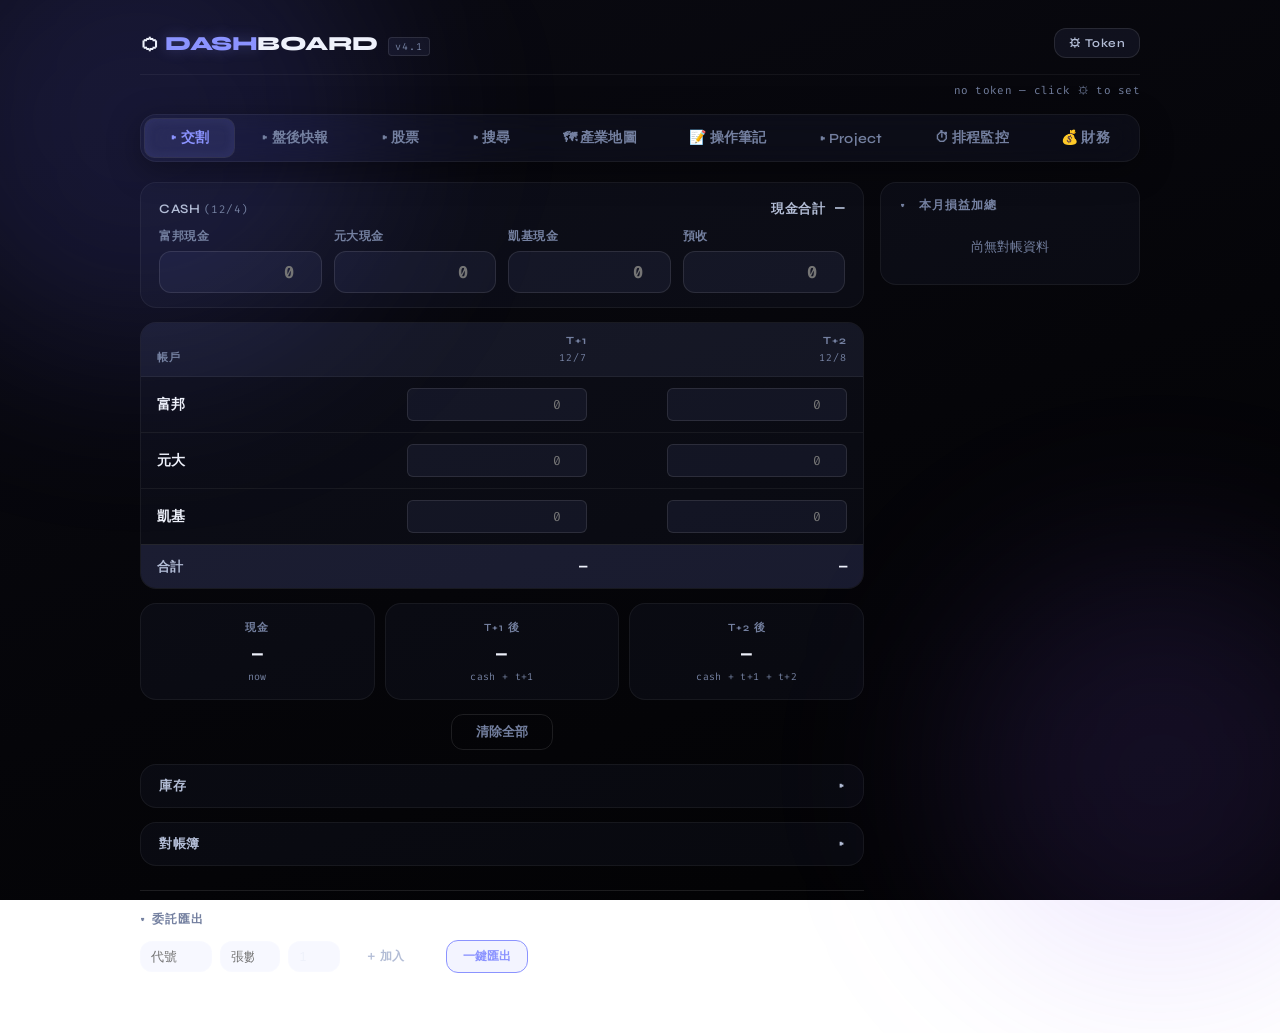
<file: index.html>
<!DOCTYPE html>
<html lang="zh-TW">
<head>
  <meta charset="UTF-8" />
  <meta name="viewport" content="width=device-width, initial-scale=1.0, viewport-fit=cover" />
  <title>Dashboard</title>
  <link rel="preconnect" href="https://fonts.googleapis.com">
  <link href="https://fonts.googleapis.com/css2?family=Fira+Code:wght@400;500;600;700&family=Syne:wght@400;600;700;800&display=swap" rel="stylesheet">
  <style>
    :root {
      --bg: #05060b;
      --surface: rgba(140,150,255,0.045);
      --surface-2: rgba(140,150,255,0.07);
      --surface-3: rgba(140,150,255,0.12);
      --border: rgba(255,255,255,0.10);
      --border-dim: rgba(255,255,255,0.055);
      --accent: #8b93ff;
      --accent-dim: rgba(139,147,255,0.10);
      --accent-glow: rgba(139,147,255,0.30);
      --text: #eef1fb;
      --text-2: #b3bdd6;
      --text-3: #7480a0;
      --pos: #2ee88a;
      --neg: #f55d6b;
      --warn: #f7b731;
      --exec: #38c9c9;
      --pri-1: #f55d6b;
      --pri-2: #f7b731;
      --pri-3: #2ee88a;
      --mono: 'Fira Code', 'SF Mono', monospace;
      --ui: 'Syne', -apple-system, sans-serif;
      --radius: 12px;
      --radius-lg: 16px;
    }

    * { box-sizing: border-box; margin: 0; padding: 0; }

    body {
      font-family: var(--ui);
      font-size: 15px;
      background: linear-gradient(160deg, #0a0a12 0%, #050509 55%, #020203 100%) fixed;
      color: var(--text);
      min-height: 100vh;
      padding: 28px 16px 60px;
      padding-left: max(16px, env(safe-area-inset-left));
      padding-right: max(16px, env(safe-area-inset-right));
      position: relative;
      overflow-x: hidden;
    }

    /* ── 電影感環境光暈 ──────────────────────── */
    body::before, body::after {
      content: '';
      position: fixed;
      border-radius: 50%;
      filter: blur(90px);
      z-index: 0;
      pointer-events: none;
    }
    body::before {
      width: 480px; height: 480px;
      background: rgba(99,102,241,0.16);
      top: -120px; left: -100px;
    }
    body::after {
      width: 420px; height: 420px;
      background: rgba(139,92,246,0.13);
      bottom: -80px; right: -90px;
    }

    .container { max-width: 1000px; margin: 0 auto; position: relative; z-index: 1; }

    /* ── Header ─────────────────────────────── */
    .header {
      display: flex;
      align-items: center;
      justify-content: space-between;
      margin-bottom: 8px;
      padding-bottom: 16px;
      border-bottom: 1px solid var(--border-dim);
    }

    .header-left { display: flex; align-items: baseline; gap: 10px; }

    .header h1 {
      font-size: 20px;
      font-weight: 800;
      letter-spacing: -0.5px;
      color: var(--text);
    }

    .header h1 span.accent { color: var(--accent); text-shadow: 0 0 14px var(--accent-glow); }

    .header-ver {
      font-family: var(--mono);
      font-size: 10px;
      color: var(--text-3);
      background: var(--surface-2);
      border: 1px solid var(--border);
      border-radius: 4px;
      padding: 2px 6px;
      letter-spacing: 1px;
    }

    .btn-token {
      font-family: var(--ui);
      font-size: 12px;
      font-weight: 600;
      letter-spacing: 0.5px;
      border: 1px solid var(--border);
      background: var(--surface-2);
      color: var(--text-2);
      border-radius: var(--radius);
      padding: 7px 14px;
      cursor: pointer;
      transition: all 0.2s;
    }
    .btn-token:hover { border-color: var(--accent); color: var(--accent); background: var(--accent-dim); }
    .btn-token.connected { border-color: rgba(34,209,126,0.4); color: var(--pos); background: rgba(34,209,126,0.06); }

    /* ── Sync Status ─────────────────────────── */
    .sync-status {
      font-family: var(--mono);
      font-size: 11px;
      color: var(--text-3);
      text-align: right;
      margin-bottom: 16px;
      min-height: 14px;
      letter-spacing: 0.3px;
    }

    /* ── Tabs ────────────────────────────────── */
    .tabs {
      display: flex;
      gap: 2px;
      margin-bottom: 20px;
      background: var(--surface);
      border: 1px solid var(--border-dim);
      border-radius: var(--radius-lg);
      padding: 4px;
      overflow-x: auto;
      -webkit-overflow-scrolling: touch;
      scrollbar-width: none;
    }
    .tabs::-webkit-scrollbar { display: none; }

    .tab-btn {
      flex: 1 0 auto;
      white-space: nowrap;
      border: none;
      background: transparent;
      border-radius: 9px;
      padding: 10px 8px;
      font-family: var(--ui);
      font-size: 14px;
      font-weight: 600;
      color: var(--text-3);
      cursor: pointer;
      transition: all 0.2s;
      letter-spacing: 0.2px;
    }
    .tab-btn:hover { color: var(--text-2); }
    a.tab-btn { display: inline-flex; align-items: center; justify-content: center; text-decoration: none; }
    .tab-btn.active {
      background: var(--surface-3);
      color: var(--accent);
      box-shadow: 0 0 0 1px var(--border), inset 0 0 12px var(--accent-dim);
    }

    /* ── Tab Panels ─────────────────────────── */
    .tab-panel { display: none; }
    .tab-panel.active { display: block; }

    /* ── Card base ───────────────────────────── */
    .card-base {
      background: var(--surface);
      border: 1px solid var(--border-dim);
      border-radius: var(--radius-lg);
    }

    /* ── 霧面玻璃質感（含 Safari 前綴） ────────── */
    .tabs, .card-base, .add-area {
      -webkit-backdrop-filter: blur(18px) saturate(130%);
      backdrop-filter: blur(18px) saturate(130%);
      box-shadow: 0 8px 32px rgba(0,0,0,0.35);
    }

    /* ── PROJECT ─────────────────────────────── */
    .add-area {
      background: var(--surface);
      border: 1px solid var(--border-dim);
      border-radius: var(--radius-lg);
      padding: 14px;
      margin-bottom: 8px;
      display: flex;
      gap: 8px;
      flex-wrap: wrap;
    }

    .add-area input[type="text"] {
      flex: 1; min-width: 160px;
      background: var(--surface-2);
      border: 1px solid var(--border);
      border-radius: var(--radius);
      padding: 9px 14px;
      font-family: var(--ui);
      font-size: 14px;
      color: var(--text);
      outline: none;
      transition: border-color 0.2s;
    }
    .add-area input[type="text"]:focus { border-color: var(--accent); }
    .add-area input[type="text"]::placeholder { color: var(--text-3); }

    .add-area select {
      background: var(--surface-2);
      border: 1px solid var(--border);
      border-radius: var(--radius);
      padding: 9px 10px;
      font-family: var(--ui);
      font-size: 13px;
      color: var(--text-2);
      outline: none;
      cursor: pointer;
    }

    .btn-add {
      background: var(--accent);
      color: #060a12;
      border: none;
      border-radius: var(--radius);
      padding: 9px 18px;
      font-family: var(--ui);
      font-size: 14px;
      font-weight: 700;
      cursor: pointer;
      white-space: nowrap;
      transition: opacity 0.2s;
    }
    .btn-add:hover { opacity: 0.85; }

    .sub-input-row {
      display: flex; gap: 8px; margin-bottom: 8px; padding: 0 2px;
    }
    .sub-input-row input, .sub-input-row textarea {
      flex: 1;
      background: var(--surface);
      border: 1px solid var(--border-dim);
      border-radius: var(--radius);
      padding: 8px 12px;
      font-family: var(--ui);
      font-size: 13px;
      color: var(--text-2);
      outline: none;
      transition: border-color 0.2s;
    }
    .sub-input-row input:focus, .sub-input-row textarea:focus {
      border-color: rgba(0,212,170,0.3);
      color: var(--text);
    }
    .sub-input-row input::placeholder, .sub-input-row textarea::placeholder { color: var(--text-3); }

    /* ── 看板（未完成／處理中／執行／審核／完成）：固定一列橫排，
       故意跳出 .container 的 1000px 上限、撐滿整個瀏覽器寬度，
       5 欄才有機會不用捲動就看完；視窗真的不夠寬時才左右滑動 ─ */
    .kanban-board {
      display: flex;
      justify-content: center;
      gap: 10px;
      margin-top: 12px;
      align-items: start;
      overflow-x: auto;
      padding-bottom: 6px;
      -webkit-overflow-scrolling: touch;
      width: 100vw;
      margin-left: calc(50% - 50vw);
      margin-right: calc(50% - 50vw);
      padding-left: 16px;
      padding-right: 16px;
      box-sizing: border-box;
    }
    .kanban-col {
      background: var(--surface);
      border: 1px solid var(--border-dim);
      border-radius: var(--radius-lg);
      padding: 10px;
      flex: 1 1 220px;
      min-width: 200px;
      max-width: 320px;
      transition: border-color 0.15s, box-shadow 0.15s;
    }
    .kanban-col.drag-over { border-color: var(--exec); box-shadow: 0 0 0 1px var(--exec), 0 0 16px rgba(56,201,201,0.25); }
    .kanban-col-head {
      display: flex;
      align-items: center;
      justify-content: center;
      gap: 7px;
      padding: 2px 2px 10px;
      margin-bottom: 8px;
      border-bottom: 2px solid var(--col-color, var(--border));
    }
    .kanban-col-label {
      font-family: var(--ui);
      font-size: 12px;
      font-weight: 700;
      color: var(--col-color, var(--text-2));
      letter-spacing: 0.3px;
      white-space: nowrap;
    }
    .kanban-col-count {
      font-family: var(--mono);
      font-size: 11px;
      color: var(--text-3);
      background: var(--surface-2);
      border-radius: 10px;
      padding: 1px 7px;
      flex-shrink: 0;
    }
    .kanban-col-body { list-style: none; min-height: 32px; }
    .kanban-empty { text-align: center; color: var(--text-3); padding: 18px 6px; font-size: 11px; font-family: var(--mono); letter-spacing: 0.3px; }

    .todo-item {
      background: var(--surface-2);
      border: 1px solid var(--border-dim);
      border-radius: var(--radius);
      padding: 10px 12px;
      margin-bottom: 8px;
      display: flex;
      flex-direction: column;
      gap: 8px;
      cursor: grab;
      transition: border-color 0.2s, box-shadow 0.2s, opacity 0.2s;
      border-left: 3px solid transparent;
    }
    .todo-item:hover { border-color: var(--border); }
    .todo-item:active { cursor: grabbing; }
    .todo-item.dragging { opacity: 0.3; }
    .todo-item.drag-over { box-shadow: 0 0 0 1px var(--accent), 0 0 12px var(--accent-glow); }
    .todo-item[data-priority="1"] { border-left-color: var(--pri-1); }
    .todo-item[data-priority="2"] { border-left-color: var(--pri-2); }
    .todo-item[data-priority="3"] { border-left-color: var(--pri-3); }

    .todo-item-top { display: flex; align-items: flex-start; gap: 8px; }
    .todo-item-controls { display: flex; align-items: center; justify-content: space-between; gap: 6px; }
    .todo-item-actions { display: flex; align-items: center; gap: 2px; }

    .drag-handle { color: var(--text-3); font-size: 16px; cursor: grab; user-select: none; flex-shrink: 0; }
    .todo-main { flex: 1; min-width: 0; }
    .todo-text { font-size: 14px; color: var(--text); word-break: break-word; display: block; cursor: pointer; line-height: 1.5; }
    .todo-text:hover { color: var(--accent); }
    .todo-note-link { font-size: 11px; color: rgba(0,212,170,0.7); text-decoration: none; display: inline-block; margin-top: 3px; font-family: var(--mono); }
    .todo-note-link:hover { color: var(--accent); text-decoration: underline; }
    .todo-desc { font-size: 12px; color: var(--text-2); margin-top: 6px; line-height: 1.6; white-space: pre-wrap; word-break: break-word; display: none; border-left: 2px solid var(--border); padding-left: 10px; }
    .todo-item.expanded .todo-desc { display: block; }

    .priority-select {
      font-family: var(--ui);
      font-size: 11px;
      border: 1px solid var(--border);
      background: var(--surface-3);
      color: var(--text-2);
      border-radius: 6px;
      padding: 3px 5px;
      outline: none;
      cursor: pointer;
      flex-shrink: 0;
      min-width: 0;
    }

    .btn-edit, .btn-delete {
      background: none; border: none; cursor: pointer;
      padding: 0 4px; flex-shrink: 0; transition: color 0.2s;
    }
    .btn-edit { color: var(--text-3); font-size: 13px; }
    .btn-edit:hover { color: var(--accent); }
    .btn-delete { color: var(--text-3); font-size: 15px; }
    .btn-delete:hover { color: var(--neg); }

    .btn-view-plan {
      width: 100%;
      text-align: left;
      background: var(--surface-3);
      border: 1px solid var(--border);
      border-radius: 7px;
      padding: 6px 9px;
      font-family: var(--ui);
      font-size: 11.5px;
      font-weight: 600;
      color: var(--exec);
      cursor: pointer;
      transition: border-color 0.2s, background 0.2s;
    }
    .btn-view-plan:hover { border-color: var(--exec); background: rgba(56,201,201,0.1); }

    .empty { text-align: center; color: var(--text-3); padding: 40px; font-size: 14px; font-family: var(--mono); letter-spacing: 0.5px; }

    /* ── 交割計算機 ───────────────────────────── */
    .calc-cash-row {
      background: var(--surface);
      border: 1px solid var(--border-dim);
      border-radius: var(--radius-lg);
      padding: 14px 18px;
      margin-bottom: 14px;
    }
    .calc-cash-head {
      display: flex;
      justify-content: space-between;
      align-items: baseline;
      flex-wrap: wrap;
      gap: 6px 16px;
      margin-bottom: 10px;
      font-size: 13px;
      font-weight: 600;
      color: var(--text-2);
      letter-spacing: 0.5px;
    }
    .calc-cash-total { white-space: nowrap; }
    .calc-cash-total #cash-total { font-family: var(--mono); font-size: 16px; margin-left: 6px; }
    .calc-cash-fields {
      display: grid;
      grid-template-columns: repeat(auto-fit, minmax(140px, 1fr));
      gap: 12px;
    }
    .calc-field { display: flex; flex-direction: column; gap: 6px; min-width: 0; }
    .calc-field[hidden] { display: none; }
    .calc-field > span {
      font-size: 12px;
      font-weight: 600;
      color: var(--text-3);
      white-space: nowrap;
      letter-spacing: 0.5px;
    }

    .cash-input {
      width: 100%;
      min-width: 0;
      background: var(--surface-2);
      border: 1px solid var(--border);
      border-radius: var(--radius);
      padding: 9px 12px;
      font-family: var(--mono);
      font-size: 17px;
      font-weight: 700;
      color: var(--text);
      text-align: right;
      outline: none;
      transition: border-color 0.2s;
    }
    .cash-input:focus { border-color: var(--accent); box-shadow: 0 0 0 3px var(--accent-dim); }

    .table-wrap {
      background: var(--surface);
      border: 1px solid var(--border-dim);
      border-radius: var(--radius-lg);
      overflow-x: auto;
      margin-bottom: 14px;
    }
    /* 交割表：固定欄寬，T+1／T+2 兩欄等寬，輸入框、表頭、合計同一條右緣對齊 */
    .calc-table { table-layout: fixed; }
    .calc-table th:first-child, .calc-table td:first-child { width: 28%; }
    .calc-table thead th { vertical-align: bottom; line-height: 1.5; }
    #tab-calc tbody td, #tab-calc tfoot td { white-space: nowrap; vertical-align: middle; }

    table { width: 100%; border-collapse: collapse; }

    thead th {
      background: var(--surface-2);
      padding: 10px 16px;
      font-family: var(--ui);
      font-size: 11px;
      color: var(--text-3);
      font-weight: 700;
      text-align: right;
      text-transform: uppercase;
      letter-spacing: 1px;
      border-bottom: 1px solid var(--border-dim);
    }
    thead th:first-child { text-align: left; }

    tbody td {
      padding: 11px 16px;
      border-bottom: 1px solid var(--border-dim);
      text-align: right;
      font-family: var(--mono);
      font-size: 14px;
      color: var(--text-2);
    }
    tbody td:first-child { text-align: left; font-family: var(--ui); font-weight: 600; color: var(--text); font-size: 14px; }
    tbody tr:last-child td { border-bottom: none; }
    tbody tr:hover td { background: var(--surface-2); }

    tfoot td {
      padding: 12px 16px;
      text-align: right;
      background: var(--surface-3);
      font-family: var(--mono);
      font-weight: 700;
      font-size: 14px;
      border-top: 1px solid var(--border);
    }
    tfoot td:first-child { text-align: left; font-family: var(--ui); color: var(--text-2); font-size: 13px; }

    .num-input {
      width: 100%;
      max-width: 180px;
      min-width: 0;
      background: var(--surface-2);
      border: 1px solid var(--border);
      border-radius: 6px;
      padding: 7px 10px;
      font-family: var(--mono);
      font-size: 13px;
      color: var(--text);
      text-align: right;
      outline: none;
      transition: border-color 0.2s;
    }
    .num-input:focus { border-color: var(--accent); }

    .pos { color: var(--pos); font-weight: 700; }
    .neg { color: var(--neg); font-weight: 700; }
    .zero { color: var(--text-3); }

    /* ── 對帳簿 / 本月損益（台股習慣：紅賺綠賠，跟上面 .pos/.neg 相反，另開 class）── */
    .pnl-up   { color: var(--neg); font-weight: 700; }
    .pnl-down { color: var(--pos); font-weight: 700; }
    /* 左右兩欄：左欄 minmax(0,1fr) + min-width:0 防止內容把欄位撐爆；右欄固定寬、頂端對齊、sticky，
       左欄對帳簿展開只會拉長左欄，不會改變右欄 */
    .calc-layout { display: grid; grid-template-columns: minmax(0, 1fr) 260px; gap: 16px; align-items: start; }
    .calc-main, .calc-side { min-width: 0; }
    .calc-side { position: sticky; top: 12px; }
    .pnl-month {
      background: var(--surface);
      border: 1px solid var(--border-dim);
      border-radius: var(--radius-lg);
      padding: 14px 18px;
    }
    .pnl-month h4 { display: flex; justify-content: space-between; align-items: baseline; gap: 8px; margin: 0 0 10px; font-size: 12px; color: var(--text-3); letter-spacing: 1px; font-weight: 700; }
    .pnl-month-row { display: flex; justify-content: space-between; align-items: baseline; gap: 10px; padding: 8px 0; border-bottom: 1px solid var(--border-dim); font-size: 13px; color: var(--text-2); }
    .pnl-month-row:last-child { border-bottom: none; }
    .pnl-month-row > span:first-child { white-space: nowrap; }
    .pnl-month-row .v { font-family: var(--mono); font-size: 15px; white-space: nowrap; text-align: right; min-width: 0; }
    .pnl-month-row.total .v { font-size: 18px; }
    .pnl-ledger { margin-top: 14px; }
    .pnl-ledger-head {
      width: 100%;
      display: flex; justify-content: space-between; align-items: center;
      background: var(--surface);
      border: 1px solid var(--border-dim);
      border-radius: var(--radius-lg);
      padding: 12px 18px;
      color: var(--text-2);
      font-family: var(--ui); font-size: 13px; font-weight: 700; letter-spacing: 0.5px;
      cursor: pointer;
    }
    .pnl-ledger-head:hover { border-color: var(--border); }
    .pnl-ledger-body { display: none; margin-top: 10px; }
    .pnl-ledger-body .table-wrap { max-height: 420px; overflow: auto; }
    .pnl-ledger-body thead th { position: sticky; top: 0; z-index: 1; background: #14151f; }
    .pnl-ledger-body tbody td:first-child { font-family: var(--mono); font-weight: 400; color: var(--text-2); font-size: 13px; }
    .pnl-ledger.open .pnl-ledger-body { display: block; }
    .pnl-ledger .arrow { transition: transform 0.15s; }
    .pnl-ledger.open .arrow { transform: rotate(90deg); }
    .pnl-ledger-body tr.pnl-mrow { cursor: pointer; background: rgba(255,255,255,0.04); }
    .pnl-ledger-body tr.pnl-mrow:hover { background: rgba(255,255,255,0.08); }
    .pnl-ledger-body tr.pnl-mrow td { font-weight: 700; white-space: nowrap; }
    .pnl-ledger-body tbody tr.pnl-mrow td:first-child { font-family: var(--ui); color: var(--text); font-weight: 700; }
    .pnl-ledger-body tr.pnl-mrow .arrow { display: inline-block; transition: transform 0.15s; }
    .pnl-ledger.open .pnl-ledger-body tr.pnl-mrow .arrow { transform: none; }
    .pnl-ledger.open .pnl-ledger-body tr.pnl-mrow.open .arrow { transform: rotate(90deg); }
    .pnl-mdays { font-family: var(--mono); font-weight: 400; font-size: 11px; color: var(--text-3); margin-left: 4px; }
    .pnl-ledger-body tr.pnl-drow[hidden] { display: none; }
    .pnl-empty { color: var(--text-3); font-family: var(--mono); font-size: 13px; text-align: center; padding: 14px; }
    /* 對帳簿卡片數 = 帳戶數 + 合計（JS 設 --pnl-cols）；表頭不換行，欄多時 table-wrap 橫向捲動 */
    .pnl-ledger-body .result-cards { grid-template-columns: repeat(var(--pnl-cols, 5), minmax(0, 1fr)); }
    .pnl-ledger-body .card-value { font-size: 16px; }
    .pnl-ledger-body thead th { white-space: nowrap; }
    /* 本月交易量：成交金額不是損益，一般顏色 */
    .pnl-vol { margin-top: 14px; }
    .pnl-vol-v { color: var(--text); font-weight: 700; }
    /* ── 庫存（holdings.json，預設收起；沿用對帳簿樣式）── */
    .hold-ledger { margin-top: 14px; }
    .hold-ledger .pnl-ledger-body .table-wrap { max-height: 560px; }
    .hold-ledger table { min-width: 780px; }
    .hold-ledger tbody td, .hold-ledger thead th, .hold-ledger tfoot td { padding-left: 10px; padding-right: 10px; white-space: nowrap; }
    /* 欄多時橫向捲動，代碼名稱欄固定在左邊 */
    .hold-ledger tbody td:first-child, .hold-ledger thead th:first-child, .hold-ledger tfoot td:first-child { position: sticky; left: 0; z-index: 1; background: #14151f; }
    .hold-ledger thead th:first-child { z-index: 2; }
    .hold-ledger tbody tr.pnl-mrow td:first-child { background: #1b1c27; }
    .hold-ledger tfoot td:first-child { background: #1b1c27; }
    .hold-ledger tbody tr.pnl-drow td:first-child { font-family: var(--ui); font-weight: 600; color: var(--text); }
    .hold-code { font-family: var(--mono); color: var(--text-2); margin-right: 6px; }
    .hold-acct { display: block; font-family: var(--ui); font-weight: 400; font-size: 11px; color: var(--text-3); margin: 2px 0 0 16px; }
    .hold-err { color: var(--text-3); font-family: var(--ui); font-weight: 400; }
    .hold-ledger .card-sub .pnl-up, .hold-ledger .card-sub .pnl-down { font-size: 11px; }
    @media (max-width: 600px) {
      .pnl-ledger-body .result-cards { grid-template-columns: repeat(2, minmax(0, 1fr)); }
    }
    /* 左欄低於 ~560px 就太擠（三張卡片＋表格），改單欄，本月損益接在下方 */
    @media (max-width: 860px) {
      .calc-layout { grid-template-columns: minmax(0, 1fr); }
      .calc-side { position: static; }
    }

    .result-cards { display: grid; grid-template-columns: repeat(3, minmax(0, 1fr)); gap: 10px; margin-bottom: 14px; }

    .card {
      background: var(--surface);
      border: 1px solid var(--border-dim);
      border-radius: var(--radius-lg);
      padding: 16px 10px;
      text-align: center;
      min-width: 0;
      transition: border-color 0.2s;
    }
    .card:hover { border-color: var(--border); }
    .card-label { font-size: 11px; color: var(--text-3); margin-bottom: 8px; text-transform: uppercase; letter-spacing: 1px; font-weight: 600; }
    .card-value { font-family: var(--mono); font-size: 18px; font-weight: 700; overflow-wrap: anywhere; line-height: 1.3; }
    .card-sub { font-family: var(--mono); font-size: 10px; color: var(--text-3); margin-top: 4px; letter-spacing: 0.3px; }

    .btn-reset {
      display: block;
      margin: 0 auto;
      font-family: var(--ui);
      font-size: 13px;
      font-weight: 600;
      border: 1px solid var(--border);
      background: transparent;
      color: var(--text-3);
      border-radius: var(--radius);
      padding: 8px 24px;
      cursor: pointer;
      transition: all 0.2s;
    }
    .btn-reset:hover { border-color: var(--neg); color: var(--neg); }

    /* ── 委託匯出 ────────────────────────────── */
    .export-section {
      margin-top: 24px;
      border-top: 1px solid var(--border);
      padding-top: 20px;
    }
    .export-section h4 {
      font-family: var(--ui);
      font-size: 12px;
      font-weight: 600;
      color: var(--text-3);
      letter-spacing: 0.08em;
      text-transform: uppercase;
      margin: 0 0 12px 0;
    }
    .export-row {
      display: flex;
      gap: 8px;
      align-items: center;
      margin-bottom: 8px;
    }
    .export-row .row-info {
      font-family: var(--mono);
      font-size: 13px;
      color: var(--text-2);
      min-width: 100px;
    }
    .export-row .row-qty {
      font-family: var(--mono);
      font-size: 12px;
      color: var(--text-3);
      min-width: 36px;
    }
    .export-batch input {
      font-family: var(--mono);
      font-size: 13px;
      background: var(--surface-2);
      border: 1px solid var(--border);
      border-radius: var(--radius);
      color: var(--text);
      padding: 6px 10px;
      outline: none;
      transition: border-color 0.15s;
    }
    .export-batch input:focus { border-color: var(--accent); }
    .export-batch .inp-code { width: 72px; }
    .export-batch .inp-name { width: 88px; }
    .export-batch .inp-qty  { width: 60px; }
    .export-row .btn-del {
      background: transparent;
      border: none;
      color: var(--text-3);
      cursor: pointer;
      font-size: 15px;
      padding: 2px 4px;
      line-height: 1;
      border-radius: 4px;
      transition: color 0.15s;
    }
    .export-row .btn-del:hover { color: var(--neg); }
    .export-batch {
      display: flex;
      gap: 8px;
      align-items: center;
      margin-top: 12px;
      flex-wrap: wrap;
    }
    .export-batch .inp-count { width: 52px; }
    .export-batch-sep {
      width: 1px;
      height: 24px;
      background: var(--border);
      margin: 0 4px;
    }
    .btn-export-add, .btn-export-csv, .btn-export-xml {
      font-family: var(--ui);
      font-size: 12px;
      font-weight: 600;
      border-radius: var(--radius);
      padding: 7px 16px;
      cursor: pointer;
      transition: all 0.15s;
    }
    .btn-export-add {
      background: transparent;
      border: 1px solid var(--border);
      color: var(--text-2);
    }
    .btn-export-add:hover { border-color: var(--accent); color: var(--accent); }
    .btn-export-csv {
      background: var(--accent-dim);
      border: 1px solid var(--accent);
      color: var(--accent);
    }
    .btn-export-csv:hover { background: var(--accent); color: #000; }
    .btn-export-xml {
      background: transparent;
      border: 1px solid var(--border);
      color: var(--text-2);
    }
    .btn-export-xml:hover { border-color: var(--pos, #00c853); color: var(--pos, #00c853); }

    /* ── Modals ──────────────────────────────── */
    .modal-overlay {
      display: none;
      position: fixed;
      inset: 0;
      background: rgba(0,0,0,0.7);
      backdrop-filter: blur(4px);
      z-index: 100;
      align-items: center;
      justify-content: center;
    }
    .modal-overlay.show { display: flex; }

    .modal {
      background: var(--surface-2);
      border: 1px solid var(--border);
      border-radius: 18px;
      padding: 28px;
      width: 90%;
      max-width: 440px;
      box-shadow: 0 24px 64px rgba(0,0,0,0.6);
    }
    .modal h2 { font-size: 17px; font-weight: 700; margin-bottom: 8px; color: var(--text); }
    .modal p { font-size: 13px; color: var(--text-2); margin-bottom: 18px; line-height: 1.7; }

    .modal input, .modal select, .modal textarea {
      width: 100%;
      background: var(--surface);
      border: 1px solid var(--border);
      border-radius: var(--radius);
      padding: 10px 14px;
      font-family: var(--ui);
      font-size: 14px;
      color: var(--text);
      outline: none;
      margin-bottom: 10px;
    }
    .modal input:focus, .modal select:focus, .modal textarea:focus {
      border-color: rgba(0,212,170,0.4);
    }
    .modal input::placeholder, .modal textarea::placeholder { color: var(--text-3); }

    .modal-btns { display: flex; gap: 8px; justify-content: flex-end; margin-top: 4px; }

    .btn-cancel {
      font-family: var(--ui);
      font-size: 13px;
      font-weight: 600;
      border: 1px solid var(--border);
      background: transparent;
      color: var(--text-2);
      border-radius: var(--radius);
      padding: 8px 18px;
      cursor: pointer;
      transition: all 0.2s;
    }
    .btn-cancel:hover { border-color: var(--text-2); }

    .btn-confirm {
      font-family: var(--ui);
      font-size: 13px;
      font-weight: 700;
      background: var(--accent);
      color: #060a12;
      border: none;
      border-radius: var(--radius);
      padding: 8px 18px;
      cursor: pointer;
      transition: opacity 0.2s;
    }
    .btn-confirm:hover { opacity: 0.85; }

    .modal-wide { max-width: 920px; width: 94%; max-height: 90vh; overflow-y: auto; }
    .modal-wide textarea {
      font-family: var(--mono);
      font-size: 15.5px;
      line-height: 1.75;
      resize: vertical;
      min-height: 560px;
    }
    .note-modal-status { font-size: 12px; color: var(--text-3); margin: -4px 0 10px; font-family: var(--mono); }

    /* ── 股票 ─────────────────────────────────── */
    .stock-input-card {
      background: var(--surface);
      border: 1px solid var(--border-dim);
      border-radius: var(--radius-lg);
      padding: 18px;
      margin-bottom: 18px;
    }
    .stock-input-card h3 {
      font-size: 11px;
      color: var(--text-3);
      margin-bottom: 12px;
      font-weight: 700;
      text-transform: uppercase;
      letter-spacing: 1px;
    }

    .stock-code-row { display: flex; gap: 8px; margin-bottom: 10px; }
    .stock-code-row input {
      width: 120px;
      background: var(--surface-2);
      border: 1px solid var(--border);
      border-radius: var(--radius);
      padding: 9px 14px;
      font-family: var(--mono);
      font-size: 15px;
      font-weight: 700;
      color: var(--text);
      outline: none;
      transition: border-color 0.2s;
      text-transform: uppercase;
    }
    .stock-code-row input:focus { border-color: var(--accent); }

    .stock-msg-textarea {
      width: 100%;
      background: var(--surface-2);
      border: 1px solid var(--border);
      border-radius: var(--radius);
      padding: 10px 14px;
      font-family: var(--ui);
      font-size: 13px;
      color: var(--text);
      outline: none;
      resize: vertical;
      min-height: 80px;
      transition: border-color 0.2s;
      margin-bottom: 10px;
      line-height: 1.6;
    }
    .stock-msg-textarea:focus { border-color: rgba(0,212,170,0.3); }
    .stock-msg-textarea::placeholder { color: var(--text-3); }

    .btn-stock-add {
      background: var(--accent);
      color: #060a12;
      border: none;
      border-radius: var(--radius);
      padding: 9px 20px;
      font-family: var(--ui);
      font-size: 13px;
      font-weight: 700;
      cursor: pointer;
      transition: opacity 0.2s;
    }
    .btn-stock-add:hover { opacity: 0.85; }
    .btn-stock-add:disabled { background: var(--surface-3); color: var(--text-3); cursor: not-allowed; opacity: 1; }

    .stock-list { display: flex; flex-direction: column; gap: 8px; }

    .stock-card {
      background: var(--surface);
      border: 1px solid var(--border-dim);
      border-radius: var(--radius);
      padding: 14px 16px;
      border-left: 3px solid var(--accent);
      cursor: pointer;
      transition: border-color 0.2s, box-shadow 0.2s;
    }
    .stock-card:hover { border-color: var(--border); box-shadow: 0 0 0 1px var(--border); }

    .stock-card-header { display: flex; align-items: center; gap: 10px; }
    .stock-card-code { font-family: var(--mono); font-size: 15px; font-weight: 700; color: var(--accent); }
    .stock-card-meta { font-family: var(--mono); font-size: 11px; color: var(--text-3); margin-left: auto; }
    .stock-card-notes { margin-top: 12px; display: none; }
    .stock-card.expanded .stock-card-notes { display: block; }

    .stock-note-item {
      border-left: 2px solid var(--border);
      padding: 6px 12px;
      margin-bottom: 8px;
      font-size: 13px;
      color: var(--text-2);
      line-height: 1.6;
    }
    .stock-note-date { font-family: var(--mono); font-size: 10px; color: var(--text-3); margin-bottom: 3px; letter-spacing: 0.5px; }

    .stock-synced-badge {
      display: inline-block;
      font-family: var(--mono);
      font-size: 10px;
      background: rgba(34,209,126,0.08);
      color: var(--pos);
      border: 1px solid rgba(34,209,126,0.2);
      border-radius: 4px;
      padding: 2px 7px;
      margin-left: 6px;
      letter-spacing: 0.5px;
    }

    /* ── 搜尋 ────────────────────────────────── */
    .search-input-card {
      background: var(--surface);
      border: 1px solid var(--border-dim);
      border-radius: var(--radius-lg);
      padding: 18px;
      margin-bottom: 16px;
    }
    .search-row { display: flex; gap: 8px; }
    .search-input {
      flex: 1;
      background: var(--surface-2);
      border: 1px solid var(--border);
      border-radius: var(--radius);
      padding: 10px 14px;
      font-family: var(--ui);
      font-size: 14px;
      color: var(--text);
      outline: none;
      transition: border-color 0.2s;
    }
    .search-input:focus { border-color: var(--accent); }
    .search-input::placeholder { color: var(--text-3); }
    .btn-search {
      background: var(--accent);
      color: #060a12;
      border: none;
      border-radius: var(--radius);
      padding: 10px 20px;
      font-family: var(--ui);
      font-size: 14px;
      font-weight: 700;
      cursor: pointer;
      transition: opacity 0.2s;
    }
    .btn-search:hover { opacity: 0.85; }
    .search-hint { font-family: var(--mono); font-size: 11px; color: var(--text-3); margin-top: 8px; letter-spacing: 0.3px; }

    .search-result-card {
      background: var(--surface);
      border: 1px solid var(--border-dim);
      border-radius: var(--radius-lg);
      padding: 20px;
      margin-bottom: 12px;
    }
    .src-header { display: flex; align-items: center; gap: 10px; margin-bottom: 16px; padding-bottom: 12px; border-bottom: 1px solid var(--border-dim); }
    .src-code { font-family: var(--mono); font-size: 18px; font-weight: 700; color: var(--accent); }
    .src-name { font-size: 15px; color: var(--text-2); }
    .src-section { margin-bottom: 14px; }
    .src-section-title { font-family: var(--mono); font-size: 11px; font-weight: 700; color: var(--accent); margin-bottom: 8px; text-transform: uppercase; letter-spacing: 1px; }
    .src-section-body { font-size: 13px; line-height: 1.75; color: var(--text-2); }
    .src-section-body ul { padding-left: 16px; margin: 4px 0; }
    .src-section-body li { margin-bottom: 4px; }
    .src-section-body h4 { font-size: 13px; color: var(--text); margin: 10px 0 4px; }
    .wiki-link { background: var(--accent-dim); color: var(--accent); border-radius: 4px; padding: 0 5px; font-size: 12px; font-family: var(--mono); }
    .src-chips { display: flex; flex-wrap: wrap; gap: 8px; margin-top: 10px; }
    .src-chip {
      background: var(--surface-2);
      color: var(--text-2);
      border: 1px solid var(--border);
      border-radius: 8px;
      padding: 6px 12px;
      font-family: var(--mono);
      font-size: 12px;
      cursor: pointer;
      transition: all 0.15s;
    }
    .src-chip:hover { background: var(--accent-dim); color: var(--accent); border-color: rgba(0,212,170,0.3); }

    /* ── 操作筆記 ──────────────────────────────── */
    .opnote-form-card {
      background: var(--surface);
      border: 1px solid var(--border-dim);
      border-radius: var(--radius-lg);
      padding: 18px;
      margin-bottom: 18px;
    }
    .opnote-inputs { display: flex; gap: 8px; margin-bottom: 10px; }
    .opnote-inputs input {
      background: var(--surface-2);
      border: 1px solid var(--border);
      border-radius: var(--radius);
      padding: 9px 14px;
      font-family: var(--mono);
      font-size: 14px;
      font-weight: 700;
      color: var(--text);
      outline: none;
      transition: border-color 0.2s;
    }
    .opnote-inputs input:first-child { width: 110px; text-transform: uppercase; }
    .opnote-inputs input:last-child { flex: 1; }
    .opnote-inputs input:focus { border-color: var(--accent); }
    .opnote-textarea {
      width: 100%;
      background: var(--surface-2);
      border: 1px solid var(--border);
      border-radius: var(--radius);
      padding: 10px 14px;
      font-family: var(--ui);
      font-size: 13px;
      color: var(--text);
      outline: none;
      resize: vertical;
      min-height: 70px;
      transition: border-color 0.2s;
      margin-bottom: 10px;
      line-height: 1.6;
      box-sizing: border-box;
    }
    .opnote-textarea:focus { border-color: rgba(0,212,170,0.3); }
    .opnote-textarea::placeholder { color: var(--text-3); }
    .opnote-paste-area {
      border: 1.5px dashed var(--border);
      border-radius: var(--radius);
      padding: 14px;
      text-align: center;
      color: var(--text-3);
      font-size: 12px;
      font-family: var(--mono);
      margin-bottom: 10px;
      cursor: pointer;
      transition: border-color 0.2s, background 0.2s;
      user-select: none;
    }
    .opnote-paste-area:hover, .opnote-paste-area.drag-over {
      border-color: var(--accent);
      background: var(--accent-dim);
      color: var(--accent);
    }
    .opnote-img-preview { display: flex; flex-wrap: wrap; gap: 8px; margin-bottom: 10px; }
    .opnote-img-wrap { position: relative; display: inline-block; }
    .opnote-preview-img { max-width: 120px; max-height: 80px; border-radius: 4px; border: 1px solid var(--border); display: block; cursor: zoom-in; }
    .opnote-img-del {
      position: absolute; top: -6px; right: -6px;
      background: var(--surface-3); border: 1px solid var(--border);
      border-radius: 50%; width: 18px; height: 18px; font-size: 10px; line-height: 16px; text-align: center;
      cursor: pointer; color: var(--text-2); padding: 0;
    }
    .opnote-img-del:hover { background: var(--neg); color: #fff; border-color: var(--neg); }
    .btn-opnote-save {
      background: var(--accent); color: #060a12;
      border: none; border-radius: var(--radius);
      padding: 9px 22px; font-family: var(--ui); font-size: 13px; font-weight: 700;
      cursor: pointer; transition: opacity 0.2s;
    }
    .btn-opnote-save:hover { opacity: 0.85; }
    .btn-opnote-save:disabled { background: var(--surface-3); color: var(--text-3); cursor: not-allowed; opacity: 1; }
    .opnote-list { display: flex; flex-direction: column; gap: 10px; }
    .opnote-card {
      background: var(--surface);
      border: 1px solid var(--border-dim);
      border-left: 3px solid rgba(0,212,170,0.4);
      border-radius: var(--radius);
      padding: 14px 16px;
    }
    .opnote-card-header { display: flex; align-items: center; gap: 8px; margin-bottom: 8px; }
    .opnote-card-code { font-family: var(--mono); font-size: 15px; font-weight: 700; color: var(--accent); }
    .opnote-card-name { font-size: 13px; color: var(--text-2); }
    .opnote-card-date { font-family: var(--mono); font-size: 11px; color: var(--text-3); margin-left: auto; }
    .opnote-del-btn {
      background: none; border: none; color: var(--text-3); font-size: 12px;
      cursor: pointer; padding: 2px 6px; border-radius: 4px; transition: color 0.15s;
    }
    .opnote-del-btn:hover { color: var(--neg); }
    .opnote-card-text { font-size: 13px; color: var(--text-2); line-height: 1.6; white-space: pre-wrap; margin-bottom: 8px; }
    .opnote-card-images { display: flex; flex-wrap: wrap; gap: 6px; margin-top: 6px; }
    .opnote-card-img { max-width: 160px; max-height: 110px; border-radius: 4px; border: 1px solid var(--border); cursor: zoom-in; transition: opacity 0.15s; }
    .opnote-card-img:hover { opacity: 0.85; }
    .opnote-status { font-family: var(--mono); font-size: 11px; color: var(--text-3); text-align: right; margin-top: 8px; }

    /* ── 盤後快報 ─────────────────────────────── */
    #tab-postmarket {
      --pm-up: var(--neg);   /* 台灣慣例：漲紅 */
      --pm-dn: var(--pos);   /* 跌綠 */
      --pm-font: -apple-system, BlinkMacSystemFont, 'PingFang TC', 'Noto Sans TC', 'Microsoft JhengHei', sans-serif;
      --pm-pad: 20px;
    }
    .pm-bar, #pm-content { max-width: 940px; margin-left: auto; margin-right: auto; }
    .pm-bar {
      display: flex; flex-wrap: nowrap; align-items: center; gap: 6px;
      margin-bottom: 14px; font-family: var(--mono); font-size: 13px; color: var(--text-2);
    }
    .pm-bar select, .pm-btn {
      background: var(--surface-2); border: 1px solid var(--border); color: var(--text);
      font-family: var(--mono); font-size: 13px; padding: 6px 10px; border-radius: 8px; height: 32px;
    }
    .pm-bar select { min-width: 0; flex: 0 1 auto; }
    .pm-btn { cursor: pointer; color: var(--text-2); white-space: nowrap; flex: none; }
    .pm-btn:hover:not(:disabled) { border-color: var(--accent); color: var(--accent); background: var(--accent-dim); }
    .pm-btn:disabled { opacity: 0.4; cursor: default; }
    .pm-updated {
      margin-left: auto; color: var(--text-3); font-size: 12px; min-width: 0;
      white-space: nowrap; overflow: hidden; text-overflow: ellipsis;
    }
    .pm-updated b { color: var(--text-2); font-weight: 600; }
    .pm-msg {
      color: var(--text-3); text-align: center; padding: 40px; font-family: var(--mono); font-size: 13px;
      background: var(--surface); border: 1px solid var(--border-dim); border-radius: var(--radius-lg); margin: 0;
    }
    .pm-msg.pm-err { color: var(--neg); }

    #pm-content {
      font-family: var(--pm-font); font-size: 14.5px; line-height: 1.75; color: var(--text-2);
      overflow-wrap: anywhere; display: flex; flex-direction: column; gap: 12px;
    }
    .pm-card {
      background: var(--surface); border: 1px solid var(--border-dim);
      border-radius: var(--radius-lg); padding: var(--pm-pad);
    }
    #pm-content h1 { font-size: 19px; color: var(--text); margin: 0; line-height: 1.4; font-weight: 700; }
    #pm-content h2 { font-size: 16px; font-weight: 700; color: var(--text); margin: 0; line-height: 1.4; }
    #pm-content h3 { font-size: 14.5px; color: var(--text); margin: 18px 0 6px; }
    #pm-content h4 { font-size: 14px; color: var(--text-2); margin: 14px 0 6px; }
    #pm-content p { margin: 8px 0; }
    #pm-content ul, #pm-content ol { padding-left: 22px; margin: 8px 0; }
    #pm-content li { margin-bottom: 6px; }
    #pm-content li::marker { color: var(--text-3); }
    #pm-content strong { color: var(--text); font-weight: 600; }
    #pm-content a { color: var(--accent); text-decoration: none; }
    #pm-content a:hover { text-decoration: underline; }
    #pm-content blockquote { margin: 8px 0; padding: 0 0 0 10px; border-left: 2px solid var(--border); }
    .pm-sec-body > :first-child, .pm-head-body > :first-child { margin-top: 0; }
    .pm-sec-body > :last-child { margin-bottom: 0; }

    /* 頂部摘要卡 */
    .pm-chips { display: flex; flex-wrap: wrap; gap: 8px; margin-top: 14px; }
    .pm-chip {
      background: var(--surface-2); border: 1px solid var(--border-dim); border-radius: 10px;
      padding: 8px 14px; min-width: 0; line-height: 1.3;
    }
    .pm-chip-l { display: block; font-size: 11.5px; color: var(--text-3); margin-bottom: 3px; }
    .pm-chip-v {
      font-family: var(--mono); font-variant-numeric: tabular-nums; font-size: 20px;
      font-weight: 600; color: var(--text); white-space: nowrap;
    }
    .pm-chip-s { font-family: var(--mono); font-size: 13px; margin-left: 6px; white-space: nowrap; }
    .pm-chip.pm-up .pm-chip-v, .pm-chip.pm-up .pm-chip-s { color: var(--pm-up); }
    .pm-chip.pm-dn .pm-chip-v, .pm-chip.pm-dn .pm-chip-s { color: var(--pm-dn); }

    /* 今日重點 */
    .pm-key { border-left: 3px solid var(--accent); background: linear-gradient(90deg, var(--accent-dim), var(--surface) 60%); }
    .pm-key-l { font-size: 12px; font-weight: 700; letter-spacing: 1px; color: var(--accent); }
    .pm-key-body { max-width: 46em; color: var(--text); font-size: 15px; line-height: 1.8; }
    .pm-key-body ol { padding-left: 20px !important; }
    .pm-key-body li { margin-bottom: 8px !important; }
    .pm-key-body li:last-child { margin-bottom: 0 !important; }

    /* 可收合卡片（摘要卡、今日重點、章節）：整列標題可點，左側 chevron 展開時轉 90° */
    .pm-fold { padding: 0; }
    .pm-fold > summary {
      list-style: none; cursor: pointer; padding: 14px var(--pm-pad);
      display: flex; align-items: center; gap: 10px; border-radius: var(--radius-lg); user-select: none;
      transition: background 0.15s;
    }
    .pm-fold > summary::-webkit-details-marker { display: none; }
    .pm-fold > summary::before {
      content: '▸'; color: var(--text-3); font-size: 12px; transition: transform 0.15s, color 0.15s; flex: none;
    }
    .pm-fold[open] > summary::before { transform: rotate(90deg); }
    .pm-fold > summary:hover { background: rgba(255,255,255,0.025); }
    .pm-fold > summary:hover::before, .pm-fold > summary:hover h1, .pm-fold > summary:hover h2 { color: var(--accent); }
    .pm-fold > summary:focus-visible { outline: 2px solid var(--accent); outline-offset: -2px; }
    .pm-sec[open] > summary { border-bottom: 1px solid var(--border-dim); border-radius: var(--radius-lg) var(--radius-lg) 0 0; }
    .pm-key[open] > summary { padding-bottom: 6px; }
    .pm-key > summary::before { color: var(--accent); }
    .pm-sec-body { padding: 14px var(--pm-pad) var(--pm-pad); }
    .pm-head-body { padding: 0 var(--pm-pad) var(--pm-pad); }
    .pm-head-body .pm-chips { margin-top: 0; }
    .pm-key-body { padding: 0 var(--pm-pad) var(--pm-pad) calc(var(--pm-pad) + 22px); }
    .pm-key:not([open]) > summary, .pm-head:not([open]) > summary { border-radius: var(--radius-lg); }

    /* 註解：小字、灰、緊湊 */
    #pm-content .pm-note {
      font-size: 0.75em; line-height: 1.55; color: var(--text-3); margin: 6px 0;
    }
    #pm-content .pm-note em, #pm-content .pm-note strong { color: inherit; font-weight: inherit; font-style: normal; }
    .pm-notes, .pm-meta { margin-top: 10px; font-size: 0.75em; line-height: 1.55; color: var(--text-3); }
    .pm-notes > summary, .pm-meta > summary {
      list-style: none; cursor: pointer; color: var(--text-3); display: inline-flex; align-items: center; gap: 5px;
      padding: 2px 8px; border: 1px solid var(--border-dim); border-radius: 6px; user-select: none;
      transition: color 0.15s, border-color 0.15s, background 0.15s;
    }
    .pm-notes > summary::-webkit-details-marker, .pm-meta > summary::-webkit-details-marker { display: none; }
    .pm-notes > summary::before, .pm-meta > summary::before { content: '▸'; font-size: 10px; transition: transform 0.15s; }
    .pm-notes[open] > summary::before, .pm-meta[open] > summary::before { transform: rotate(90deg); }
    .pm-notes > summary:hover, .pm-meta > summary:hover { color: var(--text-2); border-color: var(--border); background: var(--surface-2); }
    .pm-notes > summary:focus-visible, .pm-meta > summary:focus-visible { outline: 2px solid var(--accent); outline-offset: 1px; }
    .pm-notes[open] > summary, .pm-meta[open] > summary { margin-bottom: 6px; }
    #pm-content .pm-notes .pm-note, #pm-content .pm-meta .pm-note,
    #pm-content .pm-meta p, #pm-content .pm-meta h4 { font-size: 1em; margin: 4px 0; color: var(--text-3); }
    #pm-content .pm-meta blockquote { border: none; padding: 0; margin: 0; }
    .pm-head .pm-meta { margin-top: 12px; }

    /* 表格 */
    .pm-table-wrap {
      overflow: auto; -webkit-overflow-scrolling: touch; max-height: 72vh;
      margin: 10px 0; border: 1px solid var(--border-dim); border-radius: 8px;
    }
    .pm-table { border-collapse: separate; border-spacing: 0; width: 100%; font-family: var(--pm-font); font-size: 13px; line-height: 1.45; }
    .pm-table th {
      position: sticky; top: 0; z-index: 1; background: #121423;
      font-family: var(--mono); font-size: 11.5px; font-weight: 600; color: var(--text-3);
      padding: 6px 10px; border-bottom: 1px solid var(--border); white-space: nowrap;
    }
    .pm-table td { padding: 5px 10px; border-bottom: 1px solid var(--border-dim); vertical-align: top; min-width: 4.5em; }
    .pm-table tbody tr:nth-child(even) td { background: rgba(255,255,255,0.022); }
    .pm-table tbody tr:last-child td { border-bottom: none; }
    .pm-table tbody tr:hover td { background: var(--surface-2); }
    /* 蓋掉全域 thead th / tbody td（交易分頁用的等寬、大寫、14px） */
    #pm-content .pm-table th { letter-spacing: 0; text-transform: none; }
    #pm-content .pm-table td { font-family: var(--pm-font); font-size: inherit; font-weight: 400; color: var(--text-2); }
    #pm-content .pm-table td:first-child { color: var(--text); font-weight: 500; }
    #pm-content .pm-table .pm-r { text-align: right; font-family: var(--mono); font-variant-numeric: tabular-nums; white-space: nowrap; }
    #pm-content .pm-table .pm-c { text-align: center; }
    #pm-content .pm-table .pm-l { text-align: left; }
    #pm-content .pm-table td.pm-up, #pm-content .pm-table td.pm-up strong { color: var(--pm-up); }
    #pm-content .pm-table td.pm-dn, #pm-content .pm-table td.pm-dn strong { color: var(--pm-dn); }

    @media (max-width: 600px) {
      #tab-postmarket { --pm-pad: 13px; }
      #pm-content { font-size: 14px; gap: 10px; }
      .pm-bar { gap: 5px; font-size: 12px; }
      .pm-bar select, .pm-btn { font-size: 12px; padding: 5px 8px; height: 30px; }
      .pm-updated { font-size: 11px; }
      .pm-upd-l, .pm-fold-all-l { display: none; }
      #pm-content h1 { font-size: 17px; }
      #pm-content h2 { font-size: 15px; }
      .pm-chip { padding: 7px 10px; flex: 1 1 calc(50% - 8px); }
      .pm-chip-v { font-size: 17px; }
      .pm-chip-s { display: block; margin: 2px 0 0; }
      .pm-key-body { font-size: 14.5px; }
      .pm-table { font-size: 12.5px; }
      .pm-table td { min-width: 5em; }
      /* 手機上文字欄位不要被擠窄 → 寧可整張表水平滑動 */
      #pm-content .pm-table td.pm-l:not(:first-child) { min-width: 11em; }
    }

    @media (max-width: 480px) {
      .num-input { font-size: 12px; padding: 7px 8px; }
      #tab-calc thead th, #tab-calc tbody td, #tab-calc tfoot td { padding-left: 10px; padding-right: 10px; }
      .calc-cash-fields { grid-template-columns: 1fr 1fr; }
      .result-cards { grid-template-columns: 1fr; }
      .tabs { gap: 1px; }
      .tab-btn { font-size: 12px; padding: 8px 10px; flex: 0 0 auto; }
      .daily-bar { flex-wrap: wrap; }
    }

    /* ── Daily Summary Bar ────────────────────── */
    .daily-bar {
      background: var(--surface);
      border: 1px solid var(--border-dim);
      border-left: 3px solid var(--accent);
      border-radius: var(--radius);
      padding: 9px 14px;
      margin-bottom: 14px;
      display: none;
      align-items: flex-start;
      gap: 10px;
    }
    .daily-bar-label {
      font-family: var(--mono);
      font-size: 10px;
      font-weight: 700;
      color: var(--accent);
      text-transform: uppercase;
      letter-spacing: 1.2px;
      white-space: nowrap;
      padding-top: 1px;
    }
    .daily-bar-items {
      font-family: var(--mono);
      font-size: 14px;
      color: var(--text-2);
      display: flex;
      flex-wrap: wrap;
      gap: 4px 20px;
      line-height: 1.7;
    }
    .daily-bar-item::before { content: '▸ '; color: var(--accent); }

    /* ── 通用區塊收合（daily-bar、其他分頁有標題的卡片）──
       標題加 .dash-fold-head（JS 套用），區塊收合時加 .dash-collapsed，只藏標題以外的子元素 */
    .dash-fold-head { cursor: pointer; user-select: none; transition: color 0.15s; }
    .dash-fold-head::before {
      content: '▸'; display: inline-block; margin-right: 6px; font-size: 0.9em;
      transform: rotate(90deg); transition: transform 0.15s;
    }
    .dash-collapsed > .dash-fold-head::before { transform: none; }
    .dash-fold-head:hover { color: var(--text) !important; }
    .dash-fold-head:focus-visible { outline: 2px solid var(--accent); outline-offset: 2px; border-radius: 4px; }
    .dash-collapsed > :not(.dash-fold-head) { display: none !important; }
    .dash-collapsed > .dash-fold-head { margin-bottom: 0 !important; }
    .pnl-month > h4.dash-fold-head { justify-content: flex-start; }
    .pnl-month > h4.dash-fold-head > span { margin-left: auto; }

    /* ── 排程監控 ─────────────────────────────── */
    .mon-head {
      display: flex; flex-wrap: wrap; align-items: center; gap: 10px 18px;
      margin-bottom: 14px; font-family: var(--mono); font-size: 13px; color: var(--text-2);
    }
    .mon-head b { color: var(--text); font-weight: 600; }
    .mon-head .mon-tz { color: var(--text-3); }
    .mon-refresh {
      margin-left: auto; background: var(--surface-2); border: 1px solid var(--border);
      color: var(--text-2); font-family: var(--mono); font-size: 12px;
      padding: 6px 12px; border-radius: 8px; cursor: pointer;
    }
    .mon-refresh:hover { border-color: var(--accent); color: var(--accent); background: var(--accent-dim); }
    .mon-error {
      color: var(--neg); font-family: var(--mono); font-size: 13px;
      padding: 12px 14px; border: 1px solid var(--border); border-radius: var(--radius); margin-bottom: 12px;
    }
    .mon-table-wrap { overflow-x: auto; border: 1px solid var(--border-dim); border-radius: var(--radius); }
    .mon-table { width: 100%; border-collapse: collapse; font-size: 12px; }
    .mon-table th, .mon-table td { white-space: nowrap; }
    .mon-table th {
      text-align: left; font-family: var(--mono); font-size: 11px; font-weight: 500;
      color: var(--text-3); padding: 10px 12px; border-bottom: 1px solid var(--border); white-space: nowrap;
    }
    .mon-table td { padding: 7px 10px; border-bottom: 1px solid var(--border-dim); color: var(--text); vertical-align: middle; }
    .mon-table tr.mon-grp-start td { border-top: 1px solid var(--border); }
    .mon-table tbody tr:first-child td { border-top: none; }
    .mon-table td.mon-bot { font-weight: 600; vertical-align: top; border-right: 1px solid var(--border-dim); }
    .mon-ellip { display: block; overflow: hidden; text-overflow: ellipsis; white-space: nowrap; }
    .mon-bot .mon-ellip { max-width: 140px; }
    .mon-table th.mon-name, .mon-table td.mon-name { text-align: right; }
    .mon-name .mon-ellip { display: inline-block; max-width: 200px; vertical-align: bottom; text-align: right; }
    .mon-note .mon-ellip { max-width: 260px; }
    .mon-table tr:last-child td { border-bottom: none; }
    .mon-table .mon-mono { font-family: var(--mono); font-size: 12px; color: var(--text-2); white-space: nowrap; }
    .mon-table .mon-note { color: var(--text-2); font-size: 12px; }
    .mon-status { display: inline-flex; align-items: center; gap: 6px; white-space: nowrap; }
    .mon-dot { width: 10px; height: 10px; border-radius: 50%; flex-shrink: 0; }
    .mon-cells { display: flex; flex-wrap: nowrap; gap: 3px; }
    .mon-cell { width: 14px; height: 14px; border-radius: 3px; flex-shrink: 0; }
    .mon-green { background: var(--pos); box-shadow: 0 0 6px rgba(46,232,138,0.45); }
    .mon-yellow { background: var(--warn); box-shadow: 0 0 6px rgba(247,183,49,0.45); }
    .mon-red { background: var(--neg); box-shadow: 0 0 6px rgba(245,93,107,0.45); }
    .mon-gray { background: var(--text-3); opacity: 0.55; }
    .mon-cell.mon-empty { background: transparent; border: 1px dashed var(--border); }
    .mon-legend { margin-top: 10px; font-family: var(--mono); font-size: 11px; color: var(--text-3); }

    /* ══ v4.1 動態效果與互動 ══════════════════════════════════════════
       所有動畫 150–300ms；prefers-reduced-motion 時在檔尾統一關掉 */
    :root {
      --ease-spring: cubic-bezier(.34, 1.4, .64, 1);
      --ease-out: cubic-bezier(.22, 1, .36, 1);
    }
    .sr-only { position: absolute; width: 1px; height: 1px; padding: 0; margin: -1px; overflow: hidden; clip: rect(0,0,0,0); white-space: nowrap; border: 0; }

    /* 分頁切換淡入（只動 opacity，不影響 sticky / 100vw 看板） */
    .tab-panel.active { animation: fx-fade-in 200ms ease-out; }
    @keyframes fx-fade-in { from { opacity: 0; } }
    @keyframes fx-fade-out { to { opacity: 0; } }

    /* ── 吐司通知 ── */
    .toast-stack {
      position: fixed; right: 20px; bottom: 20px; z-index: 10001;
      display: flex; flex-direction: column; align-items: flex-end; gap: 8px;
      pointer-events: none; max-width: min(380px, calc(100vw - 24px));
    }
    .toast {
      pointer-events: auto; display: flex; align-items: flex-start; gap: 10px;
      padding: 11px 14px; max-width: 100%;
      background: rgba(18,20,34,0.95); color: var(--text);
      border: 1px solid var(--border); border-left: 3px solid var(--accent); border-radius: var(--radius);
      box-shadow: 0 12px 32px rgba(0,0,0,0.45);
      -webkit-backdrop-filter: blur(12px); backdrop-filter: blur(12px);
      font-family: var(--ui); font-size: 13px; font-weight: 600; line-height: 1.5;
      cursor: pointer; animation: toast-in 240ms var(--ease-spring) both;
    }
    .toast-ico { flex: none; font-family: var(--mono); font-weight: 700; color: var(--accent); }
    .toast-msg { min-width: 0; overflow-wrap: anywhere; }
    .toast-success { border-left-color: var(--pos); }
    .toast-success .toast-ico { color: var(--pos); }
    .toast-error { border-left-color: var(--neg); }
    .toast-error .toast-ico { color: var(--neg); }
    .toast.out { animation: toast-out 180ms ease-in forwards; }
    @keyframes toast-in { from { opacity: 0; transform: translateY(12px) scale(.96); } }
    @keyframes toast-out { to { opacity: 0; transform: translateY(8px) scale(.96); } }
    @media (max-width: 640px) {
      .toast-stack {
        left: 12px; right: 12px; max-width: none; align-items: center;
        bottom: calc(12px + env(safe-area-inset-bottom));
      }
    }

    /* ── 骨架畫面（shimmer） ── */
    .skel { position: relative; overflow: hidden; background: rgba(255,255,255,0.055); border-radius: 6px; }
    .skel::after {
      content: ''; position: absolute; inset: 0; transform: translateX(-100%);
      background: linear-gradient(90deg, transparent, rgba(255,255,255,0.09), transparent);
      animation: skel-shimmer 1.3s ease-in-out infinite;
    }
    @keyframes skel-shimmer { to { transform: translateX(100%); } }
    .skel-line { height: 11px; margin: 10px 0; }
    .skel-title { height: 16px; margin: 2px 0 14px; }
    .skel-chips { display: flex; flex-wrap: wrap; gap: 8px; }
    .skel-chip { height: 48px; width: 130px; border-radius: 10px; }
    .skel-box {
      background: var(--surface); border: 1px solid var(--border-dim);
      border-left: 3px solid var(--border); border-radius: var(--radius); padding: 14px 16px;
    }
    .skel-row { display: flex; align-items: center; gap: 10px; }
    .skel-row .skel { height: 14px; }
    .skel-img { width: 140px; height: 80px; margin-top: 10px; border-radius: 4px; }
    .skel-sq { width: 14px; height: 14px; border-radius: 3px; flex-shrink: 0; }
    .mon-table tr.skel-tr td { padding-top: 11px; padding-bottom: 11px; }
    .mon-table tr.skel-tr .skel-line { margin: 0; }
    .is-refreshing { opacity: .55; transition: opacity .2s; }

    /* ── 按鈕載入狀態（共用 setBtnLoading） ── */
    .btn-spin {
      display: inline-block; width: .95em; height: .95em; margin-right: 6px; vertical-align: -0.15em;
      border: 2px solid currentColor; border-right-color: transparent; border-radius: 50%;
      animation: btn-spin .7s linear infinite;
    }
    @keyframes btn-spin { to { transform: rotate(360deg); } }
    button.is-loading, button.is-loading:hover { cursor: progress; opacity: .72; }
    .btn-stock-add.is-loading:disabled, .btn-opnote-save.is-loading:disabled { background: var(--accent); color: #060a12; opacity: .72; }

    /* ── 搖晃（欄位驗證失敗） ── */
    .shake { animation: fx-shake 280ms ease; }
    @keyframes fx-shake {
      0%, 100% { transform: translateX(0); }
      20% { transform: translateX(-6px); } 40% { transform: translateX(5px); }
      60% { transform: translateX(-4px); } 80% { transform: translateX(2px); }
    }
    .field-error, .field-error:focus { border-color: var(--neg) !important; box-shadow: 0 0 0 3px rgba(245,93,107,0.15); }

    /* ── 展開收合（JS 量高度做動畫，這裡只處理「收合中」的箭頭與標題樣式） ── */
    .dash-fold-head[aria-expanded="false"]::before { transform: none; }
    .stock-card.expanded.fold-closing .stock-card-notes { pointer-events: none; }
    .pnl-ledger.open.fold-closing > .pnl-ledger-head .arrow { transform: none; }
    .pnl-ledger.open .pnl-ledger-body tr.pnl-mrow.open.fold-closing .arrow { transform: none; }
    .pm-fold.pm-closing > summary::before,
    .pm-notes.pm-closing > summary::before,
    .pm-meta.pm-closing > summary::before { transform: none; }
    .pm-sec.pm-closing > summary { border-bottom: none; border-radius: var(--radius-lg); }
    .pm-key.pm-closing > summary { padding-bottom: 14px; }
    .pm-notes.pm-closing > summary, .pm-meta.pm-closing > summary { margin-bottom: 0; }

    /* ── 彈窗：桌面淡入＋縮放，手機 bottom sheet ── */
    .modal-overlay.show { animation: fx-fade-in 200ms ease-out; }
    .modal-overlay.show .modal { animation: modal-in 240ms var(--ease-spring); }
    .modal-overlay.closing { animation: fx-fade-out 180ms ease-in forwards; }
    .modal-overlay.closing .modal { animation: modal-out 180ms ease-in forwards; }
    @keyframes modal-in { from { opacity: 0; transform: translateY(8px) scale(.96); } }
    @keyframes modal-out { to { opacity: 0; transform: scale(.97); } }
    @keyframes sheet-in { from { transform: translateY(100%); } }
    @keyframes sheet-out { to { transform: translateY(100%); } }

    /* 操作筆記圖片燈箱 */
    .img-lightbox {
      position: fixed; inset: 0; z-index: 9999; background: rgba(0,0,0,0.85);
      display: flex; align-items: center; justify-content: center; cursor: zoom-out;
      animation: fx-fade-in 200ms ease-out;
    }
    .img-lightbox-sheet { display: contents; }
    .img-lightbox img {
      display: block; max-width: 92vw; max-height: 92vh; border-radius: 8px;
      box-shadow: 0 8px 40px rgba(0,0,0,0.5); animation: modal-in 240ms var(--ease-spring);
    }
    .img-lightbox.closing { animation: fx-fade-out 180ms ease-in forwards; }
    .img-lightbox.closing img { animation: modal-out 180ms ease-in forwards; }

    @media (max-width: 640px) {
      .modal-overlay { align-items: flex-end; }
      .modal, .modal-wide {
        width: 100%; max-width: none; max-height: 90vh; max-height: 90dvh;
        overflow-y: auto; overscroll-behavior: contain; -webkit-overflow-scrolling: touch;
        background: rgba(16,18,30,0.97); border-bottom: none; border-radius: 20px 20px 0 0;
        padding: 10px 18px calc(18px + env(safe-area-inset-bottom));
      }
      .modal::before {
        content: ''; display: block; width: 38px; height: 4px; border-radius: 2px;
        background: rgba(255,255,255,0.18); margin: 0 auto 16px;
      }
      .modal input, .modal select, .modal textarea { font-size: 16px; }   /* iOS 聚焦不放大 */
      .modal-wide textarea { min-height: 45vh; font-size: 15px; }
      .modal-overlay.show .modal { animation: sheet-in 280ms var(--ease-out); }
      .modal-overlay.closing .modal { animation: sheet-out 220ms ease-in forwards; }
      .modal-overlay.closing, .img-lightbox.closing { animation-duration: 220ms; }   /* 等 sheet 滑完才移除 */

      .img-lightbox { align-items: flex-end; }
      .img-lightbox-sheet {
        display: block; width: 100%; max-height: 92vh; max-height: 92dvh; overflow-y: auto;
        overscroll-behavior: contain; background: rgba(16,18,30,0.97); border-radius: 20px 20px 0 0;
        padding: 10px 12px calc(12px + env(safe-area-inset-bottom));
        animation: sheet-in 280ms var(--ease-out);
      }
      .img-lightbox-sheet::before {
        content: ''; display: block; width: 38px; height: 4px; border-radius: 2px;
        background: rgba(255,255,255,0.18); margin: 0 auto 10px;
      }
      .img-lightbox img { width: 100%; height: auto; max-width: 100%; max-height: none; box-shadow: none; animation: none; }
      .img-lightbox.closing img { animation: none; }
      .img-lightbox.closing .img-lightbox-sheet { animation: sheet-out 220ms ease-in forwards; }
    }

    /* ── 排程監控：近 7 天色塊 popover ── */
    .mon-cell {
      cursor: pointer; transition: transform .15s;
      -webkit-touch-callout: none; -webkit-user-select: none; user-select: none;
      -webkit-tap-highlight-color: transparent;
    }
    .mon-cell:hover, .mon-cell.mon-cell-active { transform: scale(1.25); }
    .mon-cell:focus { outline: none; }
    .mon-cell:focus-visible { transform: scale(1.25); box-shadow: 0 0 0 2px var(--accent); }
    .mon-pop {
      position: fixed; z-index: 1000; min-width: 170px; max-width: min(280px, calc(100vw - 16px));
      background: rgba(18,20,34,0.97); border: 1px solid var(--border); border-radius: 10px;
      padding: 9px 12px; box-shadow: 0 12px 32px rgba(0,0,0,0.5);
      font-family: var(--mono); font-size: 12px; color: var(--text-2); line-height: 1.65;
      animation: pop-in 160ms var(--ease-out);
    }
    .mon-pop-row { display: flex; gap: 10px; }
    .mon-pop-k { flex: none; color: var(--text-3); }
    .mon-pop-v { color: var(--text); min-width: 0; overflow-wrap: anywhere; display: inline-flex; align-items: center; gap: 6px; }
    .mon-pop-v .mon-dot { width: 8px; height: 8px; }
    @keyframes pop-in { from { opacity: 0; transform: translateY(4px) scale(.97); } }

    /* ── 手機盤後快報工具列：允許換行，更新時間自己一行並完整顯示 ── */
    @media (max-width: 640px) {
      .pm-bar { flex-wrap: wrap; row-gap: 6px; }
      .pm-updated {
        flex: 1 0 100%; order: 10; margin-left: 0;
        white-space: normal; overflow: visible; text-overflow: clip; overflow-wrap: anywhere;
      }
      .pm-upd-l { display: inline; }
    }

    /* ── 減少動態 ── */
    @media (prefers-reduced-motion: reduce) {
      *, *::before, *::after {
        animation-duration: 1ms !important; animation-iteration-count: 1 !important;
        transition-duration: 1ms !important; scroll-behavior: auto !important;
      }
      .skel::after { animation: none !important; display: none; }
      .btn-spin { animation-duration: 1.6s !important; animation-iteration-count: infinite !important; }
    }
  </style>
</head>
<body>
<div class="container">

  <!-- Header -->
  <div class="header">
    <div class="header-left">
      <h1>⬡ <span class="accent">DASH</span>BOARD</h1>
      <span class="header-ver">v4.1</span>
    </div>
    <button class="btn-token" id="token-btn" onclick="openTokenModal()">⚙ Token</button>
  </div>

  <div class="sync-status" id="sync-status">initializing...</div>

  <!-- Daily Summary Bar（永遠顯示，不隨分頁切換） -->
  <div class="daily-bar" id="daily-bar">
    <span class="daily-bar-label" id="daily-bar-date" title="點擊收合／展開">昨日</span>
    <div class="daily-bar-items" id="daily-bar-items"></div>
  </div>

  <!-- Tabs -->
  <div class="tabs">
    <button class="tab-btn active" onclick="switchTab('calc', this)">▸ 交割</button>
    <button class="tab-btn" onclick="switchTab('postmarket', this)">▸ 盤後快報</button>
    <button class="tab-btn" onclick="switchTab('stocks', this)">▸ 股票</button>
    <button class="tab-btn" onclick="switchTab('search', this)">▸ 搜尋</button>
    <button class="tab-btn" onclick="switchTab('industry', this)">🗺 產業地圖</button>
    <button class="tab-btn" onclick="switchTab('opnotes', this)">📝 操作筆記</button>
    <button class="tab-btn" onclick="switchTab('project', this)">▸ Project</button>
    <button class="tab-btn" onclick="switchTab('monitor', this)">⏱ 排程監控</button>
    <a class="tab-btn" href="finance.html">💰 財務</a>
  </div>

  <!-- Project Tab -->
  <div class="tab-panel" id="tab-project">
    <div class="add-area">
      <input type="text" id="new-todo" placeholder="新增專案..." />
      <select id="new-priority">
        <option value="1">🔴 高</option>
        <option value="2" selected>🟠 中</option>
        <option value="3">🟢 低</option>
      </select>
      <button class="btn-add" onclick="addTodo()">新增</button>
    </div>
    <div class="sub-input-row">
      <input type="text" id="new-note" placeholder="Obsidian 筆記連結（選填）" />
    </div>
    <div class="sub-input-row" style="margin-bottom:4px;">
      <textarea id="new-desc" rows="2" placeholder="描述（選填）"></textarea>
    </div>

    <div class="kanban-board" id="kanban-board"></div>
  </div>

  <!-- 交割計算機 Tab -->
  <div class="tab-panel active" id="tab-calc">
   <div class="calc-layout">
   <div class="calc-main">
    <div class="calc-cash-row">
      <div class="calc-cash-head">
        <span>CASH <span id="date-today" style="color:var(--text-3);font-size:11px;font-family:var(--mono);font-weight:400;"></span></span>
        <span class="calc-cash-total">現金合計 <span id="cash-total">—</span></span>
      </div>
      <div class="calc-cash-fields">
        <label class="calc-field"><span>富邦現金</span>
          <input class="cash-input" type="number" id="calc-cash-fubon" placeholder="0" oninput="calcRecalc()" /></label>
        <label class="calc-field"><span>元大現金</span>
          <input class="cash-input" type="number" id="calc-cash-yuanta" placeholder="0" oninput="calcRecalc()" /></label>
        <label class="calc-field"><span>凱基現金</span>
          <input class="cash-input" type="number" id="calc-cash-kgi" placeholder="0" oninput="calcRecalc()" /></label>
        <label class="calc-field"><span>預收</span>
          <input class="cash-input" type="number" id="calc-prepaid" placeholder="0" oninput="calcRecalc()" /></label>
        <!-- 其他現金：尚未獨立現金格的帳戶，只有不為 0 時才顯示 -->
        <label class="calc-field" id="calc-cash-other-field" hidden><span>其他現金</span>
          <input class="cash-input" type="number" id="calc-cash-other" placeholder="0" oninput="calcRecalc()" /></label>
      </div>
    </div>

    <div class="table-wrap">
      <table class="calc-table">
        <thead>
          <tr>
            <th>帳戶</th>
            <th>T+1<br><span id="date-t1" style="font-size:10px;color:var(--text-3);font-weight:400;font-family:var(--mono);"></span></th>
            <th>T+2<br><span id="date-t2" style="font-size:10px;color:var(--text-3);font-weight:400;font-family:var(--mono);"></span></th>
          </tr>
        </thead>
        <tbody id="calc-rows"></tbody>
        <tfoot>
          <tr>
            <td>合計</td>
            <td id="sum-t1">—</td>
            <td id="sum-t2">—</td>
          </tr>
        </tfoot>
      </table>
    </div>

    <div class="result-cards">
      <div class="card">
        <div class="card-label">現金</div>
        <div class="card-value" id="res-cash">—</div>
        <div class="card-sub">now</div>
      </div>
      <div class="card">
        <div class="card-label">T+1 後</div>
        <div class="card-value" id="res-t1">—</div>
        <div class="card-sub">cash + t+1</div>
      </div>
      <div class="card">
        <div class="card-label">T+2 後</div>
        <div class="card-value" id="res-t2">—</div>
        <div class="card-sub">cash + t+1 + t+2</div>
      </div>
    </div>

    <button class="btn-reset" onclick="calcReset()">清除全部</button>

    <!-- 庫存（holdings.json，預設收起） -->
    <div class="pnl-ledger hold-ledger" id="hold-ledger">
      <button class="pnl-ledger-head" onclick="toggleHoldLedger()">
        <span>庫存 <span class="pnl-mdays" id="hold-updated"></span></span><span class="arrow">▸</span>
      </button>
      <div class="pnl-ledger-body" id="hold-ledger-body">
        <div class="pnl-empty">尚無庫存資料</div>
      </div>
    </div>

    <!-- 對帳簿（pnl.json，預設收起） -->
    <div class="pnl-ledger" id="pnl-ledger">
      <button class="pnl-ledger-head" onclick="togglePnlLedger()">
        <span>對帳簿</span><span class="arrow">▸</span>
      </button>
      <div class="pnl-ledger-body" id="pnl-ledger-body">
        <div class="pnl-empty">尚無對帳資料</div>
      </div>
    </div>

    <!-- 委託匯出 -->
    <div class="export-section">
      <h4>委託匯出</h4>
      <div id="export-rows">
        <!-- 由 JS 動態產生 -->
      </div>
      <div class="export-batch">
        <input class="inp-code"  type="text"   id="batch-code"  placeholder="代號" maxlength="6" />
        <input class="inp-qty"   type="number" id="batch-qty"   placeholder="張數" min="1" />
        <input class="inp-count" type="number" id="batch-count" placeholder="筆數" value="1" min="1" max="99" />
        <button class="btn-export-add" onclick="exportBatchAdd()">＋ 加入</button>
        <div class="export-batch-sep"></div>
        <button class="btn-export-csv" onclick="exportAll()">一鍵匯出</button>
      </div>
    </div>
   </div>

   <!-- 右側：本月損益加總 -->
   <div class="calc-side">
    <div class="pnl-month" id="pnl-month">
      <h4>本月損益加總</h4>
      <div class="pnl-empty">尚無對帳資料</div>
    </div>
   </div>
   </div>
  </div>

  <!-- 股票 Tab -->
  <div class="tab-panel" id="tab-stocks">
    <div class="stock-input-card">
      <h3>新增消息 — 代號由 Claude 自動辨識</h3>
      <textarea class="stock-msg-textarea" id="stock-msg-input" placeholder="直接輸入消息，例如：台積電今天法說會上調 CoWoS 產能目標，訂單能見度到 2027..."></textarea>
      <button class="btn-stock-add" onclick="addStockNote()">新增</button>
    </div>
    <div class="stock-list" id="stock-list">
      <p style="color:var(--text-3);text-align:center;padding:20px;font-family:var(--mono);font-size:13px;">切換到此 tab 後自動載入</p>
    </div>
  </div>

  <!-- 搜尋 Tab -->
  <div class="tab-panel" id="tab-search">
    <div class="search-input-card">
      <div class="search-row">
        <input type="text" class="search-input" id="search-input"
          placeholder="股票代號（2330）、公司名（台積電）、或關鍵字（CoWoS、液冷散熱）..."
          onkeydown="if(event.key==='Enter')doSearch()" />
        <button class="btn-search" onclick="doSearch()">搜尋</button>
      </div>
      <div class="search-hint">4碼代號 → 個股供應鏈 ｜ 關鍵字 → 主題概念股</div>
    </div>
    <div id="search-results"></div>
  </div>

  <!-- 盤後快報 Tab
       資料來源：盤後主播（每天約 21:30–22:00 產生 tw-postmarket-YYYYMMDD.md）
       → box 上的 /workspace/bot-monitor/postmarket_sync.py（清理 Gmail 章節與本機路徑）
       → 上傳到本 repo 的 postmarket/index.json 與 postmarket/YYYYMMDD.md（公開，同源讀取不需 token） -->
  <div class="tab-panel" id="tab-postmarket">
    <div class="pm-bar">
      <button class="pm-btn" id="pm-prev" onclick="pmStep(1)" disabled title="前一天" aria-label="前一天">◀</button>
      <select id="pm-date" onchange="pmSelect(this.value)" aria-label="選擇日期"></select>
      <button class="pm-btn" id="pm-next" onclick="pmStep(-1)" disabled title="後一天" aria-label="後一天">▶</button>
      <button class="pm-btn" id="pm-fold-all" onclick="pmFoldAll()" disabled title="全部展開" aria-label="全部展開"><span class="pm-fold-all-l">全部</span><span id="pm-fold-all-t">展開</span></button>
      <span class="pm-updated"><span class="pm-upd-l">最後更新 </span><b id="pm-updated">—</b></span>
    </div>
    <div id="pm-content"><p class="pm-msg">切換到此 tab 後自動載入</p></div>
  </div>

  <!-- Industry Map Tab -->
  <div class="tab-panel" id="tab-industry">
    <style>
      #tab-industry { padding: 0; }
      #industry-iframe { width:100%; height:calc(100vh - 120px); border:none; border-radius:8px; }
    </style>
    <iframe id="industry-iframe" src="industry_map.html" loading="lazy"></iframe>
  </div>

  <!-- 操作筆記 Tab -->
  <div class="tab-panel" id="tab-opnotes">
    <div class="opnote-form-card">
      <div class="opnote-inputs">
        <input id="opnote-code" placeholder="代碼" maxlength="6" />
        <input id="opnote-name" placeholder="名稱（選填）" />
      </div>
      <textarea class="opnote-textarea" id="opnote-text" placeholder="備註內容..."></textarea>
      <div class="opnote-paste-area" id="opnote-paste-area" tabindex="0">
        📋 點這裡或直接 Ctrl+V 貼上截圖
      </div>
      <div class="opnote-img-preview" id="opnote-img-preview"></div>
      <button class="btn-opnote-save" onclick="saveOpNote()">儲存筆記</button>
      <span class="opnote-status" id="opnote-status"></span>
    </div>
    <div class="opnote-list" id="opnote-list">
      <p style="color:var(--text-3);text-align:center;padding:20px;font-family:var(--mono);font-size:13px;">切換到此 tab 後自動載入</p>
    </div>
  </div>

  <!-- 排程監控 Tab -->
  <div class="tab-panel" id="tab-monitor">
    <div class="mon-head">
      <span>更新時間 <b id="mon-generated">—</b> <span class="mon-tz">(台北 UTC+8)</span></span>
      <span>今日 <b id="mon-trading">—</b></span>
      <button class="mon-refresh" id="mon-refresh" onclick="loadMonitor(true)">↻ 重新整理</button>
    </div>
    <div class="mon-error" id="mon-error" style="display:none"></div>
    <div class="mon-table-wrap">
      <table class="mon-table">
        <thead>
          <tr>
            <th>Bot</th><th class="mon-name">任務</th><th>排程</th><th>LINE</th><th>今日狀態</th><th>最後執行</th><th>說明</th><th>近 7 天（← 今天 · 較早 →）</th>
          </tr>
        </thead>
        <tbody id="mon-tbody">
          <!-- 由 loadMonitor() 先填骨架畫面 -->
        </tbody>
      </table>
    </div>
    <div class="mon-legend">最左格 = 今天，往右為較早日期；點擊（手機可長按）格子查看日期、狀態與備註</div>
  </div>

</div>

<!-- Token Modal -->
<div class="modal-overlay" id="token-modal">
  <div class="modal">
    <h2>設定 GitHub Token</h2>
    <p>Token 存在瀏覽器裡，不會上傳。<br>需要 <strong>Contents: Read and write</strong> 權限（kuangame/todolist repo）。</p>
    <input type="password" id="token-input" placeholder="github_pat_xxxxxxxx" style="font-family:var(--mono);" />
    <div class="modal-btns">
      <button class="btn-cancel" onclick="closeTokenModal()">取消</button>
      <button class="btn-confirm" onclick="saveToken()">儲存並連線</button>
    </div>
  </div>
</div>

<!-- 庫存密碼 Modal -->
<div class="modal-overlay" id="hold-pw-modal">
  <div class="modal">
    <h2>解鎖庫存</h2>
    <p>庫存資料已加密，輸入密碼後才會顯示。關閉分頁就會重新上鎖。</p>
    <input type="password" id="hold-pw-input" placeholder="密碼" autocomplete="current-password" style="font-family:var(--mono);" />
    <p id="hold-pw-err" style="color:var(--neg);margin:8px 0 0;min-height:1.2em;"></p>
    <div class="modal-btns">
      <button class="btn-cancel" onclick="holdPwCancel()">取消</button>
      <button class="btn-confirm" onclick="holdPwSubmit()">解鎖</button>
    </div>
  </div>
</div>

<!-- 編輯 Modal -->
<div class="modal-overlay" id="edit-modal">
  <div class="modal">
    <h2>編輯項目</h2>
    <input type="text" id="edit-text" placeholder="專案名稱" />
    <select id="edit-priority">
      <option value="1">🔴 高</option>
      <option value="2">🟠 中</option>
      <option value="3">🟢 低</option>
    </select>
    <input type="text" id="edit-note" placeholder="Obsidian 筆記（選填）" />
    <textarea id="edit-desc" rows="3" placeholder="描述（選填）"></textarea>
    <div class="modal-btns">
      <button class="btn-cancel" onclick="closeEditModal()">取消</button>
      <button class="btn-confirm" onclick="saveEdit()">儲存</button>
    </div>
  </div>
</div>

<div class="modal-overlay" id="note-modal">
  <div class="modal modal-wide">
    <h2 id="note-modal-title">專案筆記</h2>
    <div class="note-modal-status" id="note-modal-status"></div>
    <textarea id="note-modal-content" placeholder="載入中..."></textarea>
    <div class="modal-btns">
      <button class="btn-cancel" onclick="closeNoteModal()">取消</button>
      <button class="btn-confirm" onclick="saveNoteModal()">儲存</button>
    </div>
  </div>
</div>

<script>
  const REPO = 'kuangame/todolist';
  const VAULT = 'MyBrain';
  const ACCOUNTS = ['富邦', '元大', '凱基'];

  // ── UI 共用：減少動態偵測 ─────────────────────────────────
  const RM_QUERY = window.matchMedia ? window.matchMedia('(prefers-reduced-motion: reduce)') : null;
  function reduceMotion() { return !!(RM_QUERY && RM_QUERY.matches); }

  // ── 吐司通知（取代 alert；破壞性動作仍用 confirm）──────────
  const TOAST_ICONS = { success: '✓', error: '!', info: 'i' };
  function showToast(msg, type = 'info', ms = 3000) {
    if (!TOAST_ICONS[type]) type = 'info';
    let stack = document.getElementById('toast-stack');
    if (!stack) {
      stack = document.createElement('div');
      stack.id = 'toast-stack';
      stack.className = 'toast-stack';
      stack.setAttribute('aria-live', 'polite');
      document.body.appendChild(stack);
    }
    const t = document.createElement('div');
    t.className = `toast toast-${type}`;
    t.setAttribute('role', type === 'error' ? 'alert' : 'status');
    t.title = '點擊關閉';
    const ico = document.createElement('span');
    ico.className = 'toast-ico';
    ico.setAttribute('aria-hidden', 'true');
    ico.textContent = TOAST_ICONS[type];
    const txt = document.createElement('span');
    txt.className = 'toast-msg';
    txt.textContent = msg;
    t.append(ico, txt);
    let timer = null;
    const close = () => {
      if (t.classList.contains('out')) return;
      clearTimeout(timer);
      t.classList.add('out');
      t.addEventListener('animationend', () => t.remove(), { once: true });
      setTimeout(() => t.remove(), 400);   // animationend 沒來（分頁在背景等）也一定移除
    };
    t.addEventListener('click', close);
    timer = setTimeout(close, ms);
    stack.appendChild(t);
    while (stack.children.length > 5) stack.firstElementChild.remove();
    return t;
  }

  // ── 欄位搖晃（驗證失敗）─────────────────────────────────────
  function shakeEl(el) {
    if (!el) return;
    el.classList.remove('shake');
    void el.offsetWidth;   // 重新觸發動畫
    el.classList.add('shake', 'field-error');
    el.addEventListener('animationend', () => el.classList.remove('shake'), { once: true });
    clearTimeout(el._fieldErrTimer);
    el._fieldErrTimer = setTimeout(() => el.classList.remove('shake', 'field-error'), 1200);
  }

  // ── 按鈕載入狀態：小轉圈 + disabled，結束後還原原本內容 ─────────
  function setBtnLoading(btn, on, text) {
    if (!btn) return;
    if (on) {
      if (btn.classList.contains('is-loading')) return;
      btn.dataset.idleHtml = btn.innerHTML;
      btn.dataset.idleDisabled = btn.disabled ? '1' : '';
      btn.disabled = true;
      btn.classList.add('is-loading');
      btn.setAttribute('aria-busy', 'true');
      btn.innerHTML = '<span class="btn-spin" aria-hidden="true"></span>' + (text ? esc(text) : btn.dataset.idleHtml);
    } else {
      if (!btn.classList.contains('is-loading')) return;
      btn.innerHTML = btn.dataset.idleHtml;
      btn.disabled = btn.dataset.idleDisabled === '1';
      btn.classList.remove('is-loading');
      btn.removeAttribute('aria-busy');
      delete btn.dataset.idleHtml;
      delete btn.dataset.idleDisabled;
    }
  }

  // ── 骨架畫面 ───────────────────────────────────────────────
  const SKEL_SR = '<span class="sr-only">載入中…</span>';
  function skelLines(widths) { return widths.map(w => `<div class="skel skel-line" style="width:${w}%"></div>`).join(''); }
  const SKEL = {
    pm: () => SKEL_SR +
      `<div class="pm-card"><div class="skel skel-title" style="width:42%"></div><div class="skel-chips">${'<div class="skel skel-chip"></div>'.repeat(4)}</div></div>` +
      `<div class="pm-card">${skelLines([28, 92, 84, 66])}</div>` +
      [0, 1, 2].map(() => `<div class="pm-card"><div class="skel skel-title" style="width:30%"></div>${skelLines([96, 88, 72])}</div>`).join(''),
    stock: (n = 4) => SKEL_SR + Array.from({ length: n }, (_, i) =>
      `<div class="skel-box"><div class="skel-row"><div class="skel" style="width:52px"></div><div class="skel" style="width:${70 + (i % 3) * 18}px"></div><div class="skel" style="width:96px;margin-left:auto"></div></div></div>`).join(''),
    opnote: (n = 3) => SKEL_SR + Array.from({ length: n }, (_, i) =>
      `<div class="skel-box"><div class="skel-row"><div class="skel" style="width:52px"></div><div class="skel" style="width:80px"></div><div class="skel" style="width:76px;margin-left:auto"></div></div>${skelLines([90 - i * 12, 64])}${i === 0 ? '<div class="skel skel-img"></div>' : ''}</div>`).join(''),
    search: () => SKEL_SR +
      `<div class="search-result-card"><div class="skel-row" style="margin-bottom:18px"><div class="skel" style="width:60px;height:18px"></div><div class="skel" style="width:110px"></div></div>` +
      [0, 1, 2].map(() => `<div class="skel" style="width:80px;height:10px;margin:16px 0 4px"></div>${skelLines([95, 86, 58])}`).join('') + '</div>',
    monRows: (n = 6) => Array.from({ length: n }, (_, i) =>
      `<tr class="skel-tr">${[70, 120, 110, 24, 70, 110, 150].map((w, k) =>
        `<td><div class="skel skel-line" style="width:${k === 1 ? w - (i % 3) * 20 : w}px"></div></td>`).join('')}` +
      `<td><div class="mon-cells">${'<span class="skel skel-sq"></span>'.repeat(7)}</div></td></tr>`).join(''),
  };

  // ── 展開收合動畫（量高度 + Web Animations；狀態切換本身不變）──────
  const FOLD_OPEN_MS = 260, FOLD_CLOSE_MS = 200;
  const FOLD_EASE_OPEN = 'cubic-bezier(.3, 1.22, .55, 1)';   // 微彈簧
  const FOLD_EASE_CLOSE = 'cubic-bezier(.4, 0, .2, 1)';
  const _foldAnims = new WeakMap();
  const _foldOverflow = new WeakMap();
  function foldRestore(el) {
    if (_foldOverflow.has(el)) { el.style.overflow = _foldOverflow.get(el); _foldOverflow.delete(el); }
    _foldAnims.delete(el);
  }
  function foldCanAnimate(el) { return !!el.animate && !reduceMotion() && el.getClientRects().length > 0; }
  function runHeightAnim(el, from, to, open, finish) {
    if (Math.abs(to - from) < 1) { foldRestore(el); finish(); return; }
    if (!_foldOverflow.has(el)) _foldOverflow.set(el, el.style.overflow);
    el.style.overflow = 'hidden';
    const anim = el.animate([{ height: from + 'px' }, { height: to + 'px' }], {
      duration: open ? FOLD_OPEN_MS : FOLD_CLOSE_MS,
      easing: open ? FOLD_EASE_OPEN : FOLD_EASE_CLOSE,
    });
    _foldAnims.set(el, anim);
    anim.onfinish = () => { if (_foldAnims.get(el) !== anim) return; foldRestore(el); finish(); };
    anim.oncancel = () => { if (_foldAnims.get(el) === anim) foldRestore(el); };
  }
  // class 型收合：setOpen(bool) 必須是同步、可重複呼叫的狀態設定。
  // 收合時先保持展開、加 .fold-closing（給箭頭用），動畫結束才真的收起
  function foldIsOpen(rawOpen, markEl) { return rawOpen && !markEl.classList.contains('fold-closing'); }
  function animateFold(el, open, setOpen, markEl) {
    const mark = markEl || el;
    const prev = _foldAnims.get(el);
    if (!foldCanAnimate(el)) {
      if (prev) prev.cancel();
      mark.classList.remove('fold-closing');
      setOpen(open);
      return;
    }
    const from = el.getBoundingClientRect().height;
    if (prev) prev.cancel();
    mark.classList.remove('fold-closing');
    setOpen(open);
    const to = el.getBoundingClientRect().height;
    if (!open) { setOpen(true); mark.classList.add('fold-closing'); }
    runHeightAnim(el, from, to, open, () => {
      if (!open) { mark.classList.remove('fold-closing'); setOpen(false); }
    });
  }

  // ── 彈窗開關（關閉時播動畫再移除 .show）────────────────────
  function openModal(id) {
    const m = document.getElementById(id);
    m.classList.remove('closing');
    m.classList.add('show');
  }
  function closeModal(id) {
    const m = document.getElementById(id);
    if (!m.classList.contains('show') || m.classList.contains('closing')) return;
    if (reduceMotion()) { m.classList.remove('show'); return; }
    m.classList.add('closing');
    const end = () => { if (m.classList.contains('closing')) m.classList.remove('closing', 'show'); };
    const onEnd = e => { if (e.target !== m) return; m.removeEventListener('animationend', onEnd); end(); };
    m.addEventListener('animationend', onEnd);
    setTimeout(end, 350);
  }

  // ── Tab ───────────────────────────────────────────────────
  function switchTab(name, btn) {
    document.querySelectorAll('.tab-panel').forEach(p => p.classList.remove('active'));
    document.querySelectorAll('.tab-btn').forEach(b => b.classList.remove('active'));
    document.getElementById('tab-' + name).classList.add('active');
    btn.classList.add('active');
    if (btn.scrollIntoView) btn.scrollIntoView({ inline: 'nearest', block: 'nearest' });
  }

  // ── Token ─────────────────────────────────────────────────
  function getToken() { return localStorage.getItem('gh_token') || ''; }

  function openTokenModal() {
    document.getElementById('token-input').value = getToken();
    openModal('token-modal');
  }
  function closeTokenModal() { closeModal('token-modal'); }

  async function saveToken() {
    const input = document.getElementById('token-input');
    const t = input.value.trim();
    if (!t) { shakeEl(input); return; }
    const btn = document.querySelector('#token-modal .btn-confirm');
    if (btn.classList.contains('is-loading')) return;
    localStorage.setItem('gh_token', t);
    setBtnLoading(btn, true, '連線中…');
    try {
      const [ok] = await Promise.all([loadTodos(), loadCalc(), loadPnl(), loadHoldings()]);
      if (ok) {
        closeTokenModal();
        showToast('Token 已儲存，已連線 GitHub', 'success');
      } else {
        showToast('Token 已儲存，但連線失敗，請確認權限', 'error');
      }
    } catch (e) {
      showToast('連線失敗：' + (e && e.message ? e.message : e), 'error');
    } finally {
      setBtnLoading(btn, false);
    }
  }

  function setSyncStatus(msg) { document.getElementById('sync-status').textContent = msg; }

  function updateTokenBtn(connected) {
    const btn = document.getElementById('token-btn');
    btn.textContent = connected ? '⚙ Token 已設定' : '⚙ Token';
    btn.className = 'btn-token' + (connected ? ' connected' : '');
  }

  // ── GitHub API 通用（MYBRAIN_REPO 常數見下方「操作筆記」區塊）────
  async function ghGet(file, repo = REPO) {
    const res = await fetch(`https://api.github.com/repos/${repo}/contents/${file}?t=${Date.now()}`, {
      headers: { Authorization: `token ${getToken()}`, Accept: 'application/vnd.github.v3+json' },
      cache: 'no-store'
    });
    if (res.status === 404) return null;
    if (!res.ok) throw new Error(`HTTP ${res.status}`);
    return res.json();
  }

  async function ghPut(file, content, sha, message, repo = REPO) {
    const body = { message, content: btoa(unescape(encodeURIComponent(content))) };
    if (sha) body.sha = sha;
    const res = await fetch(`https://api.github.com/repos/${repo}/contents/${file}`, {
      method: 'PUT',
      headers: {
        Authorization: `token ${getToken()}`,
        Accept: 'application/vnd.github.v3+json',
        'Content-Type': 'application/json',
      },
      body: JSON.stringify(body),
    });
    if (!res.ok) throw new Error(`HTTP ${res.status}`);
    return res.json();
  }

  // ── PROJECT（看板：未完成／處理中／執行／審核／完成）─────────
  // 未完成→處理中：project-patrol.sh 寫完 Obsidian 行動步驟筆記後自動推進。
  // 處理中→執行：使用者確認計畫沒問題，手動拖曳過去。
  // 執行→審核：自動實作完成後自動推進。
  // 審核→完成：使用者在對話中口頭跟 Claude 確認才移動，面板上不放按鈕。
  const STATUSES = [
    { key: 'todo',   label: '未完成', md: ' ', color: 'var(--text-3)' },
    { key: 'doing',  label: '處理中', md: '/', color: 'var(--warn)' },
    { key: 'exec',   label: '執行',   md: '!', color: 'var(--exec)' },
    { key: 'review', label: '審核',   md: '?', color: 'var(--accent)' },
    { key: 'done',   label: '完成',   md: 'x', color: 'var(--pos)' },
  ];
  const STATUS_BY_MD = Object.fromEntries(STATUSES.map(s => [s.md, s.key]));
  const MD_BY_STATUS = Object.fromEntries(STATUSES.map(s => [s.key, s.md]));

  let todos = [];
  let dragSrcIdx = null;
  let todosSha = null;

  async function loadTodos() {
    if (!getToken()) { setSyncStatus('no token — click ⚙ to set'); render(); return false; }
    setSyncStatus('syncing...');
    try {
      const data = await ghGet('todos.md');
      if (!data) {
        todos = JSON.parse(localStorage.getItem('todos') || '[]');
        todosSha = null;
      } else {
        todosSha = data.sha;
        todos = parseTodosMd(b64decode(data.content));
        localStorage.setItem('todos', JSON.stringify(todos));
      }
      updateTokenBtn(true);
      setSyncStatus(`synced — ${new Date().toLocaleTimeString()}`);
      render();
      return true;
    } catch (e) {
      setSyncStatus('sync error: ' + e.message);
      todos = JSON.parse(localStorage.getItem('todos') || '[]');
      render();
      return false;
    }
  }

  async function saveTodos() {
    localStorage.setItem('todos', JSON.stringify(todos));
    if (!getToken()) return;
    try {
      const result = await ghPut('todos.md', buildTodosMd(), todosSha,
        `update todos [${new Date().toLocaleString('zh-TW')}]`);
      todosSha = result.content.sha;
      setSyncStatus(`synced — ${new Date().toLocaleTimeString()}`);
    } catch (e) { setSyncStatus('sync error: ' + e.message); }
  }

  function parseTodosMd(md) {
    const priorityMap = { '🔴 高': 1, '🟠 中': 2, '🟢 低': 3 };
    const result = [];
    for (const line of md.split('\n')) {
      const m = line.match(/^- \[( |x|\/|\?|!)\] (🔴 高|🟠 中|🟢 低) (.+?)( — \[\[(.+?)\]\])?$/);
      if (m) {
        result.push({
          status: STATUS_BY_MD[m[1]] || 'todo', // 舊資料只有 ' '/'x'，自然對應到 todo/done
          priority: priorityMap[m[2]] || 2,
          text: m[3].trim(), note: m[5] || null, desc: null,
        });
      } else if (result.length > 0 && line.startsWith('  > ')) {
        result[result.length-1].desc = line.slice(4);
      }
    }
    return result;
  }

  function buildTodosMd() {
    const lbl = { 1:'🔴 高', 2:'🟠 中', 3:'🟢 低' };
    return ['---', `synced: ${new Date().toISOString()}`, '---', '', '# 專案清單', '',
      ...todos.flatMap(t => {
        const lines = [`- [${MD_BY_STATUS[t.status] || ' '}] ${lbl[t.priority]} ${t.text}${t.note?` — [[${t.note}]]`:''}`];
        if (t.desc) lines.push(`  > ${t.desc}`);
        return lines;
      }), ''].join('\n');
  }

  function render() {
    const board = document.getElementById('kanban-board');
    board.innerHTML = STATUSES.map(col => {
      const items = todos.filter(t => t.status === col.key);
      const cardsHtml = items.length ? items.map(t => {
        const i = todos.indexOf(t);
        const noteHtml = t.note
          ? `<a class="todo-note-link" href="obsidian://open?vault=${encodeURIComponent(VAULT)}&file=${encodeURIComponent(t.note)}" onclick="event.stopPropagation()">⬡ ${esc(t.note)}</a>`
          : '';
        const descHtml = t.desc ? `<div class="todo-desc">${esc(t.desc)}</div>` : '';
        const planBtnHtml = t.note
          ? `<button class="btn-view-plan" onclick="openNoteModal(${i})">📄 查看規劃內容</button>`
          : '';
        return `<li class="todo-item" data-priority="${t.priority}"
            draggable="true" ondragstart="dragStart(event,${i})" ondragover="dragOver(event)" ondrop="drop(event,${i})" ondragend="dragEnd(event)">
          <div class="todo-item-top">
            <span class="drag-handle">⠿</span>
            <div class="todo-main">
              <span class="todo-text" onclick="toggleExpand(this)">${esc(t.text)}${t.desc?' <span style="color:var(--text-3);font-size:10px;">▾</span>':''}</span>
              ${noteHtml}${descHtml}
            </div>
          </div>
          ${planBtnHtml}
          <div class="todo-item-controls">
            <select class="priority-select" onchange="changePriority(${i},this.value)">
              <option value="1" ${t.priority==1?'selected':''}>🔴 高</option>
              <option value="2" ${t.priority==2?'selected':''}>🟠 中</option>
              <option value="3" ${t.priority==3?'selected':''}>🟢 低</option>
            </select>
            <div class="todo-item-actions">
              <button class="btn-edit" onclick="openEditModal(${i})" title="編輯">✎</button>
              <button class="btn-delete" onclick="deleteTodo(${i})">✕</button>
            </div>
          </div>
        </li>`;
      }).join('') : '<div class="kanban-empty">— empty —</div>';
      return `<div class="kanban-col" ondragover="dragOver(event)" ondrop="dropOnColumn(event, '${col.key}')">
        <div class="kanban-col-head" style="--col-color:${col.color}">
          <span class="kanban-col-label">${col.label}</span>
          <span class="kanban-col-count">${items.length}</span>
        </div>
        <ul class="kanban-col-body">${cardsHtml}</ul>
      </div>`;
    }).join('');
  }

  function esc(s) {
    if (!s) return '';
    return s.replace(/&/g,'&amp;').replace(/</g,'&lt;').replace(/>/g,'&gt;').replace(/"/g,'&quot;');
  }

  function addTodo() {
    const input = document.getElementById('new-todo');
    const text = input.value.trim();
    if (!text) return;
    todos.push({ text, priority: parseInt(document.getElementById('new-priority').value), status: 'todo',
      note: document.getElementById('new-note').value.trim() || null,
      desc: document.getElementById('new-desc').value.trim() || null });
    todos.sort((a,b) => a.priority - b.priority);
    saveTodos(); render();
    input.value = '';
    document.getElementById('new-note').value = '';
    document.getElementById('new-desc').value = '';
    input.focus();
  }

  document.getElementById('new-todo').addEventListener('keydown', e => { if (e.key==='Enter') addTodo(); });

  let editingIdx = null;
  function openEditModal(i) {
    editingIdx = i; const t = todos[i];
    document.getElementById('edit-text').value = t.text;
    document.getElementById('edit-priority').value = t.priority;
    document.getElementById('edit-note').value = t.note || '';
    document.getElementById('edit-desc').value = t.desc || '';
    openModal('edit-modal');
  }
  function closeEditModal() { editingIdx = null; closeModal('edit-modal'); }
  function saveEdit() {
    if (editingIdx === null) return;
    const text = document.getElementById('edit-text').value.trim();
    if (!text) return;
    todos[editingIdx] = { ...todos[editingIdx], text,
      priority: parseInt(document.getElementById('edit-priority').value),
      note: document.getElementById('edit-note').value.trim() || null,
      desc: document.getElementById('edit-desc').value.trim() || null };
    closeEditModal(); saveTodos(); render();
  }

  // ── 專案筆記（讀寫 MyBrain repo 裡的 Obsidian 筆記，例如 project-patrol
  // 寫的「## 行動步驟」內容）──────────────────────────────────
  let noteModalPath = null;
  let noteModalSha = null;
  async function openNoteModal(i) {
    const t = todos[i];
    if (!t.note) return;
    noteModalPath = `${t.note}.md`;
    noteModalSha = null;
    document.getElementById('note-modal-title').textContent = t.note;
    const ta = document.getElementById('note-modal-content');
    ta.value = '';
    const statusEl = document.getElementById('note-modal-status');
    statusEl.textContent = '讀取中...';
    openModal('note-modal');
    try {
      const data = await ghGet(noteModalPath, MYBRAIN_REPO);
      if (!data) {
        statusEl.textContent = '筆記還不存在，儲存後會自動建立';
      } else {
        noteModalSha = data.sha;
        ta.value = b64decode(data.content);
        statusEl.textContent = '';
      }
    } catch (e) {
      statusEl.textContent = '讀取失敗：' + e.message;
    }
  }
  function closeNoteModal() {
    closeModal('note-modal');
    noteModalPath = null; noteModalSha = null;
  }
  async function saveNoteModal() {
    if (!noteModalPath) return;
    const content = document.getElementById('note-modal-content').value;
    const statusEl = document.getElementById('note-modal-status');
    statusEl.textContent = '儲存中...';
    try {
      const result = await ghPut(noteModalPath, content, noteModalSha,
        `update note [${new Date().toLocaleString('zh-TW')}]`, MYBRAIN_REPO);
      noteModalSha = result.content.sha;
      statusEl.textContent = '已儲存 — ' + new Date().toLocaleTimeString();
    } catch (e) {
      statusEl.textContent = '儲存失敗：' + e.message;
    }
  }

  function toggleExpand(el) {
    const li = el.closest('.todo-item');
    const open = !foldIsOpen(li.classList.contains('expanded'), li);
    animateFold(li, open, s => li.classList.toggle('expanded', s));
  }
  // 股票卡展開（股票清單、PENDING 卡共用）
  function toggleStockCard(card) {
    const open = !foldIsOpen(card.classList.contains('expanded'), card);
    animateFold(card, open, s => card.classList.toggle('expanded', s));
  }
  function deleteTodo(i) { todos.splice(i,1); saveTodos(); render(); }
  function changePriority(i, v) { todos[i].priority = parseInt(v); saveTodos(); render(); }
  function dragStart(e,i) { dragSrcIdx=i; e.currentTarget.classList.add('dragging'); e.dataTransfer.effectAllowed='move'; }
  function dragOver(e) { e.preventDefault(); e.dataTransfer.dropEffect='move'; e.currentTarget.classList.add('drag-over'); }

  // 大部分欄位轉換是自動的（未完成→處理中由 patrol、執行→審核由實作機制、
  // 審核→完成要在對話裡口頭確認），面板拖曳只允許同欄內重新排序。
  // 唯一的例外：處理中→執行，使用者確認規劃沒問題後要能自己手動拖過去。
  function canAdvance(srcStatus, dstStatus) {
    return srcStatus === dstStatus || (srcStatus === 'doing' && dstStatus === 'exec');
  }

  function drop(e,i) {
    e.preventDefault();
    e.stopPropagation();
    if (dragSrcIdx===null || dragSrcIdx===i) return;
    const srcStatus = todos[dragSrcIdx].status;
    const dstStatus = todos[i].status;
    if (!canAdvance(srcStatus, dstStatus)) return;
    if (srcStatus !== dstStatus) todos[dragSrcIdx].status = dstStatus;
    todos.splice(i,0,todos.splice(dragSrcIdx,1)[0]);
    saveTodos(); render();
  }

  // 欄位本身（不是卡片）也要能接住拖曳，不然「執行」欄一開始是空的，
  // 沒有任何卡片可以當拖放目標，會完全拖不進去。
  function dropOnColumn(e, statusKey) {
    e.preventDefault();
    if (dragSrcIdx===null) return;
    const srcStatus = todos[dragSrcIdx].status;
    if (!canAdvance(srcStatus, statusKey)) return;
    const item = todos.splice(dragSrcIdx, 1)[0];
    item.status = statusKey;
    todos.push(item);
    saveTodos(); render();
  }

  function dragEnd(e) {
    dragSrcIdx = null;
    document.querySelectorAll('.todo-item, .kanban-col').forEach(el => el.classList.remove('dragging','drag-over'));
  }

  // ── 工作日計算 ─────────────────────────────────────────────
  const TW_HOLIDAYS = new Set([
    '2026-01-01','2026-01-02',
    '2026-02-16','2026-02-17','2026-02-18',
    '2026-02-19','2026-02-20','2026-02-23',
    '2026-02-28',
    '2026-04-03','2026-04-04','2026-04-05','2026-04-06',
    '2026-05-01',
    '2026-06-19','2026-06-20',
    '2026-09-25','2026-09-26',
    '2026-10-09','2026-10-10',
  ]);

  function localDateStr(d) {
    return d.getFullYear() + '-' + String(d.getMonth()+1).padStart(2,'0') + '-' + String(d.getDate()).padStart(2,'0');
  }

  function parseLocalDate(str) {
    const [y, m, d] = str.split('-').map(Number);
    return new Date(y, m - 1, d);
  }

  function isWorkDay(d) {
    const day = d.getDay();
    if (day === 0 || day === 6) return false;
    return !TW_HOLIDAYS.has(localDateStr(d));
  }

  function addWorkDays(date, n) {
    let d = new Date(date); d.setHours(0, 0, 0, 0);
    let count = 0;
    while (count < n) { d.setDate(d.getDate() + 1); if (isWorkDay(d)) count++; }
    return d;
  }

  function countWorkDaysBetween(from, to) {
    let d = new Date(from); d.setHours(0, 0, 0, 0);
    const end = new Date(to); end.setHours(0, 0, 0, 0);
    let count = 0;
    while (d < end) { d.setDate(d.getDate() + 1); if (isWorkDay(d)) count++; }
    return count;
  }

  function fmtDate(d) { return `${d.getMonth() + 1}/${d.getDate()}`; }

  function updateCalcDates() {
    const today = new Date(); today.setHours(0, 0, 0, 0);
    document.getElementById('date-today').textContent = `(${fmtDate(today)})`;
    document.getElementById('date-t1').textContent = fmtDate(addWorkDays(today, 1));
    document.getElementById('date-t2').textContent = fmtDate(addWorkDays(today, 2));
  }

  // ── 交割計算機 ─────────────────────────────────────────────
  let calcSha = null;
  // 現金依券商拆開：富邦／元大／凱基各一格；沒有現金格的帳戶 T+1 才滾進 cashOther
  const CASH_FIELD = { 富邦: 'cashFubon', 元大: 'cashYuanta', 凱基: 'cashKGI' };
  const cashFieldOf = acc => CASH_FIELD[acc] || 'cashOther';

  function emptyCalcData() {
    return { cashFubon: '', cashYuanta: '', cashKGI: '', cashOther: '', prepaid: '',
      accounts: { 富邦:{t1:'',t2:''}, 元大:{t1:'',t2:''}, 凱基:{t1:'',t2:''} }, lastDate: null };
  }
  let calcData = emptyCalcData();

  // 補齊欄位＋舊資料相容：舊版只有單一 cash → 放進富邦現金，元大留空
  function normalizeCalcData(d) {
    d = d || {};
    if (d.cash !== undefined && d.cashFubon === undefined && d.cashYuanta === undefined) {
      d.cashFubon = d.cash;
      d.cashYuanta = '';
    }
    delete d.cash;
    ['cashFubon', 'cashYuanta', 'cashKGI', 'cashOther', 'prepaid'].forEach(k => { if (d[k] == null) d[k] = ''; });
    d.accounts = d.accounts || {};
    ACCOUNTS.forEach(acc => { d.accounts[acc] = { t1: '', t2: '', ...(d.accounts[acc] || {}) }; });
    if (d.lastDate === undefined) d.lastDate = null;
    return d;
  }

  function buildCalcRows() {
    updateCalcDates();
    document.getElementById('calc-cash-fubon').value = calcData.cashFubon || '';
    document.getElementById('calc-cash-yuanta').value = calcData.cashYuanta || '';
    document.getElementById('calc-cash-kgi').value = calcData.cashKGI || '';
    document.getElementById('calc-cash-other').value = calcData.cashOther || '';
    document.getElementById('calc-cash-other-field').hidden = !(parseFloat(calcData.cashOther) || 0);
    document.getElementById('calc-prepaid').value = calcData.prepaid || '';
    document.getElementById('calc-rows').innerHTML = ACCOUNTS.map(acc => `
      <tr>
        <td>${acc}</td>
        ${['t1','t2'].map(f => `<td><input class="num-input" type="number" id="calc-${acc}-${f}"
          value="${calcData.accounts[acc]?.[f] || ''}" placeholder="0" oninput="calcRecalc()" /></td>`).join('')}
      </tr>`).join('');
  }

  function rollCalcIfNeeded() {
    return; // 2026-11-04 使用者要求：不自動換日清交割款，以券商同步為準
    if (!calcData.lastDate) return;
    const today = new Date(); today.setHours(0, 0, 0, 0);
    const last = parseLocalDate(calcData.lastDate);
    const days = countWorkDaysBetween(last, today);
    if (days <= 0) return;

    // 今天 08:00 同步已把各家現金寫成券商可用餘額（含當日交割），T+1 不能再加一次
    const syncedToday = calcData.cashSyncDate === new Date().toLocaleDateString('sv-SE', { timeZone: 'Asia/Taipei' });

    // 各帳戶的 T+1 交割進自己的現金格（富邦→富邦現金、元大→元大現金、凱基→凱基現金）
    const settleT1 = () => ACCOUNTS.forEach(acc => {
      const t1 = parseFloat(calcData.accounts[acc].t1) || 0;
      if (!t1) return;
      const k = cashFieldOf(acc);
      if (syncedToday && k !== 'cashOther') return;
      calcData[k] = String((parseFloat(calcData[k]) || 0) + t1);
    });

    for (let i = 0; i < Math.min(days, 2); i++) {
      settleT1();
      ACCOUNTS.forEach(acc => {
        calcData.accounts[acc].t1 = calcData.accounts[acc].t2;
        calcData.accounts[acc].t2 = '';
      });
    }
    if (days >= 3) {
      settleT1();
      ACCOUNTS.forEach(acc => { calcData.accounts[acc].t1 = ''; calcData.accounts[acc].t2 = ''; });
    }
    calcData.lastDate = localDateStr(today);
  }

  function calcVal(id) { const v = parseFloat(document.getElementById(id)?.value); return isNaN(v) ? 0 : v; }

  function fmtNum(n) {
    const s = Math.abs(n).toLocaleString('zh-TW', { maximumFractionDigits: 0 });
    return (n < 0 ? '-' : (n > 0 ? '+' : '')) + s;
  }

  function setColored(id, n) {
    const el = document.getElementById(id);
    if (!el) return;
    el.textContent = fmtNum(n);
    el.className = n > 0 ? 'pos' : n < 0 ? 'neg' : 'zero';
  }

  function calcRecalc() {
    const today = new Date(); today.setHours(0,0,0,0);
    calcData.lastDate = localDateStr(today);
    calcData.cashFubon = document.getElementById('calc-cash-fubon').value;
    calcData.cashYuanta = document.getElementById('calc-cash-yuanta').value;
    calcData.cashKGI = document.getElementById('calc-cash-kgi').value;
    calcData.cashOther = document.getElementById('calc-cash-other').value;
    calcData.prepaid = document.getElementById('calc-prepaid').value;
    ACCOUNTS.forEach(acc => {
      if (!calcData.accounts[acc]) calcData.accounts[acc] = {};
      ['t1','t2'].forEach(f => {
        calcData.accounts[acc][f] = document.getElementById(`calc-${acc}-${f}`)?.value || '';
      });
    });

    const cash = calcVal('calc-cash-fubon') + calcVal('calc-cash-yuanta') + calcVal('calc-cash-kgi') + calcVal('calc-cash-other');
    const prepaid = calcVal('calc-prepaid');
    let sumT1 = 0, sumT2 = 0;
    ACCOUNTS.forEach(acc => { sumT1 += calcVal(`calc-${acc}-t1`); sumT2 += calcVal(`calc-${acc}-t2`); });

    setColored('sum-t1', sumT1);
    setColored('sum-t2', sumT2);
    setColored('cash-total', cash);
    setColored('res-cash', cash - prepaid);
    setColored('res-t1', cash + sumT1);
    setColored('res-t2', cash + sumT1 + sumT2);

    saveCalc();
  }

  function b64decode(str) {
    const binary = atob(str.replace(/\n/g, ''));
    const bytes = new Uint8Array(binary.length);
    for (let i = 0; i < binary.length; i++) bytes[i] = binary.charCodeAt(i);
    return new TextDecoder('utf-8').decode(bytes);
  }

  async function loadCalc() {
    if (!getToken()) { buildCalcRows(); calcRecalc(); return; }
    try {
      const data = await ghGet('calculator.json');
      if (data) {
        calcSha = data.sha;
        calcData = normalizeCalcData(JSON.parse(b64decode(data.content)));
        rollCalcIfNeeded();
      }
      buildCalcRows();
      calcRecalc();
    } catch (e) {
      buildCalcRows();
    }
  }

  // ── 對帳簿（pnl.json：{"YYYY-MM-DD": {"富邦": n, "元大": n, "凱基": n, "富邦期貨": n, "vol": {"富邦": n, "元大": n, "凱基": n}}}）──
  // 損益帳戶（顯示順序），要加帳戶只改這裡；舊資料缺的帳戶視為 0、表格顯示 —
  const PNL_ACCOUNTS = ['富邦', '元大', '凱基', '富邦期貨'];
  // 交易量帳戶（"vol" 欄位，成交金額，不是損益，不進損益合計）
  const PNL_VOL_ACCOUNTS = ['富邦', '元大', '凱基'];

  function pnlNum(v) { const n = Number(v); return Number.isFinite(n) ? n : 0; }
  function pnlFmt(n) {
    const cls = n > 0 ? 'pnl-up' : n < 0 ? 'pnl-down' : 'zero';
    return `<span class="${cls}">${n > 0 ? '+' : ''}${Math.round(n).toLocaleString('en-US')}</span>`;
  }
  function pnlCell(n, has) { return has ? pnlFmt(n) : '<span class="zero">—</span>'; }
  function volFmt(n) { return `<span class="pnl-vol-v">${Math.round(n).toLocaleString('en-US')}</span>`; }

  // 對帳簿月份收摺：預設最新月展開、其他收起；手動切換記在 localStorage
  const PNL_MONTH_KEY = 'pnlLedgerMonths';
  function pnlMonthState() { try { return JSON.parse(localStorage.getItem(PNL_MONTH_KEY)) || {}; } catch (e) { return {}; } }
  function pnlMonthIsOpen(m, dflt) { const st = pnlMonthState(); return m in st ? !!st[m] : dflt; }
  function pnlMonthGroups(rows) {
    const groups = [];
    rows.forEach(r => {
      const m = r.d.slice(0, 7);
      let g = groups[groups.length - 1];
      if (!g || g.m !== m) { g = { m, rows: [] }; groups.push(g); }
      g.rows.push(r);
    });
    groups.forEach(g => {
      g.sum = PNL_ACCOUNTS.map((_, i) => g.rows.reduce((a, r) => a + r.vals[i], 0));
      g.total = g.sum.reduce((a, b) => a + b, 0);
    });
    return groups;
  }
  function togglePnlMonth(m) {
    const head = document.querySelector(`#pnl-ledger-body tr.pnl-mrow[data-m="${m}"]`);
    if (!head) return;
    const open = !foldIsOpen(head.classList.contains('open'), head);
    const rows = document.querySelectorAll(`#pnl-ledger-body tr.pnl-drow[data-m="${m}"]`);
    const apply = s => { head.classList.toggle('open', s); rows.forEach(tr => { tr.hidden = !s; }); };
    const wrap = head.closest('.table-wrap');
    if (wrap) animateFold(wrap, open, apply, head); else apply(open);
    const st = pnlMonthState(); st[m] = open;
    try { localStorage.setItem(PNL_MONTH_KEY, JSON.stringify(st)); } catch (e) {}
  }
  window.togglePnlMonth = togglePnlMonth;
  // 對帳簿整塊（不記憶，預設收起）
  function togglePnlLedger() {
    const L = document.getElementById('pnl-ledger');
    const open = !foldIsOpen(L.classList.contains('open'), L);
    animateFold(L, open, s => L.classList.toggle('open', s));
  }

  function renderPnlEmpty() {
    document.getElementById('pnl-ledger-body').innerHTML = '<div class="pnl-empty">尚無對帳資料</div>';
    document.getElementById('pnl-month').innerHTML = '<h4>本月損益加總</h4><div class="pnl-empty">尚無對帳資料</div>';
  }

  function renderPnl(pnl) {
    const dates = Object.keys(pnl || {}).filter(d => /^\d{4}-\d{2}-\d{2}$/.test(d)).sort().reverse();
    if (!dates.length) { renderPnlEmpty(); return; }
    const rowOf = d => {
      const day = pnl[d] || {};
      const vals = PNL_ACCOUNTS.map(b => pnlNum(day[b]));
      const has = PNL_ACCOUNTS.map(b => day[b] != null);
      const vol = PNL_VOL_ACCOUNTS.map(b => pnlNum((day.vol || {})[b]));
      return { d, vals, has, vol, total: vals.reduce((a, b) => a + b, 0) };
    };
    const rows = dates.map(rowOf);

    const today = new Date().toLocaleDateString('sv-SE', { timeZone: 'Asia/Taipei' });
    const top = rows[0];
    const topLabel = top.d === today ? `今日 ${top.d}` : `最新 ${top.d}`;

    document.getElementById('pnl-ledger-body').innerHTML = `
      <div class="result-cards" style="--pnl-cols:${PNL_ACCOUNTS.length + 1}">
        ${PNL_ACCOUNTS.map((b, i) => `
        <div class="card">
          <div class="card-label">${b}</div>
          <div class="card-value">${pnlCell(top.vals[i], top.has[i])}</div>
          <div class="card-sub">${topLabel}</div>
        </div>`).join('')}
        <div class="card">
          <div class="card-label">合計</div>
          <div class="card-value">${pnlFmt(top.total)}</div>
          <div class="card-sub">${topLabel}</div>
        </div>
      </div>
      <div class="table-wrap">
        <table>
          <thead><tr><th>日期</th>${PNL_ACCOUNTS.map(b => `<th>${b}</th>`).join('')}<th>合計</th></tr></thead>
          <tbody>${pnlMonthGroups(rows).map(g => {
            const open = pnlMonthIsOpen(g.m, g.m === rows[0].d.slice(0, 7));
            return `
            <tr class="pnl-mrow${open ? ' open' : ''}" data-m="${g.m}" onclick="togglePnlMonth('${g.m}')"><td><span class="arrow">▸</span> ${g.m.slice(0, 4)}年${Number(g.m.slice(5, 7))}月 <span class="pnl-mdays">${g.rows.length}天</span></td>${g.sum.map(v => `<td>${pnlFmt(v)}</td>`).join('')}<td>${pnlFmt(g.total)}</td></tr>${g.rows.map(r => `
            <tr class="pnl-drow" data-m="${g.m}"${open ? '' : ' hidden'}><td>${r.d}</td>${r.vals.map((v, i) => `<td>${pnlCell(v, r.has[i])}</td>`).join('')}<td>${pnlFmt(r.total)}</td></tr>`).join('')}`;
          }).join('')}
          </tbody>
        </table>
      </div>`;

    const month = today.slice(0, 7);
    const mRows = rows.filter(r => r.d.startsWith(month));
    const mSum = PNL_ACCOUNTS.map((_, i) => mRows.reduce((a, r) => a + r.vals[i], 0));
    const mTotal = mSum.reduce((a, b) => a + b, 0);
    const mVol = PNL_VOL_ACCOUNTS.map((_, i) => mRows.reduce((a, r) => a + r.vol[i], 0));
    const mVolTotal = mVol.reduce((a, b) => a + b, 0);
    document.getElementById('pnl-month').innerHTML = `
      <h4>本月損益加總 <span style="font-family:var(--mono);font-weight:400;">${month}</span></h4>
      ${PNL_ACCOUNTS.map((b, i) => `
      <div class="pnl-month-row"><span>${b}</span><span class="v">${pnlFmt(mSum[i])}</span></div>`).join('')}
      <div class="pnl-month-row total"><span>總計</span><span class="v">${pnlFmt(mTotal)}</span></div>
      <div class="pnl-month-row"><span>交易天數</span><span class="v">${mRows.length} 天</span></div>
      <div class="pnl-vol">
        <h4>本月交易量 <span style="font-family:var(--mono);font-weight:400;">元</span></h4>
        ${PNL_VOL_ACCOUNTS.map((b, i) => `
        <div class="pnl-month-row"><span>${b}</span><span class="v">${volFmt(mVol[i])}</span></div>`).join('')}
        <div class="pnl-month-row total"><span>合計</span><span class="v">${volFmt(mVolTotal)}</span></div>
      </div>`;
  }

  async function loadPnl() {
    if (!getToken()) { renderPnlEmpty(); return; }
    try {
      const data = await ghGet('pnl.json');
      if (!data) { renderPnlEmpty(); return; }
      renderPnl(JSON.parse(b64decode(data.content)));
    } catch (e) {
      renderPnlEmpty();
    }
  }

  // ── 庫存（holdings.json：{"updatedAt", "accounts":[{"name","status","error","generatedAt","branch"?,"holdings":[...],"totals":{...}}]}）──
  const HOLD_GROUP_KEY = 'holdLedgerGroups';
  function holdGroupState() { try { return JSON.parse(localStorage.getItem(HOLD_GROUP_KEY)) || {}; } catch (e) { return {}; } }
  function holdTime(iso) {
    if (!iso) return '';
    const m = String(iso).match(/^\d{4}-(\d{2})-(\d{2})T(\d{2}):(\d{2})/);
    return m ? `${m[1]}/${m[2]} ${m[3]}:${m[4]}` : String(iso);
  }
  function holdInt(n) { return n == null ? '<span class="zero">—</span>' : Math.round(n).toLocaleString('en-US'); }
  function holdPx(n) { return n == null ? '<span class="zero">—</span>' : Number(n).toLocaleString('en-US', { minimumFractionDigits: 2, maximumFractionDigits: 2 }); }
  function holdPl(n) { return n == null ? '<span class="zero">—</span>' : pnlFmt(n); }
  function holdPct(n) {
    if (n == null) return '<span class="zero">—</span>';
    const cls = n > 0 ? 'pnl-up' : n < 0 ? 'pnl-down' : 'zero';
    return `<span class="${cls}">${n > 0 ? '+' : ''}${Number(n).toFixed(2)}%</span>`;
  }
  function holdLabel(a) { return a.branch ? `${a.name}（${a.branch}）` : a.name; }
  function toggleHoldGroup(k) {
    const head = document.querySelector(`#hold-ledger-body tr.pnl-mrow[data-g="${k}"]`);
    if (!head) return;
    const open = !foldIsOpen(head.classList.contains('open'), head);
    const rows = document.querySelectorAll(`#hold-ledger-body tr.pnl-drow[data-g="${k}"]`);
    const apply = s => { head.classList.toggle('open', s); rows.forEach(tr => { tr.hidden = !s; }); };
    const wrap = head.closest('.table-wrap');
    if (wrap) animateFold(wrap, open, apply, head); else apply(open);
    const st = holdGroupState(); st[k] = open;
    try { localStorage.setItem(HOLD_GROUP_KEY, JSON.stringify(st)); } catch (e) {}
  }
  window.toggleHoldGroup = toggleHoldGroup;
  // 庫存加密：holdings.enc.json = {v, kdf:'PBKDF2-SHA256', iter, alg:'AES-256-GCM', salt, iv, ct(密文+tag)}，皆 base64
  // 解鎖前頁面上不放任何庫存數字；解鎖後把推導出的金鑰（綁 salt）存 sessionStorage，關分頁即清除
  const HOLD_KEY_SS = 'holdKey';
  let holdEnc = null, holdPlain = null;
  const b64bytes = s => Uint8Array.from(atob(s), c => c.charCodeAt(0));
  const bytesb64 = u => { let x = ''; new Uint8Array(u).forEach(c => { x += String.fromCharCode(c); }); return btoa(x); };
  async function holdDeriveKey(pw, enc) {
    const base = await crypto.subtle.importKey('raw', new TextEncoder().encode(pw), 'PBKDF2', false, ['deriveKey']);
    return crypto.subtle.deriveKey({ name: 'PBKDF2', salt: b64bytes(enc.salt), iterations: Number(enc.iter), hash: 'SHA-256' },
      base, { name: 'AES-GCM', length: 256 }, true, ['decrypt']);
  }
  async function holdDecrypt(key, enc) {
    const pt = await crypto.subtle.decrypt({ name: 'AES-GCM', iv: b64bytes(enc.iv) }, key, b64bytes(enc.ct));
    return JSON.parse(new TextDecoder('utf-8').decode(pt));
  }
  async function holdTrySessionKey() {
    if (!holdEnc) return false;
    try {
      const c = JSON.parse(sessionStorage.getItem(HOLD_KEY_SS) || 'null');
      if (!c || c.salt !== holdEnc.salt) return false;
      const key = await crypto.subtle.importKey('raw', b64bytes(c.k), { name: 'AES-GCM' }, false, ['decrypt']);
      holdPlain = await holdDecrypt(key, holdEnc);
      return true;
    } catch (e) { return false; }
  }
  function holdSetOpen(open) {
    const L = document.getElementById('hold-ledger');
    if (open === L.classList.contains('open') && !L.classList.contains('fold-closing')) return;
    animateFold(L, open, s => L.classList.toggle('open', s));
  }
  async function toggleHoldLedger() {
    const L = document.getElementById('hold-ledger');
    const open = !foldIsOpen(L.classList.contains('open'), L);
    if (!open) { holdSetOpen(false); return; }
    if (holdEnc && !holdPlain && !(await holdTrySessionKey())) {
      document.getElementById('hold-pw-input').value = '';
      document.getElementById('hold-pw-err').textContent = '';
      openModal('hold-pw-modal');
      setTimeout(() => document.getElementById('hold-pw-input').focus(), 50);
      return;
    }
    if (holdPlain) renderHoldings(holdPlain);
    holdSetOpen(true);
  }
  window.toggleHoldLedger = toggleHoldLedger;
  function holdPwCancel() { document.getElementById('hold-pw-input').value = ''; closeModal('hold-pw-modal'); }
  async function holdPwSubmit() {
    const inp = document.getElementById('hold-pw-input'), err = document.getElementById('hold-pw-err');
    const btn = document.querySelector('#hold-pw-modal .btn-confirm');
    const pw = inp.value;
    if (!pw || !holdEnc) { shakeEl(inp); return; }
    if (btn.classList.contains('is-loading')) return;
    setBtnLoading(btn, true, '解密中…'); err.textContent = '';
    try {
      const key = await holdDeriveKey(pw, holdEnc);
      holdPlain = await holdDecrypt(key, holdEnc);
      try { sessionStorage.setItem(HOLD_KEY_SS, JSON.stringify({ salt: holdEnc.salt, k: bytesb64(await crypto.subtle.exportKey('raw', key)) })); } catch (e) {}
      inp.value = '';
      closeModal('hold-pw-modal');
      renderHoldings(holdPlain);
      holdSetOpen(true);
    } catch (e) {
      holdPlain = null;
      err.textContent = '密碼錯誤';
      shakeEl(inp);
    } finally {
      setBtnLoading(btn, false);
    }
  }
  window.holdPwCancel = holdPwCancel; window.holdPwSubmit = holdPwSubmit;
  (() => {
    const i = document.getElementById('hold-pw-input');
    if (i) i.addEventListener('keydown', e => { if (e.key === 'Enter') holdPwSubmit(); if (e.key === 'Escape') holdPwCancel(); });
  })();

  function renderHoldLocked() {
    document.getElementById('hold-ledger-body').innerHTML = '<div class="pnl-empty">🔒 庫存已加密</div>';
    document.getElementById('hold-updated').textContent = '';
  }
  function renderHoldEmpty() {
    document.getElementById('hold-ledger-body').innerHTML = '<div class="pnl-empty">尚無庫存資料</div>';
    document.getElementById('hold-updated').textContent = '';
  }

  function renderHoldings(h) {
    const accs = (h && Array.isArray(h.accounts)) ? h.accounts : [];
    if (!accs.length) { renderHoldEmpty(); return; }
    document.getElementById('hold-updated').textContent = holdTime(h.updatedAt);
    const ok = accs.filter(a => a.status === 'ok' && a.totals);
    const sumMV = ok.reduce((x, a) => x + (a.totals.marketValue || 0), 0);
    const sumPL = ok.reduce((x, a) => x + (a.totals.unrealized || 0), 0);
    const sumCost = ok.reduce((x, a) => x + (a.totals.costAmt || 0), 0);
    const sumCnt = ok.reduce((x, a) => x + (a.totals.count || 0), 0);
    const st = holdGroupState();
    const card = a => {
      if (a.status !== 'ok' || !a.totals) return `
        <div class="card"><div class="card-label">${holdLabel(a)}</div>
          <div class="card-value"><span class="zero">查無資料</span></div>
          <div class="card-sub">${holdTime(a.generatedAt)}</div></div>`;
      const t = a.totals;
      return `
        <div class="card"><div class="card-label">${holdLabel(a)} · ${t.count}檔</div>
          <div class="card-value">${t.count ? holdInt(t.marketValue) : '<span class="zero">無庫存</span>'}</div>
          <div class="card-sub">${t.count ? holdPl(t.unrealized) + ' ' + holdPct(t.returnPct) : ''}</div>
          <div class="card-sub">${holdTime(a.generatedAt)}</div></div>`;
    };
    const group = a => {
      const k = a.name;
      const open = k in st ? !!st[k] : true;
      const t = a.totals;
      const srcs = [...new Set((a.holdings || []).map(x => x.priceSrc).filter(x => x && x !== 'broker'))];
      const meta = `${holdTime(a.generatedAt)}${srcs.length ? ' · 現價 ' + srcs.join('、') : ''}`;
      if (a.status !== 'ok' || !t) {
        return `<tr class="pnl-mrow" data-g="${k}"><td><span class="arrow">▸</span> ${holdLabel(a)} <span class="hold-err">查無資料${a.error ? '（' + String(a.error).replace(/[<>&]/g, '') + '）' : ''}</span></td><td colspan="7"></td></tr>`;
      }
      const head = `<tr class="pnl-mrow${open ? ' open' : ''}" data-g="${k}" onclick="toggleHoldGroup('${k}')"><td><span class="arrow">▸</span> ${holdLabel(a)} <span class="pnl-mdays">${t.count}檔</span><span class="hold-acct">${meta}</span></td><td></td><td></td><td></td><td></td><td>${t.count ? holdInt(t.marketValue) : '<span class="zero">無庫存</span>'}</td><td>${t.count ? holdPl(t.unrealized) : ''}</td><td>${t.count ? holdPct(t.returnPct) : ''}</td></tr>`;
      const rows = (a.holdings || []).map(x => `
            <tr class="pnl-drow" data-g="${k}"${open ? '' : ' hidden'}><td><span class="hold-code">${x.code}</span>${x.name || ''}</td><td>${x.type || ''}</td><td>${holdInt(x.qty)}</td><td>${holdPx(x.avgCost)}</td><td>${holdPx(x.price)}</td><td>${holdInt(x.marketValue)}</td><td>${holdPl(x.unrealized)}</td><td>${holdPct(x.returnPct)}</td></tr>`).join('');
      return head + rows;
    };
    document.getElementById('hold-ledger-body').innerHTML = `
      <div class="result-cards" style="--pnl-cols:${accs.length + 1}">
        ${accs.map(card).join('')}
        <div class="card"><div class="card-label">合計 · ${sumCnt}檔</div>
          <div class="card-value">${holdInt(sumMV)}</div>
          <div class="card-sub">${holdPl(sumPL)} ${holdPct(sumCost ? sumPL / sumCost * 100 : null)}</div>
          <div class="card-sub">${holdTime(h.updatedAt)}</div></div>
      </div>
      <div class="table-wrap">
        <table>
          <thead><tr><th>代碼 名稱</th><th>類別</th><th>股數</th><th>成本均價</th><th>現價</th><th>市值</th><th>未實現損益</th><th>報酬率</th></tr></thead>
          <tbody>${accs.map(group).join('')}
          </tbody>
          <tfoot><tr><td>合計 ${sumCnt}檔</td><td></td><td></td><td></td><td></td><td>${holdInt(sumMV)}</td><td>${holdPl(sumPL)}</td><td>${holdPct(sumCost ? sumPL / sumCost * 100 : null)}</td></tr></tfoot>
        </table>
      </div>`;
  }

  async function loadHoldings() {
    holdEnc = null; holdPlain = null;
    if (!getToken()) { renderHoldEmpty(); return; }
    try {
      const data = await ghGet('holdings.enc.json');
      if (!data) { renderHoldEmpty(); return; }
      const enc = JSON.parse(b64decode(data.content));
      if (!enc || !enc.salt || !enc.iv || !enc.ct || !enc.iter) { renderHoldEmpty(); return; }
      holdEnc = enc;
      const L = document.getElementById('hold-ledger');
      if (L.classList.contains('open') && await holdTrySessionKey()) renderHoldings(holdPlain);
      else { renderHoldLocked(); if (L.classList.contains('open')) holdSetOpen(false); }
    } catch (e) {
      renderHoldEmpty();
    }
  }

  let calcSaveTimer = null;
  function saveCalc() {
    clearTimeout(calcSaveTimer);
    calcSaveTimer = setTimeout(async () => {
      if (!getToken()) return;
      try {
        const result = await ghPut('calculator.json', JSON.stringify(calcData), calcSha,
          `update calculator [${new Date().toLocaleString('zh-TW')}]`);
        calcSha = result.content.sha;
      } catch (e) { /* silent */ }
    }, 5000);
  }

  function calcReset() {
    if (!confirm('確定清除所有數字？')) return;
    const { cashSyncDate } = calcData;
    calcData = emptyCalcData();
    if (cashSyncDate !== undefined) calcData.cashSyncDate = cashSyncDate;
    calcSha = null;
    buildCalcRows();
    calcRecalc();
  }

  // ── 委託匯出 ──────────────────────────────────────────────
  const EXPORT_FIXED = { acct: '984K-1621539', dir: 'B', ord: 'ROD', type: '普通現股', price: '漲停' };

  function exportAddRow(code, qty) {
    const container = document.getElementById('export-rows');
    const row = document.createElement('div');
    row.className = 'export-row';
    row.dataset.code = code;
    row.dataset.qty  = qty;
    row.innerHTML = `
      <span class="row-info">${code}</span>
      <span class="row-qty">${qty}張</span>
      <button class="btn-del" onclick="this.closest('.export-row').remove()">✕</button>`;
    container.appendChild(row);
  }

  function exportBatchAdd() {
    const code  = document.getElementById('batch-code').value.trim();
    const qty   = parseInt(document.getElementById('batch-qty').value, 10);
    const count = Math.max(1, parseInt(document.getElementById('batch-count').value, 10) || 1);
    if (!code || !qty || qty < 1) {
      if (!code) shakeEl(document.getElementById('batch-code'));
      if (!qty || qty < 1) shakeEl(document.getElementById('batch-qty'));
      showToast('請填代號和張數', 'error');
      return;
    }
    for (let i = 0; i < count; i++) exportAddRow(code, qty);
    document.getElementById('batch-count').value = '1';
    document.getElementById('batch-code').focus();
  }

  function exportCSV() {
    const rows = document.querySelectorAll('#export-rows .export-row');
    if (!rows.length) { shakeEl(document.getElementById('batch-code')); showToast('請先加入股票', 'error'); return; }
    const lines = [];
    rows.forEach(row => {
      const code = row.dataset.code;
      const qty  = parseInt(row.dataset.qty, 10);
      const shares = qty * 1000;
      lines.push([EXPORT_FIXED.acct, code, EXPORT_FIXED.dir, EXPORT_FIXED.ord, EXPORT_FIXED.type, shares, EXPORT_FIXED.price].join(','));
    });
    if (!lines.length) return;
    const blob = new Blob(['\ufeff' + lines.join('\n')], { type: 'text/csv;charset=utf-8;' });
    const url  = URL.createObjectURL(blob);
    const a    = document.createElement('a');
    const date = new Date().toISOString().slice(0,10).replace(/-/g,'');
    a.href = url; a.download = `委託_${date}.csv`; a.click();
    URL.revokeObjectURL(url);
  }

  function genDateTimeID() {
    const n = new Date();
    const p = (v, l = 2) => String(v).padStart(l, '0');
    const ts = `${n.getFullYear()}${p(n.getMonth()+1)}${p(n.getDate())}${p(n.getHours())}${p(n.getMinutes())}${p(n.getSeconds())}${p(n.getMilliseconds(), 3)}`;
    const hash = Math.floor(Math.random() * 0xFFFFF).toString(16).padStart(5, '0');
    return `${ts}-[${hash}]`;
  }

  function exportXML() {
    const rows = document.querySelectorAll('#export-rows .export-row');
    if (!rows.length) { shakeEl(document.getElementById('batch-code')); showToast('請先加入股票', 'error'); return; }
    const records = [];
    rows.forEach(row => {
      const code   = row.dataset.code;
      const qty    = parseInt(row.dataset.qty, 10);
      const shares = qty * 1000;
      const dtid   = genDateTimeID();
      records.push(`    <Record DateTimeID="${dtid}" IsSelected="True" OrderKind="0" OrderType="0" BS="B" Symbol="${code}" Name="${code}" LastPrice="5 200" OQty="${shares}" OPrc="200" OPrcPoint="9" Cond="R" Keyin="False" KeyinQty="False" SpreadQty="499" />`);
    });
    const xml = `<OrderTemporary>\n  <OrderRecord_STOCK>\n${records.join('\n')}\n  </OrderRecord_STOCK>\n</OrderTemporary>`;
    const blob = new Blob([xml], { type: 'text/xml;charset=utf-8;' });
    const url  = URL.createObjectURL(blob);
    const a    = document.createElement('a');
    const date = new Date().toISOString().slice(0,10).replace(/-/g,'');
    a.href = url; a.download = `委託_${date}.xml`; a.click();
    URL.revokeObjectURL(url);
  }

  ['batch-code','batch-qty','batch-count'].forEach(id => {
    document.getElementById(id).addEventListener('keydown', e => { if (e.key === 'Enter') exportBatchAdd(); });
  });

  function exportAll() {
    const rows = document.querySelectorAll('#export-rows .export-row');
    if (!rows.length) { shakeEl(document.getElementById('batch-code')); showToast('請先加入股票', 'error'); return; }
    exportCSV();
    exportXML();
    document.getElementById('export-rows').innerHTML = '';
    showToast(`已匯出 ${rows.length} 筆委託（CSV + XML）`, 'success');
  }

  // ── 盤後快報 ──────────────────────────────────────────────
  // 資料來源：盤後主播產生 tw-postmarket-YYYYMMDD.md → box 上 /workspace/bot-monitor/postmarket_sync.py
  // 清理後上傳到本 repo 的 postmarket/（index.json + YYYYMMDD.md）。公開 repo，同源相對路徑讀取即可。
  let pmIndex = null;   // { updated_at, reports: [{date, file, title}] }，最新在前
  let pmCur = null;     // 目前顯示的 YYYYMMDD
  let pmSeq = 0;        // 避免快速切換時舊請求覆蓋新結果

  // markdown → HTML（純字串函式，不碰 DOM；先跳脫 HTML 再轉換）
  function pmEscape(s) {
    return String(s).replace(/&/g, '&amp;').replace(/</g, '&lt;').replace(/>/g, '&gt;')
      .replace(/"/g, '&quot;').replace(/'/g, '&#39;');
  }

  function pmInline(src) {
    const links = [];
    let s = pmEscape(src);
    // 連結：只允許 http/https；先換成佔位符，避免 URL 內的 * 被當成粗斜體
    s = s.replace(/\[([^\]\n]+)\]\(((?:[^()\s]|\([^()\s]*\))+)\)/g, (m, text, url) => {
      if (!/^https?:\/\//i.test(url)) return text;
      links.push(`<a href="${url}" target="_blank" rel="noopener">${pmEmph(text)}</a>`);
      return `\u0000${links.length - 1}\u0000`;
    });
    s = pmEmph(s);
    return s.replace(/\u0000(\d+)\u0000/g, (m, i) => links[+i]);
  }

  function pmEmph(s) {
    return s
      .replace(/\*\*(?=\S)([\s\S]*?\S)\*\*/g, '<strong>$1</strong>')
      .replace(/\*(?=[^\s*])([^*\n]*?[^\s*])\*/g, '<em>$1</em>')
      .replace(/\*(?=[^\s*])([^*\n])\*/g, '<em>$1</em>');
  }

  function pmSplitRow(line) {
    let t = line.trim().replace(/\\\|/g, '\u0001');
    if (t.startsWith('|')) t = t.slice(1);
    if (t.endsWith('|')) t = t.slice(0, -1);
    return t.split('|').map(c => c.trim().replace(/\u0001/g, '|'));
  }

  const PM_SEP_RE = /^\s*\|?\s*:?-+:?\s*(\|\s*:?-+:?\s*)*\|?\s*$/;

  // 註解段落：以 註／*註／※／資料來源／說明／非投資建議 開頭（可帶 * 或 ** 標記），或整段斜體
  const PM_NOTE_RE = /^(?:註|※|資料來源|說明|非投資建議)/;
  const PM_ITALIC_RE = /^\*(?!\*)([\s\S]*[^*\s])\*$/;
  function pmIsNote(text) {
    return PM_ITALIC_RE.test(text) || PM_NOTE_RE.test(text.replace(/^\*+\s*/, ''));
  }

  // 去掉 markdown 標記的純文字（算字數、抓數字用）
  function pmPlain(s) {
    return String(s || '').replace(/\[([^\]\n]+)\]\([^)\s]*\)/g, '$1').replace(/\*+/g, '').trim();
  }

  // 儲存格以 +／−／- 開頭的數字 → 漲紅跌綠
  function pmSignCls(c) {
    const m = pmPlain(c).match(/^([+\-−])\s?\d/);
    return m ? (m[1] === '+' ? ' pm-up' : ' pm-dn') : '';
  }
  const PM_NUM_CELL_RE = /^[+\-−]?\d[\d,]*(?:\.\d+)?\s*(?:%|張|口|元|億元|點|檔|家)?$/;

  // markdown → 區塊陣列（純字串處理，不碰 DOM；所有文字經 pmInline 先跳脫）
  function pmBlocks(md) {
    const lines = String(md || '').replace(/\r\n?/g, '\n').split('\n');
    const out = [];
    let para = [];
    const flushPara = () => {
      if (!para.length) return;
      const text = para.join('\n').trim();
      para = [];
      if (!text) return;
      if (pmIsNote(text)) {
        const m = text.match(PM_ITALIC_RE);   // 整段 *…* → 去掉外層斜體（內部的單一 * 保留為文字）
        out.push({ t: 'note', html: pmInline(m ? m[1] : text), len: pmPlain(text).length });
      } else {
        out.push({ t: 'p', html: pmInline(text), text });
      }
    };

    let i = 0;
    while (i < lines.length) {
      const line = lines[i];

      if (!line.trim()) { flushPara(); i++; continue; }

      const h = line.match(/^(#{1,4})\s+(.*?)\s*#*\s*$/);
      if (h) {
        flushPara();
        out.push({ t: 'h', n: h[1].length, html: pmInline(h[2]), text: pmPlain(h[2]) });
        i++; continue;
      }

      if (/^\s*([-*_])(\s*\1){2,}\s*$/.test(line)) {
        flushPara(); out.push({ t: 'hr' }); i++; continue;
      }

      // GFM 表格：本行含 | 且下一行是分隔列
      if (line.includes('|') && i + 1 < lines.length && lines[i + 1].includes('|') && PM_SEP_RE.test(lines[i + 1])) {
        flushPara();
        const head = pmSplitRow(line);
        const aligns = pmSplitRow(lines[i + 1]).map(c =>
          /^:-+:$/.test(c) ? 'pm-c' : /-+:$/.test(c) ? 'pm-r' : 'pm-l');
        const cols = head.length;
        i += 2;
        const rows = [];
        while (i < lines.length && lines[i].trim() && lines[i].includes('|')) {
          rows.push(pmSplitRow(lines[i]));
          i++;
        }
        // 未指定對齊、且整欄都是數字 → 靠右等寬
        for (let k = 0; k < cols; k++) {
          if (aligns[k] && aligns[k] !== 'pm-l') continue;
          const vals = rows.map(r => pmPlain(r[k])).filter(Boolean);
          if (vals.length && vals.every(v => PM_NUM_CELL_RE.test(v))) aligns[k] = 'pm-r';
        }
        const thead = '<tr>' + head.map((c, k) =>
          `<th class="${aligns[k] || 'pm-l'}">${pmInline(c || '')}</th>`).join('') + '</tr>';
        const tbody = rows.map(r => {
          const cells = [];
          for (let k = 0; k < cols; k++) {
            const c = r[k] || '';
            cells.push(`<td class="${(aligns[k] || 'pm-l') + pmSignCls(c)}">${pmInline(c)}</td>`);
          }
          return '<tr>' + cells.join('') + '</tr>';
        }).join('');
        out.push({ t: 'table', head, rows,
          html: `<div class="pm-table-wrap"><table class="pm-table"><thead>${thead}</thead><tbody>${tbody}</tbody></table></div>` });
        continue;
      }

      if (/^\s*>/.test(line)) {
        flushPara();
        const q = [];
        while (i < lines.length && /^\s*>/.test(lines[i])) {
          q.push(lines[i].replace(/^\s*>\s?/, ''));
          i++;
        }
        out.push({ t: 'quote', html: `<blockquote>${pmRender(pmBlocks(q.join('\n')))}</blockquote>` });
        continue;
      }

      const ol = line.match(/^\s*(\d+)[.)]\s+(.*)$/);
      const ul = !ol && line.match(/^\s*[-*+]\s+(.*)$/);
      if (ol || ul) {
        flushPara();
        const re = ol ? /^\s*(\d+)[.)]\s+(.*)$/ : /^\s*[-*+]\s+(.*)$/;
        const items = [];
        while (i < lines.length) {
          const m = lines[i].match(re);
          if (m) { items.push(ol ? m[2] : m[1]); i++; continue; }
          // 縮排的延續行併入上一個項目
          if (items.length && /^\s{2,}\S/.test(lines[i]) && !/^\s*([-*+]|\d+[.)])\s+/.test(lines[i])) {
            items[items.length - 1] += '\n' + lines[i].trim();
            i++; continue;
          }
          break;
        }
        const lis = items.map(t => `<li>${pmInline(t)}</li>`).join('');
        let html;
        if (ol) {
          const start = parseInt(ol[1], 10);
          html = start !== 1 ? `<ol start="${start}">${lis}</ol>` : `<ol>${lis}</ol>`;
        } else {
          html = `<ul>${lis}</ul>`;
        }
        out.push({ t: 'list', html });
        continue;
      }

      para.push(line);
      i++;
    }
    flushPara();
    return out;
  }

  function pmRender(blocks) {
    return blocks.map(b => {
      if (b.t === 'h') return `<h${b.n}>${b.html}</h${b.n}>`;
      if (b.t === 'hr') return '';
      if (b.t === 'note') return `<p class="pm-note">${b.html}</p>`;
      if (b.t === 'p') return `<p>${b.html}</p>`;
      return b.html;
    }).join('\n');
  }

  // 從「大盤概況」第一張表抓關鍵數字；抓不到就略過
  function pmChips(sec) {
    const tb = sec && sec.blocks.find(b => b.t === 'table');
    if (!tb) return '';
    const get = re => {
      const r = tb.rows.find(r => re.test(pmPlain(r[0])));
      return r ? pmPlain(r[1]) : '';
    };
    const dirOf = s => /^[\-−]/.test(s) ? 'pm-dn' : /^\+/.test(s) ? 'pm-up' : '';
    const NUM = '\\d[\\d,]*(?:\\.\\d+)?';
    const CHG = new RegExp(`([+\\-−]\\s?${NUM})\\s*點?\\s*[（(]\\s*([+\\-−]?${NUM}%)\\s*[）)]`);
    const chips = [];

    const cm = get(/^漲跌$/).match(CHG);
    const dir = cm ? dirOf(cm[1]) : '';
    const close = get(/^加權指數/).match(new RegExp(NUM));
    if (close) chips.push({ l: '加權指數', v: close[0], d: dir });
    if (cm) chips.push({ l: '漲跌（點）', v: cm[1].replace(/\s/g, ''), s: cm[2], d: dir });
    const amt = get(/^成交金額/).match(new RegExp(`${NUM}\\s*億元?`));
    if (amt) chips.push({ l: '成交金額', v: amt[0].replace(/\s*億元?/, ' 億') });
    const otcRaw = get(/^櫃買指數/);
    const otc = otcRaw.match(new RegExp(`^${NUM}`));
    if (otc) {
      const oc = otcRaw.match(CHG);
      chips.push({ l: '櫃買指數', v: otc[0], s: oc ? `${oc[1].replace(/\s/g, '')}（${oc[2]}）` : '', d: oc ? dirOf(oc[1]) : '' });
    }
    if (!chips.length) return '';
    return '<div class="pm-chips">' + chips.map(c =>
      `<div class="pm-chip${c.d ? ' ' + c.d : ''}"><span class="pm-chip-l">${pmEscape(c.l)}</span>` +
      `<span class="pm-chip-v">${pmEscape(c.v)}</span>${c.s ? `<span class="pm-chip-s">${pmEscape(c.s)}</span>` : ''}</div>`
    ).join('') + '</div>';
  }

  const PM_COLLAPSED_RE = /個股盤後新聞|盤勢重點新聞|追蹤名單籌碼|台指期與選擇權籌碼/;
  const PM_NOTE_FOLD = 120;   // 超過此字數的章節註解收進底部 <details>

  // 區塊收合狀態：localStorage pm-collapse:<區塊鍵> = 'open' / 'closed'；沒動過的區塊用預設值
  const PM_FOLD_PREFIX = 'pm-collapse:';
  function pmFoldGet(key) {
    try {
      const v = localStorage.getItem(PM_FOLD_PREFIX + key);
      return v === 'open' ? true : v === 'closed' ? false : null;
    } catch (e) { return null; }
  }
  function pmFoldSet(key, open) {
    try { localStorage.setItem(PM_FOLD_PREFIX + key, open ? 'open' : 'closed'); } catch (e) { /* 無痕模式等 */ }
  }
  // 章節鍵：標題去掉開頭編號（1)、6b)）與 emoji → 換日期也穩定
  function pmSecKey(text) {
    return String(text || '')
      .replace(/[\p{Extended_Pictographic}\uFE0F\u200D]/gu, '')
      .replace(/^\s*\d+[a-zA-Z]?\s*[)）.．、]\s*/, '')
      .replace(/\s+/g, ' ').trim();
  }
  // <details> 開頭屬性：data-pm-key（已跳脫）、data-pm-def（預設）、open（記憶值優先）
  function pmFoldAttrs(key, def) {
    const saved = pmFoldGet(key);
    const open = saved === null ? def : saved;
    return ` data-pm-key="${pmEscape(key)}" data-pm-def="${def ? 1 : 0}"${open ? ' open' : ''}`;
  }

  // 報告 → 版面：摘要卡（標題＋關鍵數字＋註與資料來源）、今日重點卡、各章節可收合卡片
  function pmMarkdown(md) {
    const blocks = pmBlocks(md);
    let title = '';
    const meta = [];    // 開頭 blockquote／註 + 資料來源
    const intro = [];
    const secs = [];
    let cur = null;
    for (const b of blocks) {
      if (b.t === 'h' && b.n === 1 && !title && !cur) { title = b.html; continue; }
      if (b.t === 'h' && b.n === 2) { cur = { title: b.html, text: b.text, blocks: [] }; secs.push(cur); continue; }
      if (cur) cur.blocks.push(b);
      else if (b.t === 'quote' || b.t === 'note') meta.push(b);
      else if (b.t !== 'hr') intro.push(b);
    }

    const parts = [];
    let keyHtml = '';
    const secHtml = [];
    for (const s of secs) {
      if (/資料來源/.test(s.text)) {
        meta.push({ t: 'h', n: 4, html: s.title });
        s.blocks.forEach(b => { if (b.t !== 'hr') meta.push(b); });
        continue;
      }
      // 章節最後一條 --- 之後只剩註解（例如「**資料來源**：…」）→ 移到頂部的註與資料來源
      const hr = s.blocks.map(b => b.t).lastIndexOf('hr');
      if (hr >= 0) {
        const tail = s.blocks.slice(hr + 1);
        if (tail.length && tail.every(b => b.t === 'note')) {
          meta.push(...tail);
          s.blocks = s.blocks.slice(0, hr);
        }
      }
      const body = s.blocks.filter(b => b.t !== 'hr');

      if (/今日重點/.test(s.text)) {
        // 單一長段落 → 依句號拆成條列，較好讀
        const ps = body.filter(b => b.t === 'p');
        let inner;
        if (body.length === 1 && ps.length === 1 && (ps[0].text.match(/。/g) || []).length >= 2) {
          const sents = ps[0].text.split(/(?<=。)/).map(x => x.trim()).filter(Boolean);
          inner = '<ol>' + sents.map(x => `<li>${pmInline(x)}</li>`).join('') + '</ol>';
        } else {
          inner = pmRender(body);
        }
        keyHtml = `<details class="pm-card pm-fold pm-key"${pmFoldAttrs('highlights', true)}>` +
          `<summary><span class="pm-key-l">${s.title}</span></summary><div class="pm-key-body">${inner}</div></details>`;
        continue;
      }

      const key = pmSecKey(s.text) || s.text;
      const longNotes = body.filter(b => b.t === 'note' && b.len > PM_NOTE_FOLD);
      const main = body.filter(b => !(b.t === 'note' && b.len > PM_NOTE_FOLD));
      const notes = longNotes.length
        ? `<details class="pm-notes"${pmFoldAttrs(key + ':note', false)}><summary>註</summary>${pmRender(longNotes)}</details>` : '';
      secHtml.push(`<details class="pm-card pm-fold pm-sec"${pmFoldAttrs(key, !PM_COLLAPSED_RE.test(s.text))}><summary><h2>${s.title}</h2></summary>` +
        `<div class="pm-sec-body">${pmRender(main)}${notes}</div></details>`);
    }

    const chips = pmChips(secs.find(s => /大盤概況/.test(s.text)));
    const metaHtml = meta.length
      ? `<details class="pm-meta"${pmFoldAttrs('notes', false)}><summary>註與資料來源</summary>${pmRender(meta)}</details>` : '';
    if (title || chips || intro.length || metaHtml) {
      parts.push(`<details class="pm-card pm-fold pm-head"${pmFoldAttrs('summary', true)}>` +
        `<summary>${title ? `<h1>${title}</h1>` : '<h1>盤後快報</h1>'}</summary>` +
        `<div class="pm-head-body">${chips}${intro.length ? pmRender(intro) : ''}${metaHtml}</div></details>`);
    }
    if (keyHtml) parts.push(keyHtml);
    parts.push(...secHtml);
    return parts.join('\n');
  }

  async function pmFetchText(path) {
    try {
      const r = await fetch(`${path}?t=${Date.now()}`, { cache: 'no-store' });
      if (!r.ok) throw new Error(`HTTP ${r.status}`);
      return await r.text();
    } catch (e) {
      // 相對路徑失敗（例如本機開檔）→ 退回 GitHub contents API
      const d = await ghGet(path);
      if (!d || !d.content) throw new Error(`找不到 ${path}`);
      return b64decode(d.content);
    }
  }

  function pmWeekday(iso) {
    const m = /^(\d{4})-(\d{2})-(\d{2})$/.exec(iso || '');
    if (!m) return '';
    return '日一二三四五六'[new Date(+m[1], +m[2] - 1, +m[3]).getDay()];
  }

  function pmKey(r) { return String(r.date || '').replace(/-/g, ''); }

  function pmHashKey() {
    const m = /(?:^#|&)postmarket=(\d{8})/.exec(location.hash || '');
    return m ? m[1] : null;
  }

  function pmUpdateNav() {
    const list = (pmIndex && pmIndex.reports) || [];
    const idx = list.findIndex(r => pmKey(r) === pmCur);
    document.getElementById('pm-prev').disabled = idx < 0 || idx >= list.length - 1;
    document.getElementById('pm-next').disabled = idx <= 0;
    const sel = document.getElementById('pm-date');
    if (idx >= 0) sel.value = pmCur;
  }

  async function loadPostmarket() {
    const content = document.getElementById('pm-content');
    const seq = ++pmSeq;
    if (!pmIndex) content.innerHTML = SKEL.pm();
    try {
      const idx = JSON.parse(await pmFetchText('postmarket/index.json'));
      if (seq !== pmSeq) return;
      pmIndex = idx;
      const list = Array.isArray(idx.reports) ? idx.reports : [];
      document.getElementById('pm-updated').textContent = monTime(idx.updated_at);
      document.getElementById('pm-date').innerHTML = list.map(r => {
        const w = pmWeekday(r.date);
        return `<option value="${pmEscape(pmKey(r))}">${pmEscape(r.date)}${w ? `（${w}）` : ''}</option>`;
      }).join('');
      if (!list.length) {
        content.innerHTML = '<p class="pm-msg">— 尚無盤後快報 —</p>';
        pmUpdateNav();
        return;
      }
      const want = pmHashKey() || pmCur;
      const key = list.some(r => pmKey(r) === want) ? want : pmKey(list[0]);
      await pmShow(key);
    } catch (e) {
      if (seq !== pmSeq) return;
      content.innerHTML = `<p class="pm-msg pm-err">⚠ 無法載入盤後快報：${pmEscape(e && e.message ? e.message : e)}</p>`;
    }
  }

  async function pmShow(key) {
    const list = (pmIndex && pmIndex.reports) || [];
    const r = list.find(x => pmKey(x) === key);
    if (!r) return;
    pmCur = key;
    pmUpdateNav();
    const content = document.getElementById('pm-content');
    const seq = ++pmSeq;
    content.innerHTML = SKEL.pm();
    try {
      const md = await pmFetchText(r.file || `postmarket/${key}.md`);
      if (seq !== pmSeq) return;
      content.innerHTML = pmMarkdown(md);
      pmFoldAllUpdate();
      if (pmHashKey() !== key && history.replaceState) {
        history.replaceState(null, '', `#postmarket=${key}`);
      }
    } catch (e) {
      if (seq !== pmSeq) return;
      content.innerHTML = `<p class="pm-msg pm-err">⚠ 無法載入 ${pmEscape(r.date)}：${pmEscape(e && e.message ? e.message : e)}</p>`;
    }
  }

  function pmSelect(key) { pmShow(key); }

  // 全部展開／收合：依目前是否有收合中的區塊決定方向，並寫入每個區塊的狀態
  function pmFoldList() { return [...document.querySelectorAll('#pm-content details[data-pm-key]')]; }
  // 「目前生效」的開合：收合動畫進行中（.pm-closing）視為已收合
  function pmIsOpen(d) { return d.open && !d.classList.contains('pm-closing'); }
  function pmFoldAllUpdate() {
    const btn = document.getElementById('pm-fold-all');
    const list = pmFoldList();
    const open = list.some(d => !pmIsOpen(d));   // true → 按下去會全部展開
    const label = open ? '全部展開' : '全部收合';
    btn.disabled = !list.length;
    btn.title = label;
    btn.setAttribute('aria-label', label);
    document.getElementById('pm-fold-all-t').textContent = open ? '展開' : '收合';
  }
  function pmFoldAll() {
    const list = pmFoldList();
    const open = list.some(d => !pmIsOpen(d));
    list.forEach(d => pmFoldSet(d.dataset.pmKey, open));
    // 外層也在變的巢狀區塊（章節裡的「註」）直接切，不另外播動畫，避免外層高度量錯
    const changing = new Set(list.filter(d => pmIsOpen(d) !== open));
    const nestedInChanging = d => {
      for (let p = d.parentElement && d.parentElement.closest('details'); p; p = p.parentElement && p.parentElement.closest('details')) {
        if (changing.has(p)) return true;
      }
      return false;
    };
    const instant = [...changing].filter(nestedInChanging);
    const animated = [...changing].filter(d => !nestedInChanging(d));
    const runInstant = () => instant.forEach(d => {
      const a = _foldAnims.get(d);
      if (a) a.cancel();
      d.classList.remove('pm-closing');
      d.open = open;
    });
    if (open) { runInstant(); animated.forEach(d => pmAnimateDetails(d, true)); }
    else { animated.forEach(d => pmAnimateDetails(d, false)); runInstant(); }
    pmFoldAllUpdate();
  }
  // <details> 展開收合動畫：展開時立刻 open 再從原高度長到全高；
  // 收合時先保持 open 播動畫（.pm-closing），結束才移除 open
  function pmAnimateDetails(d, open) {
    const prev = _foldAnims.get(d);
    if (!foldCanAnimate(d)) {
      if (prev) prev.cancel();
      d.classList.remove('pm-closing');
      d.open = open;
      return;
    }
    const from = d.getBoundingClientRect().height;
    if (prev) prev.cancel();
    let to;
    if (open) {
      d.classList.remove('pm-closing');
      d.open = true;
      to = d.getBoundingClientRect().height;
    } else {
      d.classList.add('pm-closing');
      d.open = false;                       // 暫時收起量高度（toggle 事件會因 .pm-closing 被忽略）
      to = d.getBoundingClientRect().height;
      d.open = true;
    }
    runHeightAnim(d, from, to, open, () => {
      if (!open) { d.classList.remove('pm-closing'); d.open = false; }
    });
  }
  // 點標題：攔下瀏覽器預設的瞬間切換，改播動畫；localStorage 寫入規則與 toggle 監聽相同
  document.getElementById('pm-content').addEventListener('click', e => {
    const sum = e.target.closest && e.target.closest('summary');
    if (!sum || e.target.closest('a')) return;
    const d = sum.parentElement;
    if (!d || d.tagName !== 'DETAILS' || d.dataset.pmKey === undefined) return;
    e.preventDefault();
    const want = !pmIsOpen(d);
    const saved = pmFoldGet(d.dataset.pmKey);
    const eff = saved === null ? d.dataset.pmDef === '1' : saved;
    if (want !== eff) pmFoldSet(d.dataset.pmKey, want);
    pmAnimateDetails(d, want);
    pmFoldAllUpdate();
  });
  // toggle 不會冒泡 → 用 capture。只在狀態跟「目前生效值」不同時寫入，
  // 這樣 innerHTML 帶 open 屬性時瀏覽器補發的 toggle 不會把預設值寫進 localStorage
  document.getElementById('pm-content').addEventListener('toggle', e => {
    const d = e.target;
    if (!d.dataset || d.dataset.pmKey === undefined) return;
    if (!d.classList.contains('pm-closing')) {   // 收合動畫量高度時的暫時切換不算
      const saved = pmFoldGet(d.dataset.pmKey);
      const eff = saved === null ? d.dataset.pmDef === '1' : saved;
      if (d.open !== eff) pmFoldSet(d.dataset.pmKey, d.open);
    }
    pmFoldAllUpdate();
  }, true);

  // dir = +1 → 前一天（清單往後）；-1 → 後一天（清單往前）
  function pmStep(dir) {
    const list = (pmIndex && pmIndex.reports) || [];
    const idx = list.findIndex(r => pmKey(r) === pmCur);
    const next = list[idx + dir];
    if (idx >= 0 && next) pmShow(pmKey(next));
  }

  // ── 股票彙集器 ────────────────────────────────────────────
  async function loadStocks() {
    const listEl = document.getElementById('stock-list');
    if (!getToken()) { listEl.innerHTML = '<p style="color:var(--text-3);text-align:center;padding:20px;font-family:var(--mono);font-size:13px;">請先設定 GitHub Token（右上 ⚙）</p>'; return; }
    // 第一次載入顯示骨架；已有卡片時（新增後重載）保留內容、淡化表示更新中
    if (listEl.querySelector('.stock-card')) listEl.classList.add('is-refreshing');
    else listEl.innerHTML = SKEL.stock();
    try {
      const qData = await ghGet('stock_queue.json');
      const queue = qData ? JSON.parse(b64decode(qData.content)) : [];
      const pending = queue.filter(n => !n.processed);

      const res = await fetch(`https://api.github.com/repos/${REPO}/contents/stocks?t=${Date.now()}`, {
        headers: { Authorization: `token ${getToken()}`, Accept: 'application/vnd.github.v3+json' },
        cache: 'no-store'
      });
      let stockCards = '';
      if (res.ok) {
        const files = await res.json();
        const jsonFiles = files.filter(f => f.name.endsWith('.json'));
        const stocks = (await Promise.all(jsonFiles.map(async f => {
          const d = await ghGet(`stocks/${f.name}`);
          return d ? JSON.parse(b64decode(d.content)) : null;
        }))).filter(Boolean).sort((a, b) =>
          (b.notes?.at(-1)?.date || '').localeCompare(a.notes?.at(-1)?.date || '')
        );
        stockCards = stocks.map(s => {
          const latestDate = s.notes?.at(-1)?.date || '';
          const synced = s.synced ? `<span class="stock-synced-badge">synced</span>` : '';
          const notesHtml = (s.notes || []).slice().reverse().map(n =>
            `<div class="stock-note-item"><div class="stock-note-date">${n.date}</div>${n.text}</div>`
          ).join('');
          return `<div class="stock-card" onclick="toggleStockCard(this)">
            <div class="stock-card-header">
              <span class="stock-card-code">${s.code}</span>
              <span style="font-size:13px;color:var(--text-2);">${s.name || ''}</span>
              ${synced}
              <span class="stock-card-meta">${latestDate} ｜ ${s.notes?.length || 0}</span>
            </div>
            <div class="stock-card-notes">${notesHtml}</div>
          </div>`;
        }).join('');
      }

      let pendingHtml = '';
      if (pending.length) {
        const items = pending.slice().reverse().map(n =>
          `<div class="stock-note-item"><div class="stock-note-date">${n.date}</div>${n.text}</div>`
        ).join('');
        pendingHtml = `<div class="stock-card" style="border-left-color:var(--warn);" onclick="toggleStockCard(this)">
          <div class="stock-card-header">
            <span style="font-size:13px;color:var(--warn);font-weight:700;font-family:var(--mono);">⏳ PENDING (${pending.length})</span>
          </div>
          <div class="stock-card-notes">${items}</div>
        </div>`;
      }

      listEl.innerHTML = (pendingHtml + stockCards) || '<p style="color:var(--text-3);text-align:center;padding:20px;font-family:var(--mono);font-size:13px;">— no notes —</p>';
    } catch(e) {
      listEl.innerHTML = `<p style="color:var(--neg);text-align:center;padding:20px;font-family:var(--mono);">error: ${e.message}</p>`;
    } finally {
      listEl.classList.remove('is-refreshing');
    }
  }

  async function addStockNote() {
    const input = document.getElementById('stock-msg-input');
    const text = input.value.trim();
    if (!text) { shakeEl(input); showToast('請輸入消息內容', 'error'); return; }
    if (!getToken()) { showToast('請先設定 GitHub Token', 'error'); return; }

    const btn = document.querySelector('.btn-stock-add');
    if (btn.classList.contains('is-loading')) return;
    setBtnLoading(btn, true, '儲存中…');

    try {
      const existing = await ghGet('stock_queue.json');
      let queue = [], sha;
      if (existing) {
        queue = JSON.parse(b64decode(existing.content));
        sha = existing.sha;
      }
      queue.push({ date: localDateStr(new Date()), text, processed: false });
      await ghPut('stock_queue.json', JSON.stringify(queue, null, 2), sha,
        `add stock note [${localDateStr(new Date())}]`);

      document.getElementById('stock-msg-input').value = '';
      showToast('已加入消息佇列', 'success');
      await loadStocks();
    } catch(e) {
      showToast(`儲存失敗：${e.message}`, 'error');
    } finally {
      setBtnLoading(btn, false);
    }
  }

  // ── 搜尋 ──────────────────────────────────────────────────
  const COVERAGE_REPO = 'kuangame/My-TW-Coverage';
  let _coverageTree = null;

  async function ghGetCoverage(path) {
    const r = await fetch(`https://api.github.com/repos/${COVERAGE_REPO}/contents/${path}`, {
      headers: { Authorization: `token ${getToken()}`, Accept: 'application/vnd.github.v3+json' }
    });
    if (!r.ok) return null;
    return r.json();
  }

  async function getCoverageTree() {
    if (_coverageTree) return _coverageTree;
    const r = await fetch(
      `https://api.github.com/repos/${COVERAGE_REPO}/git/trees/master?recursive=1`,
      { headers: { Authorization: `token ${getToken()}`, Accept: 'application/vnd.github.v3+json' } }
    );
    if (!r.ok) return null;
    const data = await r.json();
    _coverageTree = (data.tree || []).filter(f => f.type === 'blob' && f.path.endsWith('.md'));
    return _coverageTree;
  }

  async function doSearch() {
    const q = document.getElementById('search-input').value.trim();
    if (!q) return;
    if (!getToken()) { showToast('請先設定 GitHub Token', 'error'); return; }
    const btn = document.querySelector('.btn-search');
    if (btn.classList.contains('is-loading')) return;   // 搜尋中再按 Enter 不重複送出
    const el = document.getElementById('search-results');
    setBtnLoading(btn, true);
    el.innerHTML = SKEL.search();
    try {
      if (/^\d{4,6}$/.test(q)) {
        await searchByCode(q, el);
      } else {
        await searchByKeyword(q, el);
      }
    } catch (e) {
      el.innerHTML = `<p style="color:var(--neg);padding:20px;text-align:center;font-family:var(--mono);">搜尋失敗：${esc(e && e.message ? e.message : String(e))}</p>`;
    } finally {
      setBtnLoading(btn, false);
    }
  }

  async function searchByCode(code, el) {
    const tree = await getCoverageTree();
    if (!tree) { el.innerHTML = `<p style="color:var(--neg);padding:20px;text-align:center;">無法讀取資料庫，請確認 Token</p>`; return; }
    const match = tree.find(f => f.path.split('/').pop().startsWith(code + '_'));
    if (!match) { el.innerHTML = `<p style="color:var(--text-3);padding:20px;text-align:center;font-family:var(--mono);">no data for ${code}</p>`; return; }
    const file = await ghGetCoverage(match.path);
    if (!file) { el.innerHTML = `<p style="color:var(--neg);padding:20px;text-align:center;">無法讀取 ${code} 的報告</p>`; return; }
    renderStockReport(code, b64decode(file.content), el);
  }

  async function searchByKeyword(keyword, el) {
    const themes = await ghGetCoverage('themes');
    if (themes && Array.isArray(themes)) {
      const match = themes.find(f => f.name.replace('.md','').toLowerCase().includes(keyword.toLowerCase()));
      if (match) {
        const file = await ghGetCoverage(match.path);
        if (file) { renderTheme(keyword, b64decode(file.content), el); return; }
      }
    }
    const tree = await getCoverageTree();
    if (tree) {
      const matches = tree.filter(f => f.path.split('/').pop().replace('.md','').includes(keyword));
      if (matches.length > 0) {
        renderSearchResults(keyword, matches.map(f => ({ name: f.path.split('/').pop(), path: f.path })), el);
        return;
      }
    }
    el.innerHTML = `<p style="color:var(--text-3);padding:20px;text-align:center;font-family:var(--mono);">no results for「${keyword}」</p>`;
  }

  function parseSection(content, heading) {
    const re = new RegExp('## ' + heading + '\\n([\\s\\S]*?)(?=\\n## |$)');
    const m = content.match(re);
    return m ? m[1].trim() : '';
  }

  function mdToSearchHtml(md) {
    return md
      .replace(/&/g,'&amp;').replace(/</g,'&lt;').replace(/>/g,'&gt;')
      .replace(/\[\[(.+?)\]\]/g, '<span class="wiki-link">$1</span>')
      .replace(/\*\*(.+?)\*\*/g, '<strong style="color:var(--text)">$1</strong>')
      .replace(/^#### (.+)$/gm, '<h5 style="font-size:12px;color:var(--text-3);margin:8px 0 2px">$1</h5>')
      .replace(/^### (.+)$/gm, '<h4 style="font-size:13px;font-weight:600;color:var(--text);margin:10px 0 4px">$1</h4>')
      .replace(/^- (.+)$/gm, '<li>$1</li>')
      .replace(/\n\n/g, '<br><br>');
  }

  function renderStockReport(code, content, el) {
    const titleM = content.match(/^#\s+\d+\s+-\s+\[?\[?(.+?)\]?\]?\s*$/m);
    const name = titleM ? titleM[1] : code;
    const biz = parseSection(content, '業務簡介');
    const supply = parseSection(content, '供應鏈位置');
    const clients = parseSection(content, '主要客戶及供應商');
    el.innerHTML = `
      <div class="search-result-card">
        <div class="src-header">
          <span class="src-code">${code}</span>
          <span class="src-name">${name}</span>
        </div>
        ${biz ? `<div class="src-section"><div class="src-section-title">業務簡介</div><div class="src-section-body">${mdToSearchHtml(biz)}</div></div>` : ''}
        ${supply ? `<div class="src-section"><div class="src-section-title">供應鏈位置</div><div class="src-section-body">${mdToSearchHtml(supply)}</div></div>` : ''}
        ${clients ? `<div class="src-section"><div class="src-section-title">主要客戶及供應商</div><div class="src-section-body">${mdToSearchHtml(clients)}</div></div>` : ''}
      </div>`;
  }

  function renderTheme(keyword, content, el) {
    el.innerHTML = `
      <div class="search-result-card">
        <div class="src-header"><span class="src-name">🏷 ${keyword} 供應鏈</span></div>
        <div class="src-section-body">${mdToSearchHtml(content)}</div>
      </div>`;
  }

  function renderSearchResults(keyword, items, el) {
    const chips = items.slice(0, 30).map(item => {
      const m = item.name.match(/^(\d+)_(.+)\.md$/);
      const code = m ? m[1] : '';
      const name = m ? m[2] : item.name.replace('.md','');
      return `<div class="src-chip" onclick="document.getElementById('search-input').value='${code}';doSearch()">${code} ${name}</div>`;
    }).join('');
    el.innerHTML = `
      <div class="search-result-card">
        <div class="src-header"><span class="src-name">「${keyword}」— ${items.length} 家</span></div>
        <div class="src-chips">${chips}</div>
      </div>`;
  }

  // ── 操作筆記 ──────────────────────────────────────────────
  const MYBRAIN_REPO = 'kuangame/MyBrain';
  let opNoteImages = [];

  async function compressImage(dataUrl) {
    return new Promise(resolve => {
      const img = new Image();
      img.onload = () => {
        const MAX = 1400;
        const scale = Math.min(1, MAX / Math.max(img.width, img.height));
        const canvas = document.createElement('canvas');
        canvas.width = Math.round(img.width * scale);
        canvas.height = Math.round(img.height * scale);
        canvas.getContext('2d').drawImage(img, 0, 0, canvas.width, canvas.height);
        resolve(canvas.toDataURL('image/jpeg', 0.82));
      };
      img.src = dataUrl;
    });
  }

  function renderOpNotePendingImages() {
    const el = document.getElementById('opnote-img-preview');
    if (!el) return;
    el.innerHTML = opNoteImages.map((src, i) =>
      `<div class="opnote-img-wrap">
        <img src="${src}" class="opnote-preview-img" onclick="openImgFull('${src}')" />
        <button class="opnote-img-del" onclick="removeOpNoteImage(${i})">✕</button>
      </div>`
    ).join('');
  }

  function removeOpNoteImage(i) {
    opNoteImages.splice(i, 1);
    renderOpNotePendingImages();
  }

  function setupOpNotePaste() {
    const pasteArea = document.getElementById('opnote-paste-area');
    if (!pasteArea) return;

    pasteArea.addEventListener('dragover', e => { e.preventDefault(); pasteArea.classList.add('drag-over'); });
    pasteArea.addEventListener('dragleave', () => pasteArea.classList.remove('drag-over'));
    pasteArea.addEventListener('drop', async e => {
      e.preventDefault();
      pasteArea.classList.remove('drag-over');
      for (const item of [...(e.dataTransfer?.items || [])]) {
        if (item.kind === 'file' && item.type.startsWith('image/')) {
          const file = item.getAsFile();
          const reader = new FileReader();
          reader.onload = async ev => {
            opNoteImages.push(await compressImage(ev.target.result));
            renderOpNotePendingImages();
          };
          reader.readAsDataURL(file);
        }
      }
    });
  }

  document.addEventListener('paste', async e => {
    const tab = document.getElementById('tab-opnotes');
    if (!tab || !tab.classList.contains('active')) return;
    const items = [...(e.clipboardData?.items || [])];
    const imgs = items.filter(i => i.type.startsWith('image/'));
    if (!imgs.length) return;
    e.preventDefault();
    for (const item of imgs) {
      const blob = item.getAsFile();
      const reader = new FileReader();
      reader.onload = async ev => {
        opNoteImages.push(await compressImage(ev.target.result));
        renderOpNotePendingImages();
      };
      reader.readAsDataURL(blob);
    }
  });

  async function saveOpNote() {
    const code = document.getElementById('opnote-code').value.trim().toUpperCase();
    const name = document.getElementById('opnote-name').value.trim();
    const text = document.getElementById('opnote-text').value.trim();
    if (!code && !text && !opNoteImages.length) {
      shakeEl(document.getElementById('opnote-code'));
      shakeEl(document.getElementById('opnote-text'));
      showToast('請輸入股票代碼或備註', 'error');
      return;
    }
    if (!getToken()) { showToast('請先設定 GitHub Token', 'error'); return; }

    const btn = document.querySelector('.btn-opnote-save');
    if (btn.classList.contains('is-loading')) return;
    const status = document.getElementById('opnote-status');
    setBtnLoading(btn, true, '儲存中…');
    status.textContent = '';

    try {
      const existing = await ghGet('operation_notes.json');
      let notes = [], sha;
      if (existing) { notes = JSON.parse(b64decode(existing.content)); sha = existing.sha; }

      const note = {
        id: Date.now(),
        date: localDateStr(new Date()),
        code, name, text,
        images: [...opNoteImages],
      };
      notes.unshift(note);

      await ghPut('operation_notes.json', JSON.stringify(notes, null, 2), sha,
        `add op note ${code || 'note'} [${note.date}]`);

      // Push .md to MyBrain (best-effort)
      try {
        const mdPath = `股票/操作筆記/${note.date}_${code || 'note'}_${note.id}.md`;
        const md = `---\ndate: ${note.date}\ntags: [操作筆記${code ? ', ' + code : ''}]\n---\n\n# ${code}${name ? ' ' + name : ''}\n\n${text}${note.images.length ? `\n\n（含 ${note.images.length} 張圖片，見 Dashboard）` : ''}\n`;
        await fetch(`https://api.github.com/repos/${MYBRAIN_REPO}/contents/${encodeURIComponent(mdPath)}`, {
          method: 'PUT',
          headers: { Authorization: `token ${getToken()}`, Accept: 'application/vnd.github.v3+json', 'Content-Type': 'application/json' },
          body: JSON.stringify({ message: `add op note ${code || ''} [${note.date}]`, content: btoa(unescape(encodeURIComponent(md))) }),
        });
        status.textContent = '已存 + 同步 Obsidian ✓';
      } catch(_) {
        status.textContent = '已存（Obsidian 同步需 MyBrain 寫入權限）';
      }

      document.getElementById('opnote-code').value = '';
      document.getElementById('opnote-name').value = '';
      document.getElementById('opnote-text').value = '';
      opNoteImages = [];
      renderOpNotePendingImages();
      showToast('筆記已儲存', 'success');
      await loadOpNotes();
    } catch(e) {
      showToast(`儲存失敗：${e.message}`, 'error');
    } finally {
      setBtnLoading(btn, false);
    }
  }

  async function loadOpNotes() {
    const listEl = document.getElementById('opnote-list');
    if (!listEl) return;
    if (!getToken()) { listEl.innerHTML = '<p style="color:var(--text-3);text-align:center;padding:20px;font-family:var(--mono);font-size:13px;">請先設定 GitHub Token（右上 ⚙）</p>'; return; }
    // 第一次載入顯示骨架；已有筆記時（儲存/刪除後重載）保留內容、淡化表示更新中
    if (listEl.querySelector('.opnote-card')) listEl.classList.add('is-refreshing');
    else listEl.innerHTML = SKEL.opnote();
    try {
      const data = await ghGet('operation_notes.json');
      if (!data) { listEl.innerHTML = '<p style="color:var(--text-3);text-align:center;padding:20px;font-family:var(--mono);">— 尚無筆記 —</p>'; return; }
      const notes = JSON.parse(b64decode(data.content));
      renderOpNotes(notes);
    } catch(e) {
      listEl.innerHTML = `<p style="color:var(--neg);text-align:center;padding:20px;font-family:var(--mono);">error: ${e.message}</p>`;
    } finally {
      listEl.classList.remove('is-refreshing');
    }
  }

  function renderOpNotes(notes) {
    const listEl = document.getElementById('opnote-list');
    if (!notes.length) { listEl.innerHTML = '<p style="color:var(--text-3);text-align:center;padding:20px;font-family:var(--mono);">— 尚無筆記 —</p>'; return; }
    listEl.innerHTML = notes.map((n, i) => `
      <div class="opnote-card">
        <div class="opnote-card-header">
          ${n.code ? `<span class="opnote-card-code">${esc(n.code)}</span>` : ''}
          ${n.name ? `<span class="opnote-card-name">${esc(n.name)}</span>` : ''}
          <span class="opnote-card-date">${esc(n.date)}</span>
          <button class="opnote-del-btn" onclick="deleteOpNote(${i})">✕</button>
        </div>
        ${n.text ? `<div class="opnote-card-text">${esc(n.text)}</div>` : ''}
        ${(n.images||[]).length ? `<div class="opnote-card-images">${n.images.map(src =>
          `<img src="${src}" class="opnote-card-img" onclick="openImgFull('${src}')" />`
        ).join('')}</div>` : ''}
      </div>`
    ).join('');
  }

  async function deleteOpNote(i) {
    if (!confirm('刪除這筆筆記？')) return;
    try {
      const data = await ghGet('operation_notes.json');
      if (!data) return;
      const notes = JSON.parse(b64decode(data.content));
      notes.splice(i, 1);
      await ghPut('operation_notes.json', JSON.stringify(notes, null, 2), data.sha,
        `delete op note [${localDateStr(new Date())}]`);
      showToast('筆記已刪除', 'success');
      await loadOpNotes();
    } catch(e) { showToast(`刪除失敗：${e.message}`, 'error'); }
  }

  // 圖片燈箱：桌面淡入縮放，手機從底部滑上；點任意處或 Esc 關閉
  function openImgFull(src) {
    const overlay = document.createElement('div');
    overlay.className = 'img-lightbox';
    overlay.innerHTML = `<div class="img-lightbox-sheet"><img src="${src}" alt="" /></div>`;
    const onKey = e => { if (e.key === 'Escape') close(); };
    const close = () => {
      if (overlay.classList.contains('closing')) return;
      document.removeEventListener('keydown', onKey);
      if (reduceMotion()) { overlay.remove(); return; }
      overlay.classList.add('closing');
      overlay.addEventListener('animationend', e => { if (e.target === overlay) overlay.remove(); });
      setTimeout(() => overlay.remove(), 350);
    };
    overlay.onclick = close;
    document.addEventListener('keydown', onKey);
    document.body.appendChild(overlay);
  }

  const _switchTab = switchTab;
  switchTab = function(name, btn) {
    _switchTab(name, btn);
    if (name === 'postmarket') loadPostmarket();
    if (name === 'stocks') loadStocks();
    if (name === 'opnotes') { setupOpNotePaste(); loadOpNotes(); }
  };
  // 分享連結 #postmarket=YYYYMMDD → 直接開盤後快報分頁
  if (pmHashKey()) {
    const pmBtn = document.querySelector(`.tab-btn[onclick*="'postmarket'"]`);
    if (pmBtn) switchTab('postmarket', pmBtn);
  }

  // ── 啟動 ──────────────────────────────────────────────────
  buildCalcRows();
  if (getToken()) {
    Promise.all([loadTodos(), loadCalc(), loadPnl(), loadHoldings()]);
  } else {
    setSyncStatus('no token — click ⚙ to set');
    render();
  }

  // ── 通用區塊收合 ──────────────────────────────────────────
  // localStorage dash-collapse:<key> = 'open' / 'closed'，預設展開。只加 class 藏子元素，不動任何資料讀寫。
  // 動態重繪的容器（本月損益、搜尋結果）用 MutationObserver 重新套用。
  const DASH_FOLDS = [
    { sel: '#daily-bar', head: '.daily-bar-label', key: () => 'daily-bar' },
    { sel: '#tab-calc .export-section', head: 'h4', key: () => 'calc:export' },
    { sel: '#pnl-month', head: 'h4', key: () => 'calc:pnl-month' },
    { sel: '#search-results .src-section', head: '.src-section-title', key: h => 'search:' + h.textContent.trim() },
  ];
  function dashFoldOpen(key) {
    try { return localStorage.getItem('dash-collapse:' + key) !== 'closed'; } catch (e) { return true; }
  }
  function dashFoldApply() {
    DASH_FOLDS.forEach(cfg => {
      document.querySelectorAll(cfg.sel).forEach(block => {
        const head = [...block.children].find(c => c.matches(cfg.head));   // 只認直接子元素的第一個標題
        if (!head) return;
        const key = cfg.key(head);
        const open = dashFoldOpen(key);
        block.dataset.dashFold = key;
        block.classList.toggle('dash-collapsed', !open);
        head.classList.add('dash-fold-head');
        head.setAttribute('role', 'button');
        head.setAttribute('tabindex', '0');
        head.setAttribute('aria-expanded', String(open));
      });
    });
  }
  function dashFoldToggle(head) {
    const block = head.parentElement;
    const key = block && block.dataset.dashFold;
    if (!key) return;
    const open = !foldIsOpen(!block.classList.contains('dash-collapsed'), block);   // 目前收合（或收合中）→ 展開
    head.setAttribute('aria-expanded', String(open));
    try { localStorage.setItem('dash-collapse:' + key, open ? 'open' : 'closed'); } catch (e) { /* ignore */ }
    animateFold(block, open, s => block.classList.toggle('dash-collapsed', !s));
  }
  document.addEventListener('click', e => {
    const head = e.target.closest && e.target.closest('.dash-fold-head');
    if (head) dashFoldToggle(head);
  });
  document.addEventListener('keydown', e => {
    if (e.key !== 'Enter' && e.key !== ' ') return;
    const head = e.target.closest && e.target.closest('.dash-fold-head');
    if (head && head === e.target) { e.preventDefault(); dashFoldToggle(head); }
  });
  ['pnl-month', 'search-results'].forEach(id => {
    const el = document.getElementById(id);
    if (el) new MutationObserver(dashFoldApply).observe(el, { childList: true, subtree: true });
  });
  dashFoldApply();

  // ── 昨日工作重點（永遠顯示） ────────────────────────────────
  async function loadDailySummary() {
    try {
      const r = await fetch('https://raw.githubusercontent.com/kuangame/todolist/main/daily_summary.json?_=' + Date.now());
      if (!r.ok) return;
      const data = await r.json();
      const items = data.items || [];
      if (!items.length) return;
      document.getElementById('daily-bar-items').innerHTML =
        items.map(item => `<span class="daily-bar-item">${item}</span>`).join('');
      if (data.date) {
        document.getElementById('daily-bar-date').textContent = data.date + ' 重點';
      }
      document.getElementById('daily-bar').style.display = 'flex';
    } catch (e) { /* 靜默失敗 */ }
  }
  loadDailySummary();

  // ── 排程監控（公開 status.json，不帶 token） ─────────────────
  const MON_STATUS = {
    ok:        { label: '正常',       cls: 'mon-green' },
    pending:   { label: '等待中',     cls: 'mon-yellow' },
    late:      { label: '逾時',       cls: 'mon-yellow' },
    missing:   { label: '缺失',       cls: 'mon-red' },
    failed:    { label: '失敗',       cls: 'mon-red' },
    not_today: { label: '今日不排程', cls: 'mon-gray' },
    unknown:   { label: '無法判定',   cls: 'mon-gray' },
  };
  const MON_DAYS = { trading: '交易日', daily: '每天', sat: '週六', 'mon-sat': '週一至週六' };

  function monEsc(s) {
    return String(s ?? '').replace(/&/g,'&amp;').replace(/</g,'&lt;').replace(/>/g,'&gt;').replace(/"/g,'&quot;');
  }
  function monStatus(s) { return MON_STATUS[s] || MON_STATUS.unknown; }
  function monTime(iso) {
    if (!iso) return '—';
    const d = new Date(iso);
    if (isNaN(d)) return monEsc(iso);
    const p = {};
    new Intl.DateTimeFormat('en-CA', {
      timeZone: 'Asia/Taipei', year: 'numeric', month: '2-digit', day: '2-digit',
      hour: '2-digit', minute: '2-digit', hourCycle: 'h23',
    }).formatToParts(d).forEach(x => { p[x.type] = x.value; });
    return `${p.year}-${p.month}-${p.day} ${p.hour}:${p.minute}`;
  }

  let monLoaded = false;    // 已成功畫過表格 → 重新整理時不再顯示骨架
  let monLoading = false;
  async function loadMonitor(manual) {
    if (monLoading) return;
    monLoading = true;
    const errEl = document.getElementById('mon-error');
    const tbody = document.getElementById('mon-tbody');
    const wrap = document.querySelector('#tab-monitor .mon-table-wrap');
    const btn = document.getElementById('mon-refresh');
    monPopClose();
    setBtnLoading(btn, true);
    if (monLoaded) wrap.classList.add('is-refreshing');
    else tbody.innerHTML = SKEL.monRows();
    errEl.style.display = 'none';
    try {
      const r = await fetch('./status.json', { cache: 'no-store' });
      if (!r.ok) throw new Error('HTTP ' + r.status);
      const data = await r.json();
      document.getElementById('mon-generated').textContent = monTime(data.generated_at);
      document.getElementById('mon-trading').textContent =
        data.is_trading_day === true ? '交易日' : data.is_trading_day === false ? '非交易日' : '未知';
      const tasks = Array.isArray(data.tasks) ? data.tasks : [];
      if (!tasks.length) {
        tbody.innerHTML = '<tr><td colspan="8" class="mon-note">沒有任務資料</td></tr>';
        monLoaded = true;
        if (manual) showToast('排程狀態已更新（沒有任務資料）', 'info');
        return;
      }
      // 依 bot 第一次出現的順序分組（不依時間排序，避免同 bot 被拆開）
      const groups = [];
      const byBot = new Map();
      tasks.forEach(t => {
        const key = t.bot || '—';
        if (!byBot.has(key)) { byBot.set(key, []); groups.push(key); }
        byBot.get(key).push(t);
      });
      const monTxt = (s, cls) => `<span class="mon-ellip${cls ? ' ' + cls : ''}" title="${monEsc(s)}">${monEsc(s)}</span>`;
      tbody.innerHTML = groups.map(bot => byBot.get(bot).map((t, i, arr) => {
        const st = monStatus(t.status);
        const hist = Array.isArray(t.history) ? t.history.slice(0, 7) : [];
        while (hist.length < 7) hist.push(null);
        // 日期／狀態／備註放 data-*，點擊或長按跳 popover（取代 title tooltip）
        const cells = hist.map(h => {
          if (!h) return '<span class="mon-cell mon-empty" data-empty="1" role="button" tabindex="0" aria-label="無資料"></span>';
          const hs = monStatus(h.status);
          const tip = `${h.date || '?'} · ${hs.label}${h.note ? ' · ' + h.note : ''}`;
          return `<span class="mon-cell ${hs.cls}" role="button" tabindex="0" aria-label="${monEsc(tip)}"` +
            ` data-date="${monEsc(h.date || '?')}" data-label="${monEsc(hs.label)}" data-cls="${hs.cls}" data-note="${monEsc(h.note || '')}"></span>`;
        }).join('');
        const days = MON_DAYS[t.days] || t.days || '';
        const botCell = i === 0 ? `<td class="mon-bot" rowspan="${arr.length}">${monTxt(bot)}</td>` : '';
        return `<tr${i === 0 ? ' class="mon-grp-start"' : ''}>
          ${botCell}
          <td class="mon-name">${monTxt(t.name)}</td>
          <td class="mon-mono">${monEsc(t.schedule)} ${monEsc(days)}</td>
          <td class="mon-mono">${t.line ? '是' : '否'}</td>
          <td><span class="mon-status"><span class="mon-dot ${st.cls}"></span>${st.label}</span></td>
          <td class="mon-mono">${monTime(t.last_run)}</td>
          <td class="mon-note">${monTxt(t.note)}</td>
          <td><div class="mon-cells">${cells}</div></td>
        </tr>`;
      }).join('')).join('');
      monLoaded = true;
      if (manual) showToast('排程狀態已更新', 'success');
    } catch (e) {
      errEl.textContent = '⚠ 無法載入 status.json：' + (e && e.message ? e.message : e);
      errEl.style.display = 'block';
      tbody.innerHTML = '<tr><td colspan="8" class="mon-note">—</td></tr>';
      monLoaded = false;
      if (manual) showToast('重新整理失敗：' + (e && e.message ? e.message : e), 'error');
    } finally {
      monLoading = false;
      wrap.classList.remove('is-refreshing');
      setBtnLoading(btn, false);
    }
  }

  // ── 近 7 天色塊 popover：桌面點擊、手機長按（450ms，也接受點擊）；點外面／Esc／捲動關閉 ──
  let monPop = null, monPopCell = null, monPressTimer = null, monPressFired = false;
  function monPopClose(refocus) {
    if (monPop) { monPop.remove(); monPop = null; }
    if (monPopCell) {
      monPopCell.classList.remove('mon-cell-active');
      if (refocus) monPopCell.focus();
      monPopCell = null;
    }
  }
  function monPopOpen(cell) {
    monPopClose();
    const pop = document.createElement('div');
    pop.className = 'mon-pop';
    pop.setAttribute('role', 'dialog');
    pop.setAttribute('aria-label', '執行紀錄');
    const row = (k, v) => {
      const r = document.createElement('div');
      r.className = 'mon-pop-row';
      const kk = document.createElement('span'); kk.className = 'mon-pop-k'; kk.textContent = k;
      const vv = document.createElement('span'); vv.className = 'mon-pop-v';
      if (v instanceof Node) vv.append(v); else vv.textContent = v;
      r.append(kk, vv);
      return r;
    };
    if (cell.dataset.empty) {
      pop.append(row('狀態', '無資料'));
    } else {
      const st = document.createDocumentFragment();
      const dot = document.createElement('span');
      dot.className = 'mon-dot ' + (cell.dataset.cls || '');
      st.append(dot, cell.dataset.label || '');
      pop.append(row('日期', cell.dataset.date || '?'), row('狀態', st));
      if (cell.dataset.note) pop.append(row('備註', cell.dataset.note));
    }
    document.body.appendChild(pop);
    monPop = pop;
    monPopCell = cell;
    cell.classList.add('mon-cell-active');
    monPopPlace();
  }
  // 定位：優先在格子上方置中，放不下改下方；左右與上下都夾在視窗內。格子捲出視窗就關閉
  function monPopPlace() {
    if (!monPop || !monPopCell) return;
    const M = 8;
    const vw = document.documentElement.clientWidth, vh = window.innerHeight;
    const r = monPopCell.getBoundingClientRect();
    if (!monPopCell.isConnected || r.bottom < 0 || r.top > vh || r.right < 0 || r.left > vw) { monPopClose(); return; }
    const pw = monPop.offsetWidth, ph = monPop.offsetHeight;
    let left = r.left + r.width / 2 - pw / 2;
    left = Math.max(M, Math.min(left, vw - pw - M));
    let top = r.top - ph - M;
    if (top < M) top = r.bottom + M;
    if (top + ph > vh - M) top = Math.max(M, vh - ph - M);
    monPop.style.left = left + 'px';
    monPop.style.top = top + 'px';
  }
  (() => {
    const tbody = document.getElementById('mon-tbody');
    const cellOf = e => e.target.closest && e.target.closest('.mon-cell');
    tbody.addEventListener('click', e => {
      const c = cellOf(e);
      if (!c) return;
      if (monPressFired) { monPressFired = false; return; }   // 長按已開過，放開時的 click 不再切換
      if (monPopCell === c) monPopClose(); else monPopOpen(c);
    });
    tbody.addEventListener('keydown', e => {
      const c = cellOf(e);
      if (!c || (e.key !== 'Enter' && e.key !== ' ')) return;
      e.preventDefault();
      if (monPopCell === c) monPopClose(); else monPopOpen(c);
    });
    tbody.addEventListener('pointerdown', e => {
      if (e.pointerType === 'mouse') return;
      const c = cellOf(e);
      if (!c) return;
      monPressFired = false;
      clearTimeout(monPressTimer);
      monPressTimer = setTimeout(() => { monPressFired = true; monPopOpen(c); }, 450);
    });
    ['pointerup', 'pointercancel', 'pointerleave'].forEach(t =>
      tbody.addEventListener(t, () => clearTimeout(monPressTimer)));
    tbody.addEventListener('contextmenu', e => { if (cellOf(e)) e.preventDefault(); });   // Android 長按選單
    document.addEventListener('pointerdown', e => {
      if (!monPop || monPop.contains(e.target) || (e.target.closest && e.target.closest('.mon-cell'))) return;
      monPopClose();
    });
    document.addEventListener('keydown', e => { if (e.key === 'Escape' && monPop) monPopClose(true); });
    window.addEventListener('scroll', () => { if (monPop) monPopPlace(); }, true);
    window.addEventListener('resize', () => { if (monPop) monPopPlace(); });
  })();
  loadMonitor();
</script>
</body>
</html>
</file>
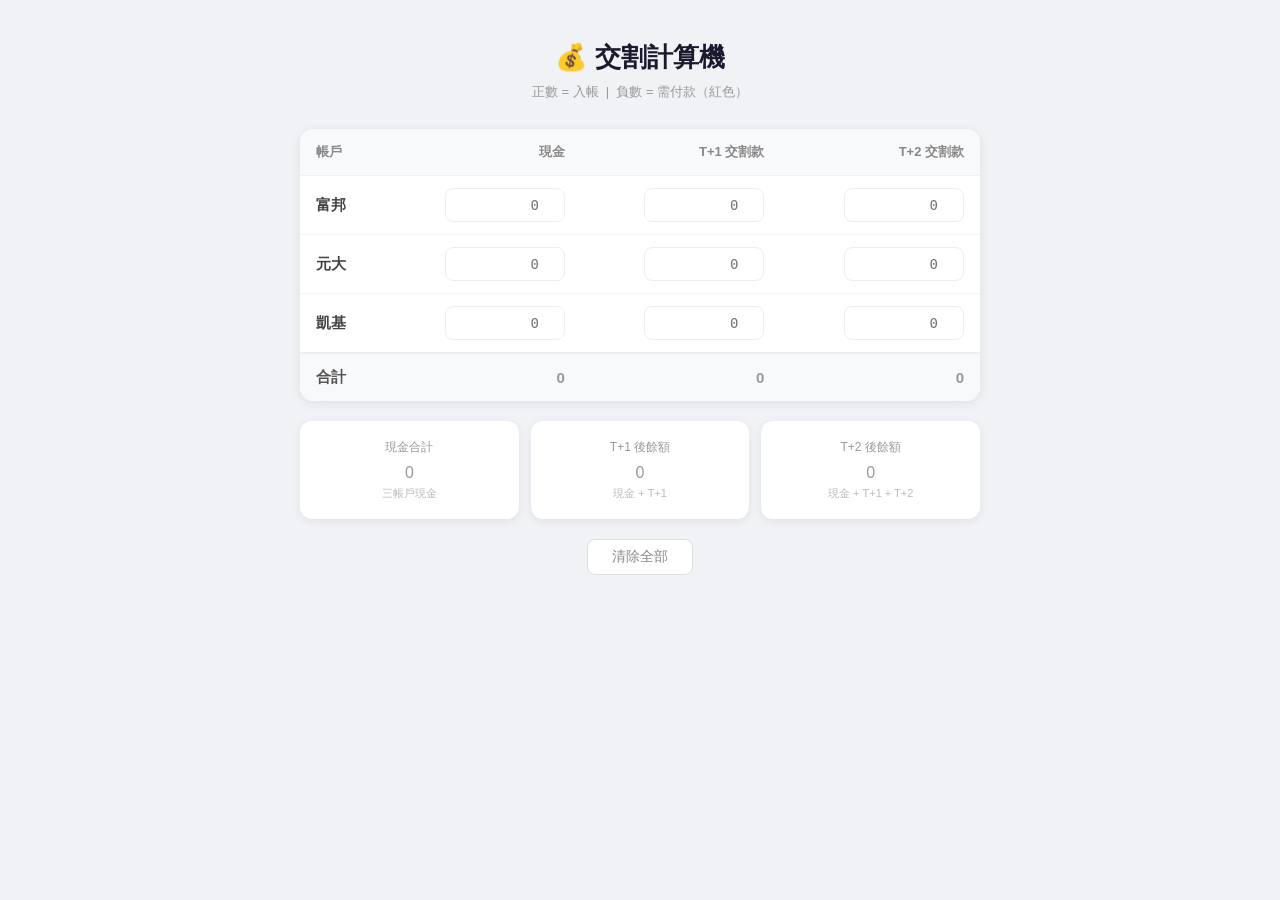
<file: calculator.html>
<!DOCTYPE html>
<html lang="zh-TW">
<head>
  <meta charset="UTF-8" />
  <meta name="viewport" content="width=device-width, initial-scale=1.0" />
  <title>交割計算機</title>
  <style>
    * { box-sizing: border-box; margin: 0; padding: 0; }

    body {
      font-family: -apple-system, BlinkMacSystemFont, "Segoe UI", sans-serif;
      background: #f0f2f5;
      min-height: 100vh;
      padding: 40px 16px;
    }

    .container {
      max-width: 680px;
      margin: 0 auto;
    }

    h1 {
      font-size: 26px;
      color: #1a1a2e;
      margin-bottom: 8px;
      text-align: center;
    }

    .subtitle {
      text-align: center;
      color: #999;
      font-size: 13px;
      margin-bottom: 28px;
    }

    /* 表格 */
    .table-wrap {
      background: white;
      border-radius: 14px;
      box-shadow: 0 2px 12px rgba(0,0,0,0.08);
      overflow: hidden;
      margin-bottom: 20px;
    }

    table {
      width: 100%;
      border-collapse: collapse;
    }

    thead th {
      background: #f8f9fb;
      padding: 14px 16px;
      font-size: 13px;
      color: #888;
      font-weight: 600;
      text-align: right;
      border-bottom: 1px solid #f0f0f0;
    }

    thead th:first-child { text-align: left; }

    tbody td {
      padding: 12px 16px;
      border-bottom: 1px solid #f5f5f5;
      text-align: right;
    }

    tbody td:first-child {
      text-align: left;
      font-weight: 600;
      color: #444;
      font-size: 15px;
    }

    tbody tr:last-child td { border-bottom: none; }

    tfoot td {
      padding: 14px 16px;
      text-align: right;
      background: #f8f9fb;
      font-weight: 700;
      font-size: 15px;
      border-top: 2px solid #eee;
    }

    tfoot td:first-child {
      text-align: left;
      color: #555;
    }

    /* 輸入框 */
    .num-input {
      width: 120px;
      border: 1.5px solid #eee;
      border-radius: 8px;
      padding: 8px 10px;
      font-size: 14px;
      text-align: right;
      outline: none;
      transition: border-color 0.2s;
      font-family: 'SF Mono', 'Menlo', monospace;
      color: #333;
    }

    .num-input:focus { border-color: #4f8ef7; }

    /* 數字顏色 */
    .pos { color: #389e0d; font-weight: 600; }
    .neg { color: #cf1322; font-weight: 600; }
    .zero { color: #999; }

    /* 結果卡片 */
    .result-cards {
      display: grid;
      grid-template-columns: repeat(3, 1fr);
      gap: 12px;
      margin-bottom: 20px;
    }

    .card {
      background: white;
      border-radius: 12px;
      padding: 18px 16px;
      box-shadow: 0 2px 8px rgba(0,0,0,0.07);
      text-align: center;
    }

    .card-label {
      font-size: 12px;
      color: #999;
      margin-bottom: 8px;
    }

    .card-value {
      font-size: 20px;
      font-weight: 700;
      font-family: 'SF Mono', 'Menlo', monospace;
    }

    .card-sub {
      font-size: 11px;
      color: #bbb;
      margin-top: 4px;
    }

    /* 重置按鈕 */
    .btn-reset {
      display: block;
      margin: 0 auto;
      border: 1.5px solid #ddd;
      background: white;
      border-radius: 8px;
      padding: 8px 24px;
      font-size: 14px;
      color: #888;
      cursor: pointer;
      transition: all 0.2s;
    }

    .btn-reset:hover { border-color: #ff4d4f; color: #ff4d4f; }

    @media (max-width: 480px) {
      .num-input { width: 90px; font-size: 13px; }
      .result-cards { grid-template-columns: 1fr; }
      .card-value { font-size: 18px; }
    }
  </style>
</head>
<body>
  <div class="container">
    <h1>💰 交割計算機</h1>
    <p class="subtitle">正數 = 入帳 &nbsp;|&nbsp; 負數 = 需付款（紅色）</p>

    <div class="table-wrap">
      <table>
        <thead>
          <tr>
            <th>帳戶</th>
            <th>現金</th>
            <th>T+1 交割款</th>
            <th>T+2 交割款</th>
          </tr>
        </thead>
        <tbody id="account-rows">
          <!-- 由 JS 產生 -->
        </tbody>
        <tfoot>
          <tr>
            <td>合計</td>
            <td id="sum-cash">—</td>
            <td id="sum-t1">—</td>
            <td id="sum-t2">—</td>
          </tr>
        </tfoot>
      </table>
    </div>

    <div class="result-cards">
      <div class="card">
        <div class="card-label">現金合計</div>
        <div class="card-value" id="res-cash">—</div>
        <div class="card-sub">三帳戶現金</div>
      </div>
      <div class="card">
        <div class="card-label">T+1 後餘額</div>
        <div class="card-value" id="res-t1">—</div>
        <div class="card-sub">現金 + T+1</div>
      </div>
      <div class="card">
        <div class="card-label">T+2 後餘額</div>
        <div class="card-value" id="res-t2">—</div>
        <div class="card-sub">現金 + T+1 + T+2</div>
      </div>
    </div>

    <button class="btn-reset" onclick="resetAll()">清除全部</button>
  </div>

  <script>
    const ACCOUNTS = ['富邦', '元大', '凱基'];
    const FIELDS = ['cash', 't1', 't2'];
    const STORAGE_KEY = 'calculator_data';

    // 讀取儲存的資料
    function loadData() {
      try { return JSON.parse(localStorage.getItem(STORAGE_KEY)) || {}; }
      catch { return {}; }
    }

    function saveData() {
      const data = {};
      ACCOUNTS.forEach(acc => {
        data[acc] = {};
        FIELDS.forEach(f => {
          const el = document.getElementById(`${acc}-${f}`);
          data[acc][f] = el ? el.value : '';
        });
      });
      localStorage.setItem(STORAGE_KEY, JSON.stringify(data));
    }

    // 建立 input rows
    function buildRows() {
      const saved = loadData();
      const tbody = document.getElementById('account-rows');
      tbody.innerHTML = ACCOUNTS.map(acc => {
        const d = saved[acc] || {};
        return `
          <tr>
            <td>${acc}</td>
            ${FIELDS.map(f => `
              <td>
                <input class="num-input" type="number" id="${acc}-${f}"
                  value="${d[f] || ''}" placeholder="0"
                  oninput="recalc()" />
              </td>`).join('')}
          </tr>`;
      }).join('');
    }

    function val(id) {
      const v = parseFloat(document.getElementById(id)?.value);
      return isNaN(v) ? 0 : v;
    }

    function fmt(n) {
      if (n === null) return '—';
      const s = Math.abs(n).toLocaleString('zh-TW', { minimumFractionDigits: 0, maximumFractionDigits: 0 });
      return (n < 0 ? '-' : '') + s;
    }

    function colorClass(n) {
      if (n > 0) return 'pos';
      if (n < 0) return 'neg';
      return 'zero';
    }

    function setCell(id, n) {
      const el = document.getElementById(id);
      if (!el) return;
      el.textContent = fmt(n);
      el.className = colorClass(n);
    }

    function recalc() {
      saveData();

      let sumCash = 0, sumT1 = 0, sumT2 = 0;
      ACCOUNTS.forEach(acc => {
        sumCash += val(`${acc}-cash`);
        sumT1   += val(`${acc}-t1`);
        sumT2   += val(`${acc}-t2`);
      });

      setCell('sum-cash', sumCash);
      setCell('sum-t1', sumT1);
      setCell('sum-t2', sumT2);

      setCell('res-cash', sumCash);
      setCell('res-t1', sumCash + sumT1);
      setCell('res-t2', sumCash + sumT1 + sumT2);
    }

    function resetAll() {
      if (!confirm('確定要清除所有數字？')) return;
      localStorage.removeItem(STORAGE_KEY);
      buildRows();
      recalc();
    }

    buildRows();
    recalc();
  </script>
</body>
</html>
</file>
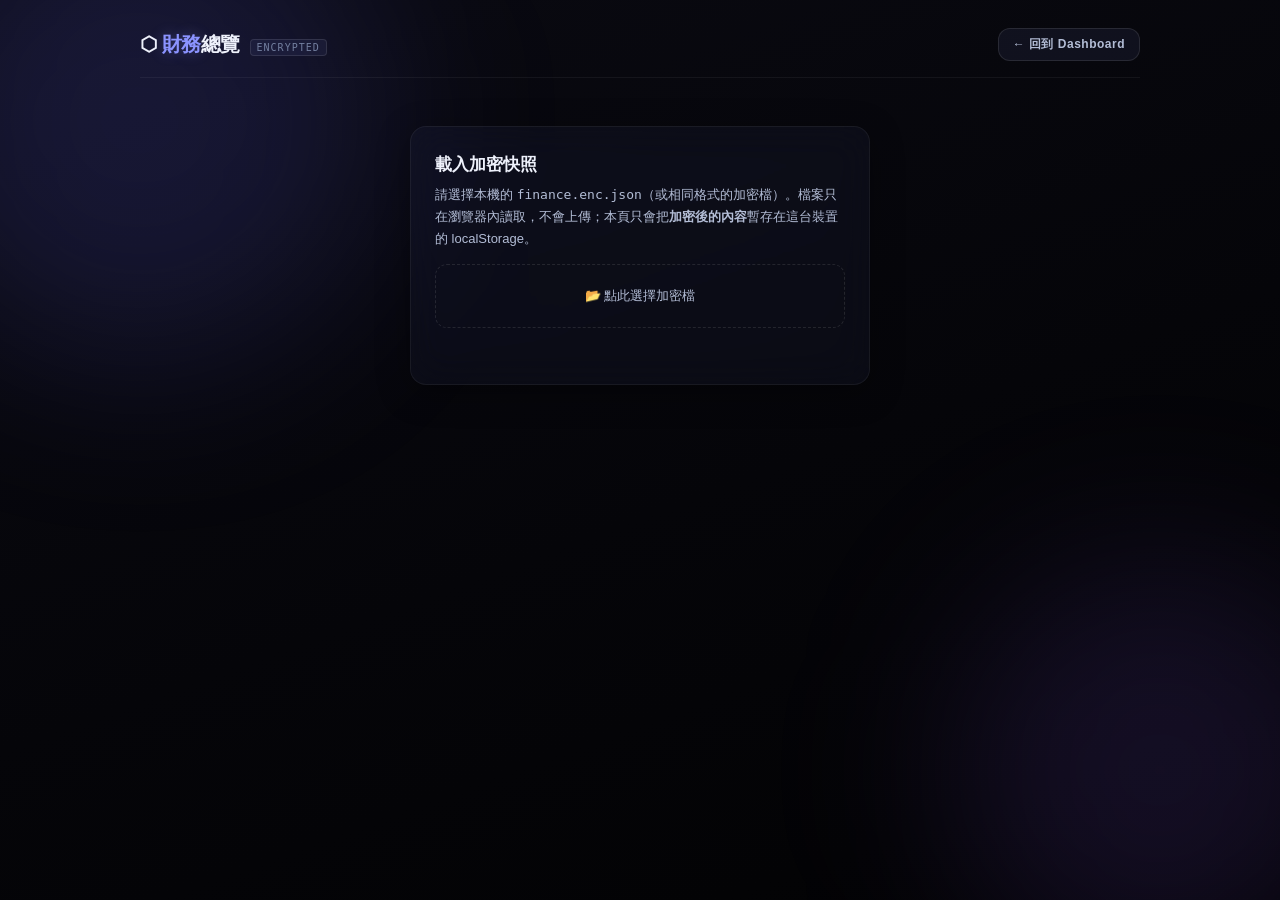
<file: finance.html>
<!DOCTYPE html>
<html lang="zh-Hant-TW">
<head>
  <meta charset="UTF-8" />
  <meta name="viewport" content="width=device-width, initial-scale=1.0" />
  <meta http-equiv="Content-Security-Policy" content="default-src 'none'; script-src 'unsafe-inline'; style-src 'unsafe-inline' https://fonts.googleapis.com; font-src https://fonts.gstatic.com; connect-src 'none'; img-src data:; base-uri 'none'; form-action 'none'">
  <meta name="referrer" content="no-referrer">
  <title>財務總覽</title>
  <link rel="preconnect" href="https://fonts.googleapis.com">
  <link href="https://fonts.googleapis.com/css2?family=Fira+Code:wght@400;500;600;700&family=Syne:wght@400;600;700;800&display=swap" rel="stylesheet">
  <style>
    :root {
      --bg: #05060b;
      --surface: rgba(140,150,255,0.045);
      --surface-2: rgba(140,150,255,0.07);
      --surface-3: rgba(140,150,255,0.12);
      --border: rgba(255,255,255,0.10);
      --border-dim: rgba(255,255,255,0.055);
      --accent: #8b93ff;
      --accent-dim: rgba(139,147,255,0.10);
      --accent-glow: rgba(139,147,255,0.30);
      --text: #eef1fb;
      --text-2: #b3bdd6;
      --text-3: #7480a0;
      --pos: #2ee88a;
      --neg: #f55d6b;
      --warn: #f7b731;
      --mono: 'Fira Code', 'SF Mono', monospace;
      --ui: 'Syne', -apple-system, sans-serif;
      --radius: 12px;
      --radius-lg: 16px;
    }

    * { box-sizing: border-box; margin: 0; padding: 0; }

    body {
      font-family: var(--ui);
      font-size: 15px;
      background: linear-gradient(160deg, #0a0a12 0%, #050509 55%, #020203 100%) fixed;
      color: var(--text);
      min-height: 100vh;
      padding: 28px 16px 60px;
      position: relative;
      overflow-x: hidden;
    }

    /* ── 電影感環境光暈 ──────────────────────── */
    body::before, body::after {
      content: '';
      position: fixed;
      border-radius: 50%;
      filter: blur(90px);
      z-index: 0;
      pointer-events: none;
    }
    body::before {
      width: 480px; height: 480px;
      background: rgba(99,102,241,0.16);
      top: -120px; left: -100px;
    }
    body::after {
      width: 420px; height: 420px;
      background: rgba(139,92,246,0.13);
      bottom: -80px; right: -90px;
    }

    .container { max-width: 1000px; margin: 0 auto; position: relative; z-index: 1; }

    /* ── Header ─────────────────────────────── */
    .header {
      display: flex;
      align-items: center;
      justify-content: space-between;
      gap: 10px;
      flex-wrap: wrap;
      margin-bottom: 20px;
      padding-bottom: 16px;
      border-bottom: 1px solid var(--border-dim);
    }
    .header-left { display: flex; align-items: baseline; gap: 10px; }
    .header h1 { font-size: 20px; font-weight: 800; letter-spacing: -0.5px; color: var(--text); }
    .header h1 span.accent { color: var(--accent); text-shadow: 0 0 14px var(--accent-glow); }
    .header-ver {
      font-family: var(--mono); font-size: 10px; color: var(--text-3);
      background: var(--surface-2); border: 1px solid var(--border);
      border-radius: 4px; padding: 2px 6px; letter-spacing: 1px;
    }
    .header-actions { display: flex; gap: 8px; flex-wrap: wrap; }

    .btn {
      font-family: var(--ui); font-size: 12px; font-weight: 600; letter-spacing: 0.5px;
      border: 1px solid var(--border); background: var(--surface-2); color: var(--text-2);
      border-radius: var(--radius); padding: 7px 14px; cursor: pointer;
      transition: all 0.2s; text-decoration: none; display: inline-flex; align-items: center; gap: 6px;
    }
    .btn:hover { border-color: var(--accent); color: var(--accent); background: var(--accent-dim); }
    .btn.danger:hover { border-color: var(--neg); color: var(--neg); background: rgba(245,93,107,0.08); }
    .btn.on { border-color: var(--warn); color: var(--warn); background: rgba(247,183,49,0.08); }
    .btn-primary {
      background: var(--accent); color: #060a12; border: none; border-radius: var(--radius);
      padding: 10px 20px; font-family: var(--ui); font-size: 14px; font-weight: 700;
      cursor: pointer; white-space: nowrap; transition: opacity 0.2s;
    }
    .btn-primary:hover { opacity: 0.85; }
    .btn-primary:disabled { opacity: 0.5; cursor: wait; }

    /* ── Card base ───────────────────────────── */
    .card-base {
      background: var(--surface);
      border: 1px solid var(--border-dim);
      border-radius: var(--radius-lg);
      -webkit-backdrop-filter: blur(18px) saturate(130%);
      backdrop-filter: blur(18px) saturate(130%);
      box-shadow: 0 8px 32px rgba(0,0,0,0.35);
    }

    /* ── 鎖定畫面（選檔／密碼） ─────────────── */
    .gate { max-width: 460px; margin: 48px auto 0; padding: 26px 24px; }
    .gate h2 { font-size: 17px; font-weight: 700; margin-bottom: 8px; }
    .gate p { font-size: 13px; color: var(--text-2); line-height: 1.7; margin-bottom: 14px; }
    .gate .hint { font-size: 12px; color: var(--text-3); margin-top: 14px; margin-bottom: 0; }
    .gate-row { display: flex; gap: 8px; flex-wrap: wrap; }
    .gate input[type="password"] {
      flex: 1; min-width: 180px;
      background: var(--surface-2); border: 1px solid var(--border); border-radius: var(--radius);
      padding: 10px 14px; font-family: var(--mono); font-size: 14px; color: var(--text); outline: none;
      transition: border-color 0.2s;
    }
    .gate input[type="password"]:focus { border-color: var(--accent); }
    .file-drop {
      display: block; border: 1px dashed var(--border); border-radius: var(--radius);
      padding: 22px 14px; text-align: center; cursor: pointer; color: var(--text-2); font-size: 13px;
      transition: all 0.2s;
    }
    .file-drop:hover { border-color: var(--accent); color: var(--accent); background: var(--accent-dim); }
    .file-drop input { display: none; }
    .gate-error {
      color: var(--neg); font-family: var(--mono); font-size: 13px; margin-top: 12px; min-height: 18px;
    }
    .gate-links { display: flex; gap: 8px; flex-wrap: wrap; margin-top: 18px; }

    /* ── 總覽 ───────────────────────────────── */
    .meta-row {
      display: flex; flex-wrap: wrap; gap: 6px 18px; margin-bottom: 14px;
      font-family: var(--mono); font-size: 12px; color: var(--text-2);
    }
    .meta-row b { color: var(--text); font-weight: 600; }
    .meta-row .tz { color: var(--text-3); }
    .mask-note { font-family: var(--mono); font-size: 11px; color: var(--warn); margin-bottom: 12px; }

    .sum-grid { display: grid; grid-template-columns: repeat(3, 1fr); gap: 10px; margin-bottom: 10px; }
    .sum-grid.sub { grid-template-columns: repeat(2, 1fr); margin-bottom: 22px; }
    .sum-card { padding: 16px 18px; }
    .sum-label {
      font-family: var(--mono); font-size: 11px; color: var(--text-3); letter-spacing: 1px;
      display: flex; align-items: center; gap: 6px; flex-wrap: wrap; margin-bottom: 8px;
    }
    .sum-value { font-family: var(--mono); font-size: 24px; font-weight: 600; color: var(--text); }
    .sum-grid.sub .sum-value { font-size: 18px; }
    .sum-value.neg { color: var(--neg); }
    .sum-value.pos { color: var(--pos); }
    .sum-note { font-size: 12px; color: var(--text-2); margin-top: 8px; line-height: 1.6; }

    .section { margin-bottom: 22px; }
    .section-head {
      display: flex; align-items: center; gap: 8px; margin-bottom: 8px;
      font-size: 14px; font-weight: 700; color: var(--text);
    }
    .section-head::before { content: '▸'; color: var(--accent); }
    .section-count {
      font-family: var(--mono); font-size: 11px; color: var(--text-3);
      background: var(--surface-2); border-radius: 10px; padding: 1px 7px;
    }
    .table-wrap { overflow-x: auto; border: 1px solid var(--border-dim); border-radius: var(--radius); background: var(--surface); }
    table.fin { width: 100%; border-collapse: collapse; font-size: 13px; }
    table.fin th {
      text-align: left; font-family: var(--mono); font-size: 11px; font-weight: 500; color: var(--text-3);
      padding: 10px 12px; border-bottom: 1px solid var(--border); white-space: nowrap;
    }
    table.fin td { padding: 8px 12px; border-bottom: 1px solid var(--border-dim); color: var(--text); vertical-align: top; }
    table.fin tr:last-child td { border-bottom: none; }
    table.fin tr:hover td { background: var(--surface-2); }
    table.fin td.num, table.fin th.num { text-align: right; font-family: var(--mono); white-space: nowrap; }
    table.fin td.mono { font-family: var(--mono); font-size: 12px; color: var(--text-2); white-space: nowrap; }
    table.fin td.note { color: var(--text-2); font-size: 12px; min-width: 160px; line-height: 1.6; }
    .empty-row { text-align: center; color: var(--text-3); font-family: var(--mono); font-size: 12px; padding: 16px !important; }
    .sub-line { display: block; color: var(--text-3); font-size: 11px; margin-top: 2px; }
    .missing { color: var(--warn); font-family: var(--mono); }

    .badge {
      display: inline-block; font-family: var(--mono); font-size: 10px; font-weight: 600;
      padding: 1px 7px; border-radius: 10px; border: 1px solid var(--border);
      color: var(--text-2); background: var(--surface-2); white-space: nowrap; margin: 1px 2px 1px 0;
      letter-spacing: 0.3px;
    }
    .badge.snapshot { color: var(--accent); border-color: rgba(139,147,255,0.35); background: var(--accent-dim); }
    .badge.warn { color: var(--warn); border-color: rgba(247,183,49,0.35); background: rgba(247,183,49,0.08); }
    .badge.neg { color: var(--neg); border-color: rgba(245,93,107,0.35); background: rgba(245,93,107,0.08); }
    .badge.pos { color: var(--pos); border-color: rgba(46,232,138,0.35); background: rgba(46,232,138,0.08); }

    .gap-findings { margin: 4px 0 0 16px; color: var(--text-2); font-size: 12px; line-height: 1.6; }
    .excludes { font-family: var(--mono); font-size: 12px; color: var(--text-3); }

    /* 隱藏金額：只是畫面遮蔽，不是存取控制 */
    body.masked .amt { filter: blur(7px); user-select: none; }

    [hidden] { display: none !important; }

    @media (max-width: 700px) {
      .sum-grid { grid-template-columns: 1fr; }
      .sum-grid.sub { grid-template-columns: 1fr 1fr; }
      .sum-value { font-size: 20px; }
    }

    /* ══ v4.1 動態效果 ══════════════════════════ */
    /* 畫面切換淡入 */
    .gate:not([hidden]), #screen-view:not([hidden]) { animation: fin-in 220ms ease-out; }
    @keyframes fin-in { from { opacity: 0; transform: translateY(6px); } }

    /* 隱藏金額切換開關（行為同原本按鈕：切 body.masked） */
    .mask-switch { gap: 8px; }
    .mask-switch-track {
      position: relative; flex: none; width: 30px; height: 17px; border-radius: 999px;
      background: var(--surface-3); border: 1px solid var(--border);
      transition: background .2s, border-color .2s;
    }
    .mask-switch-thumb {
      position: absolute; top: 1px; left: 1px; width: 13px; height: 13px; border-radius: 50%;
      background: var(--text-2);
      transition: transform .22s cubic-bezier(.34, 1.56, .64, 1), background .2s;
    }
    .mask-switch[aria-checked="true"] .mask-switch-track { background: rgba(247,183,49,0.22); border-color: var(--warn); }
    .mask-switch[aria-checked="true"] .mask-switch-thumb { transform: translateX(13px); background: var(--warn); }
    .mask-switch:focus-visible { outline: 2px solid var(--accent); outline-offset: 2px; }

    /* 按鈕載入狀態（與 Dashboard 同樣式） */
    .btn-spin {
      display: inline-block; width: .95em; height: .95em; margin-right: 6px; vertical-align: -0.15em;
      border: 2px solid currentColor; border-right-color: transparent; border-radius: 50%;
      animation: btn-spin .7s linear infinite;
    }
    @keyframes btn-spin { to { transform: rotate(360deg); } }
    button.is-loading, button.is-loading:hover, .btn-primary.is-loading:disabled { cursor: progress; opacity: .72; }

    /* 密碼錯誤搖晃 */
    .shake { animation: fx-shake 280ms ease; }
    @keyframes fx-shake {
      0%, 100% { transform: translateX(0); }
      20% { transform: translateX(-6px); } 40% { transform: translateX(5px); }
      60% { transform: translateX(-4px); } 80% { transform: translateX(2px); }
    }
    .gate input[type="password"].field-error { border-color: var(--neg); box-shadow: 0 0 0 3px rgba(245,93,107,0.15); }

    @media (prefers-reduced-motion: reduce) {
      *, *::before, *::after {
        animation-duration: 1ms !important; animation-iteration-count: 1 !important;
        transition-duration: 1ms !important;
      }
      .btn-spin { animation-duration: 1.6s !important; animation-iteration-count: infinite !important; }
    }
  </style>
</head>
<body>
<div class="container">

  <!-- Header -->
  <div class="header">
    <div class="header-left">
      <h1>⬡ <span class="accent">財務</span>總覽</h1>
      <span class="header-ver">ENCRYPTED</span>
    </div>
    <div class="header-actions">
      <button class="btn mask-switch" id="btn-mask" type="button" role="switch" aria-checked="false" title="只遮住畫面上的數字，不是存取控制" hidden>
        <span class="mask-switch-track" aria-hidden="true"><span class="mask-switch-thumb"></span></span>
        <span class="mask-switch-label">隱藏金額</span>
      </button>
      <button class="btn" id="btn-lock" type="button" hidden>🔒 鎖定</button>
      <button class="btn danger" id="btn-forget" type="button" hidden>✕ 忘記已載入檔案</button>
      <a class="btn" href="index.html">← 回到 Dashboard</a>
    </div>
  </div>

  <!-- 1. 選擇加密檔 -->
  <section class="gate card-base" id="screen-file" hidden>
    <h2>載入加密快照</h2>
    <p>請選擇本機的 <code>finance.enc.json</code>（或相同格式的加密檔）。檔案只在瀏覽器內讀取，不會上傳；本頁只會把<b>加密後的內容</b>暫存在這台裝置的 localStorage。</p>
    <label class="file-drop">
      <input type="file" id="file-input" accept=".json,application/json" />
      📂 點此選擇加密檔
    </label>
    <div class="gate-error" id="file-error" role="alert"></div>
  </section>

  <!-- 2. 輸入密碼 -->
  <section class="gate card-base" id="screen-pass" hidden>
    <h2>輸入密碼解鎖</h2>
    <p>已載入加密檔。輸入密碼後會在瀏覽器內解密，密碼與解密內容都只存在這個分頁的記憶體，不會被儲存。</p>
    <form id="pass-form" autocomplete="off">
      <div class="gate-row">
        <input type="password" id="pass-input" autocomplete="off" placeholder="密碼" spellcheck="false" />
        <button class="btn-primary" id="pass-submit" type="submit">解鎖</button>
      </div>
    </form>
    <div class="gate-error" id="pass-error" role="alert"></div>
    <p class="hint">若瀏覽器跳出「儲存密碼」提示，請選擇不要儲存（那是瀏覽器的功能，本頁無法控制）。</p>
    <div class="gate-links">
      <button class="btn danger" id="btn-forget-gate" type="button">✕ 清除快取檔，改選其他檔案</button>
    </div>
  </section>

  <!-- 3. 總覽（解密成功後才會填入） -->
  <main id="screen-view" hidden></main>

</div>

<script>
(() => {
  'use strict';

  const STORAGE_KEY = 'todolist.finance.enc';
  const MAX_FILE_BYTES = 5 * 1024 * 1024;
  const MAX_ITER = 10000000;
  const ERR_DECRYPT = '密碼不正確，或檔案已損壞';
  const ERR_SHAPE = '解密成功，但內容格式不符，未顯示任何資料';

  // ── 解密 ──────────────────────────────────────────────────
  const B64_RE = /^(?:[A-Za-z0-9+/]{4})*(?:[A-Za-z0-9+/]{2}==|[A-Za-z0-9+/]{3}=)?$/;

  function b64ToBytes(s) {
    if (typeof s !== 'string') throw new Error('not base64');
    const clean = s.replace(/\s+/g, '');
    if (!clean || !B64_RE.test(clean)) throw new Error('not base64');
    const bin = atob(clean);
    const out = new Uint8Array(bin.length);
    for (let i = 0; i < bin.length; i++) out[i] = bin.charCodeAt(i);
    return out;
  }

  // 檢查加密檔外殼，回傳只含必要欄位的物件；不合格就丟錯
  function validateEnvelope(obj) {
    if (!obj || typeof obj !== 'object' || Array.isArray(obj)) throw new Error('不是有效的 JSON 物件');
    if (obj.v !== 1) throw new Error('不支援的檔案版本（v 必須為 1）');
    if (obj.kdf !== 'PBKDF2-SHA256') throw new Error('不支援的金鑰演算法（kdf 必須為 PBKDF2-SHA256）');
    if (typeof obj.iter !== 'number' || !Number.isInteger(obj.iter) || obj.iter < 1 || obj.iter > MAX_ITER) {
      throw new Error('iter 欄位不正確');
    }
    let salt, iv, ct;
    try {
      salt = b64ToBytes(obj.salt);
      iv = b64ToBytes(obj.iv);
      ct = b64ToBytes(obj.ct);
    } catch (e) {
      throw new Error('salt / iv / ct 不是有效的 base64');
    }
    if (salt.length !== 16) throw new Error('salt 長度不正確（需 16 bytes）');
    if (iv.length !== 12) throw new Error('iv 長度不正確（需 12 bytes）');
    if (ct.length < 16) throw new Error('ct 長度不正確');
    return { v: obj.v, kdf: obj.kdf, iter: obj.iter, salt: obj.salt, iv: obj.iv, ct: obj.ct };
  }

  // fileObj: {v,kdf,iter,salt,iv,ct}；成功回傳解密後的物件，失敗一律丟 ERR_DECRYPT
  async function decryptFinance(fileObj, password) {
    let env;
    try {
      env = validateEnvelope(fileObj);
    } catch (e) {
      throw new Error(ERR_DECRYPT);
    }
    try {
      const salt = b64ToBytes(env.salt);
      const iv = b64ToBytes(env.iv);
      const ct = b64ToBytes(env.ct);
      const keyMaterial = await crypto.subtle.importKey(
        'raw', new TextEncoder().encode(password), 'PBKDF2', false, ['deriveKey']
      );
      const key = await crypto.subtle.deriveKey(
        { name: 'PBKDF2', salt, iterations: env.iter, hash: 'SHA-256' },
        keyMaterial,
        { name: 'AES-GCM', length: 256 },
        false,
        ['decrypt']
      );
      const plaintext = await crypto.subtle.decrypt({ name: 'AES-GCM', iv }, key, ct);
      return JSON.parse(new TextDecoder('utf-8', { fatal: true }).decode(plaintext));
    } catch (e) {
      throw new Error(ERR_DECRYPT);
    }
  }

  // ── 渲染 ──────────────────────────────────────────────────
  const FLAG_LABELS = {
    snapshot: ['快照，非即時', 'snapshot'],
    unconfirmed: ['未確認', 'warn'],
    missing: ['資料缺失', 'neg'],
    unconfirmed_surrender_value: ['尚未確認是否為解約金', 'warn'],
    unknown_policy_loan: ['是否有保單借款未知', 'warn'],
  };
  const BILL_STATUS = {
    current_due: ['本期應繳（已列入負債）', 'neg'],
    overdue_unconfirmed: ['已過繳款日，是否已繳未確認（未列入負債）', 'warn'],
    no_payment_due: ['無須繳款', 'pos'],
    missing: ['金額缺失', 'neg'],
    unknown_due_date: ['繳款日不明', 'warn'],
  };
  const NUM_FMT = new Intl.NumberFormat('zh-Hant-TW', { maximumFractionDigits: 2 });
  const DEFAULT_ZONE = 'Asia/Taipei';

  function el(tag, attrs, ...children) {
    const node = document.createElement(tag);
    if (attrs) {
      for (const [k, v] of Object.entries(attrs)) {
        if (v == null || v === false) continue;
        if (k === 'class') node.className = v;
        else node.setAttribute(k, v);
      }
    }
    for (const c of children) {
      if (c == null || c === false) continue;
      node.append(c instanceof Node ? c : String(c));
    }
    return node;
  }

  function isNum(n) { return typeof n === 'number' && Number.isFinite(n); }
  function arr(a) { return Array.isArray(a) ? a : []; }
  function txt(v) { return v == null || v === '' ? '—' : String(v); }

  function missingNode() { return el('span', { class: 'missing' }, '缺失'); }

  // 金額：TWD 不加幣別，其他幣別附上代碼；null → 缺失
  function amountNode(n, currency) {
    if (!isNum(n)) return missingNode();
    const cur = currency && currency !== 'TWD' ? ' ' + currency : '';
    return el('span', { class: 'amt' }, NUM_FMT.format(n) + cur);
  }

  function last4(v) {
    if (v == null) return '—';
    const d = String(v).replace(/\D/g, '').slice(-4);
    return d ? '••••' + d : '—';
  }

  function dateText(v, zone) {
    if (v == null || v === '') return '—';
    const s = String(v);
    if (/^\d{4}-\d{2}(-\d{2})?$/.test(s)) return s.replace(/-/g, '/');
    const d = new Date(s);
    if (isNaN(d.getTime())) return s;
    try {
      return new Intl.DateTimeFormat('zh-TW', {
        timeZone: zone || DEFAULT_ZONE, year: 'numeric', month: '2-digit', day: '2-digit',
        hour: '2-digit', minute: '2-digit', hour12: false,
      }).format(d);
    } catch (e) {
      return s;
    }
  }

  function zoneLabel(zone) {
    const z = zone || DEFAULT_ZONE;
    return z === DEFAULT_ZONE ? '台北時間 Asia/Taipei' : z;
  }

  function badge(label, kind) { return el('span', { class: 'badge ' + (kind || '') }, label); }

  function flagBadges(flags) {
    return arr(flags).map(f => {
      const hit = FLAG_LABELS[f];
      return hit ? badge(hit[0], hit[1]) : badge(String(f));
    });
  }

  function confirmedBadge(confirmed) {
    return confirmed === true ? null : badge('未確認', 'warn');
  }

  function currencyBadge(row) {
    if (!row || !row.currency_assumed) return null;
    const b = badge('幣別推定', 'warn');
    if (row.currency_note) b.title = String(row.currency_note);
    return b;
  }

  function cell(content, cls) {
    const td = el('td', cls ? { class: cls } : null);
    for (const c of [].concat(content)) {
      if (c == null || c === false) continue;
      td.append(c instanceof Node ? c : String(c));
    }
    return td;
  }

  function noteCell(...lines) {
    const td = el('td', { class: 'note' });
    let first = true;
    for (const l of lines) {
      if (l == null || l === '') continue;
      if (!first) td.append(el('br'));
      td.append(l instanceof Node ? l : String(l));
      first = false;
    }
    if (first) td.append('—');
    return td;
  }

  function table(headers, rows) {
    const thead = el('thead', null, el('tr', null,
      ...headers.map(h => el('th', h.num ? { class: 'num' } : null, h.label))));
    const tbody = el('tbody');
    if (!rows.length) {
      tbody.append(el('tr', null, el('td', { class: 'empty-row', colspan: String(headers.length) }, '（無資料）')));
    } else {
      rows.forEach(r => tbody.append(r));
    }
    return el('div', { class: 'table-wrap' }, el('table', { class: 'fin' }, thead, tbody));
  }

  function section(title, count, body) {
    return el('div', { class: 'section' },
      el('div', { class: 'section-head' }, title, el('span', { class: 'section-count' }, String(count))),
      body);
  }

  function sumCard(label, value, opts) {
    const o = opts || {};
    const valNode = el('div', { class: 'sum-value' + (o.cls ? ' ' + o.cls : '') }, amountNode(value, o.currency));
    return el('div', { class: 'sum-card card-base' },
      el('div', { class: 'sum-label' }, label, ...(o.badges || [])),
      valNode,
      o.note ? el('div', { class: 'sum-note' }, String(o.note)) : null);
  }

  function interestText(r) {
    if (!isNum(r)) return '—';
    // 小於 1 視為小數（0.021 → 2.1%），否則視為已是百分比
    const pct = Math.abs(r) < 1 ? r * 100 : r;
    return NUM_FMT.format(pct) + '%';
  }

  function validateData(d) {
    if (!d || typeof d !== 'object' || Array.isArray(d)) return false;
    if (!d.summary || typeof d.summary !== 'object' || Array.isArray(d.summary)) return false;
    for (const k of ['deposits', 'insurance', 'liabilities', 'card_bills_latest', 'gaps', 'excludes']) {
      if (d[k] != null && !Array.isArray(d[k])) return false;
    }
    return true;
  }

  // 整份總覽先組在 fragment，全部成功才掛上畫面
  function buildView(d) {
    const s = d.summary;
    const cur = d.currency || 'TWD';
    const frag = document.createDocumentFragment();

    frag.append(el('div', { class: 'meta-row' },
      el('span', null, el('b', null, txt(d.title || '財務總覽'))),
      el('span', null, '資料時間 ', el('b', null, dateText(d.as_of, d.as_of_zone)), ' ',
        el('span', { class: 'tz' }, zoneLabel(d.as_of_zone))),
      d.generated_at ? el('span', null, '產生於 ', dateText(d.generated_at, d.generated_at_zone), ' ',
        el('span', { class: 'tz' }, zoneLabel(d.generated_at_zone))) : null,
      el('span', null, '幣別 ', el('b', null, cur)),
      el('span', null, ...flagBadges(s.flags))));

    frag.append(el('div', { class: 'mask-note', id: 'mask-note', hidden: 'hidden' },
      '◐ 金額已隱藏：只是遮住畫面上的數字，不是存取控制。'));

    const net = s.provisional_net;
    frag.append(el('div', { class: 'sum-grid' },
      sumCard('總資產', s.total_assets, { currency: cur }),
      sumCard('總負債', s.total_liabilities, { currency: cur, cls: 'neg' }),
      sumCard('暫估淨值', net, {
        currency: cur,
        cls: isNum(net) ? (net < 0 ? 'neg' : 'pos') : '',
        badges: [badge('暫估', 'warn')],
        note: s.provisional_note,
      })));

    frag.append(el('div', { class: 'sum-grid sub' },
      sumCard('存款合計', s.deposit_total, { currency: cur }),
      sumCard('保險合計', s.insurance_total, {
        currency: cur,
        badges: s.insurance_unconfirmed ? [badge('未確認', 'warn')] : [],
      })));

    const deposits = arr(d.deposits);
    frag.append(section('存款', deposits.length, table(
      [{ label: '名稱' }, { label: '機構' }, { label: '商品' }, { label: '金額', num: true },
       { label: '資料時間' }, { label: '狀態' }, { label: '備註' }],
      deposits.map(r => el('tr', null,
        cell(txt(r.name)),
        cell(txt(r.institution)),
        cell(txt(r.product)),
        cell(amountNode(r.amount, r.currency), 'num'),
        cell(dateText(r.as_of, r.as_of_zone), 'mono'),
        cell([confirmedBadge(r.confirmed), currencyBadge(r), ...flagBadges(r.flags)]),
        noteCell(r.note, r.currency_note))))));

    const insurance = arr(d.insurance);
    frag.append(section('保險', insurance.length, table(
      [{ label: '名稱' }, { label: '機構' }, { label: '金額', num: true }, { label: '估值依據' },
       { label: '保單借款', num: true }, { label: '資料時間' }, { label: '狀態' }, { label: '備註' }],
      insurance.map(r => el('tr', null,
        cell(txt(r.name)),
        cell(txt(r.institution)),
        cell(amountNode(r.amount, r.currency), 'num'),
        cell(txt(r.valuation_basis)),
        cell(r.policy_loan == null ? '未知' : amountNode(r.policy_loan, r.currency), 'num'),
        cell(dateText(r.as_of, r.as_of_zone), 'mono'),
        cell([confirmedBadge(r.confirmed), currencyBadge(r), ...flagBadges(r.flags)]),
        noteCell(r.valuation_note, r.policy_loan_note, r.currency_note))))));

    const liabilities = arr(d.liabilities);
    frag.append(section('負債', liabilities.length, table(
      [{ label: '名稱' }, { label: '機構' }, { label: '類型' }, { label: '金額', num: true },
       { label: '卡號末四碼' }, { label: '帳單月份' }, { label: '繳款日' },
       { label: '利率', num: true }, { label: '月付', num: true }, { label: '到期日' },
       { label: '狀態' }, { label: '備註' }],
      liabilities.map(r => el('tr', null,
        cell(txt(r.name)),
        cell(txt(r.institution)),
        cell(txt(r.type)),
        cell(amountNode(r.amount, r.currency), 'num'),
        cell(last4(r.card_last4), 'mono'),
        cell(txt(r.statement_month), 'mono'),
        cell(dateText(r.payment_due_date, r.as_of_zone), 'mono'),
        cell(interestText(r.interest_rate), 'num'),
        cell(r.monthly_payment == null ? '—' : amountNode(r.monthly_payment, r.currency), 'num'),
        cell(dateText(r.maturity_date, r.as_of_zone), 'mono'),
        cell([confirmedBadge(r.confirmed), currencyBadge(r), ...flagBadges(r.flags)]),
        noteCell(r.note, r.linked_asset_id ? '關聯資產：' + r.linked_asset_id : null))))));

    const bills = arr(d.card_bills_latest);
    frag.append(section('各卡最新帳單', bills.length, table(
      [{ label: '銀行' }, { label: '卡片' }, { label: '末四碼' }, { label: '帳單月份' },
       { label: '應繳金額', num: true }, { label: '最低應繳', num: true }, { label: '繳款日' },
       { label: '狀態' }, { label: '備註' }],
      bills.map(r => {
        const st = BILL_STATUS[r.status];
        return el('tr', null,
          cell(txt(r.bank)),
          cell(txt(r.card_name)),
          cell(last4(r.card_last4), 'mono'),
          cell(txt(r.statement_month), 'mono'),
          cell(amountNode(r.amount_due, r.currency), 'num'),
          cell(r.minimum_due == null ? '—' : amountNode(r.minimum_due, r.currency), 'num'),
          cell(dateText(r.payment_due_date), 'mono'),
          cell([
            st ? badge(st[0], st[1]) : badge(txt(r.status)),
            r.include_as_liability ? badge('已列入負債', 'neg') : badge('未列入負債'),
            ...flagBadges(r.flags),
          ]),
          noteCell(r.note));
      }))));

    const gaps = arr(d.gaps);
    frag.append(section('缺口／未確認項目', gaps.length, table(
      [{ label: '項目' }, { label: '狀態' }, { label: '資料時間' }, { label: '說明' }],
      gaps.map(r => {
        const findings = arr(r.findings).length ? arr(r.findings)
          : (r.findings != null && r.findings !== '' ? [r.findings] : []);
        const note = noteCell(r.note);
        if (findings.length) {
          note.append(el('ul', { class: 'gap-findings' },
            ...findings.map(f => el('li', null,
              typeof f === 'object' && f !== null ? JSON.stringify(f) : String(f)))));
        }
        return el('tr', null,
          cell(txt(r.title)),
          cell([badge(txt(r.status), 'warn'), ...flagBadges(r.flags)]),
          cell(dateText(r.as_of, r.as_of_zone), 'mono'),
          note);
      }))));

    const excludes = arr(d.excludes);
    if (excludes.length) {
      frag.append(section('已排除項目', excludes.length,
        el('div', { class: 'excludes' }, excludes.map(String).join('、'))));
    }

    return frag;
  }

  // ── 狀態與畫面 ────────────────────────────────────────────
  let financeData = null;   // 解密後的資料，只存在這個閉包裡
  let cachedEnvelope = null;
  let masked = false;

  const $ = id => document.getElementById(id);
  const screenFile = $('screen-file');
  const screenPass = $('screen-pass');
  const screenView = $('screen-view');
  const fileInput = $('file-input');
  const fileError = $('file-error');
  const passForm = $('pass-form');
  const passInput = $('pass-input');
  const passSubmit = $('pass-submit');
  const passError = $('pass-error');
  const btnMask = $('btn-mask');
  const btnLock = $('btn-lock');
  const btnForget = $('btn-forget');
  const btnForgetGate = $('btn-forget-gate');

  function show(name) {
    screenFile.hidden = name !== 'file';
    screenPass.hidden = name !== 'pass';
    screenView.hidden = name !== 'view';
    btnMask.hidden = name !== 'view';
    btnLock.hidden = name !== 'view';
    btnForget.hidden = name !== 'view';
    if (name === 'pass') setTimeout(() => passInput.focus(), 0);
  }

  function wipeView() {
    financeData = null;
    screenView.replaceChildren();
  }

  function loadCached() {
    let raw = null;
    try { raw = localStorage.getItem(STORAGE_KEY); } catch (e) { raw = null; }
    if (!raw) return null;
    try {
      return validateEnvelope(JSON.parse(raw));
    } catch (e) {
      try { localStorage.removeItem(STORAGE_KEY); } catch (_) {}
      fileError.textContent = '快取的加密檔格式不正確，已清除，請重新選擇檔案。';
      return null;
    }
  }

  // ── UI：按鈕載入狀態（小轉圈 + disabled）、欄位搖晃 ─────────
  function setBtnLoading(btn, on, text) {
    if (!btn) return;
    if (on) {
      if (btn.classList.contains('is-loading')) return;
      btn.dataset.idleText = btn.textContent;
      btn.disabled = true;
      btn.classList.add('is-loading');
      btn.setAttribute('aria-busy', 'true');
      btn.replaceChildren(el('span', { class: 'btn-spin', 'aria-hidden': 'true' }), text || btn.dataset.idleText);
    } else {
      if (!btn.classList.contains('is-loading')) return;
      btn.replaceChildren(btn.dataset.idleText || '');
      btn.disabled = false;
      btn.classList.remove('is-loading');
      btn.removeAttribute('aria-busy');
      delete btn.dataset.idleText;
    }
  }

  function shakeEl(node) {
    if (!node) return;
    node.classList.remove('shake');
    void node.offsetWidth;
    node.classList.add('shake', 'field-error');
    node.addEventListener('animationend', () => node.classList.remove('shake'), { once: true });
    clearTimeout(node._fieldErrTimer);
    node._fieldErrTimer = setTimeout(() => node.classList.remove('shake', 'field-error'), 1200);
  }

  function lock() {
    wipeView();
    passError.textContent = '';
    show(cachedEnvelope ? 'pass' : 'file');
  }

  function forget() {
    wipeView();
    cachedEnvelope = null;
    try { localStorage.removeItem(STORAGE_KEY); } catch (e) {}
    passInput.value = '';
    passError.textContent = '';
    fileError.textContent = '';
    fileInput.value = '';
    show('file');
  }

  fileInput.addEventListener('change', () => {
    fileError.textContent = '';
    const file = fileInput.files && fileInput.files[0];
    fileInput.value = '';
    if (!file) return;
    if (file.size > MAX_FILE_BYTES) {
      fileError.textContent = '檔案太大，不像是加密快照檔。';
      return;
    }
    const reader = new FileReader();
    reader.onerror = () => { fileError.textContent = '讀取檔案失敗。'; };
    reader.onload = () => {
      let env;
      try {
        env = validateEnvelope(JSON.parse(String(reader.result)));
      } catch (e) {
        fileError.textContent = '不是有效的加密檔：' + (e instanceof SyntaxError ? 'JSON 格式錯誤' : e.message);
        return;
      }
      try {
        localStorage.setItem(STORAGE_KEY, JSON.stringify(env));
      } catch (e) {
        fileError.textContent = '無法寫入 localStorage（可能是無痕模式或空間不足），本次仍可解鎖，但重新整理後需重新選檔。';
      }
      cachedEnvelope = env;
      passError.textContent = '';
      show('pass');
    };
    reader.readAsText(file);
  });

  passForm.addEventListener('submit', async (ev) => {
    ev.preventDefault();
    const password = passInput.value;
    passInput.value = '';
    passError.textContent = '';
    if (!password) {
      passError.textContent = '請輸入密碼。';
      shakeEl(passInput);
      passInput.focus();
      return;
    }
    if (!cachedEnvelope) { show('file'); return; }
    setBtnLoading(passSubmit, true, '解密中…');
    try {
      let data;
      try {
        data = await decryptFinance(cachedEnvelope, password);
      } catch (e) {
        passError.textContent = ERR_DECRYPT;
        shakeEl(passInput);
        passInput.focus();
        return;
      }
      if (!validateData(data)) {
        passError.textContent = ERR_SHAPE;
        return;
      }
      let frag;
      try {
        frag = buildView(data);
      } catch (e) {
        passError.textContent = ERR_SHAPE;
        return;
      }
      financeData = data;
      screenView.replaceChildren(frag);
      applyMask();
      show('view');
    } finally {
      setBtnLoading(passSubmit, false);
    }
  });

  function applyMask() {
    document.body.classList.toggle('masked', masked);
    btnMask.classList.toggle('on', masked);
    btnMask.setAttribute('aria-checked', String(masked));
    const note = $('mask-note');
    if (note) note.hidden = !masked;
  }

  btnMask.addEventListener('click', () => { masked = !masked; applyMask(); });
  btnLock.addEventListener('click', lock);
  btnForget.addEventListener('click', forget);
  btnForgetGate.addEventListener('click', forget);

  // 離開頁面（含 bfcache）時一併清掉記憶體中的明文
  window.addEventListener('pagehide', () => { wipeView(); passInput.value = ''; });
  window.addEventListener('pageshow', (ev) => { if (ev.persisted && !financeData) lock(); });

  // ── 啟動 ──────────────────────────────────────────────────
  if (!window.crypto || !crypto.subtle) {
    fileError.textContent = '此瀏覽器不支援 WebCrypto（需在 https 或本機檔案下開啟）。';
    show('file');
    fileInput.disabled = true;
    return;
  }
  cachedEnvelope = loadCached();
  show(cachedEnvelope ? 'pass' : 'file');
})();
</script>
</body>
</html>
</file>
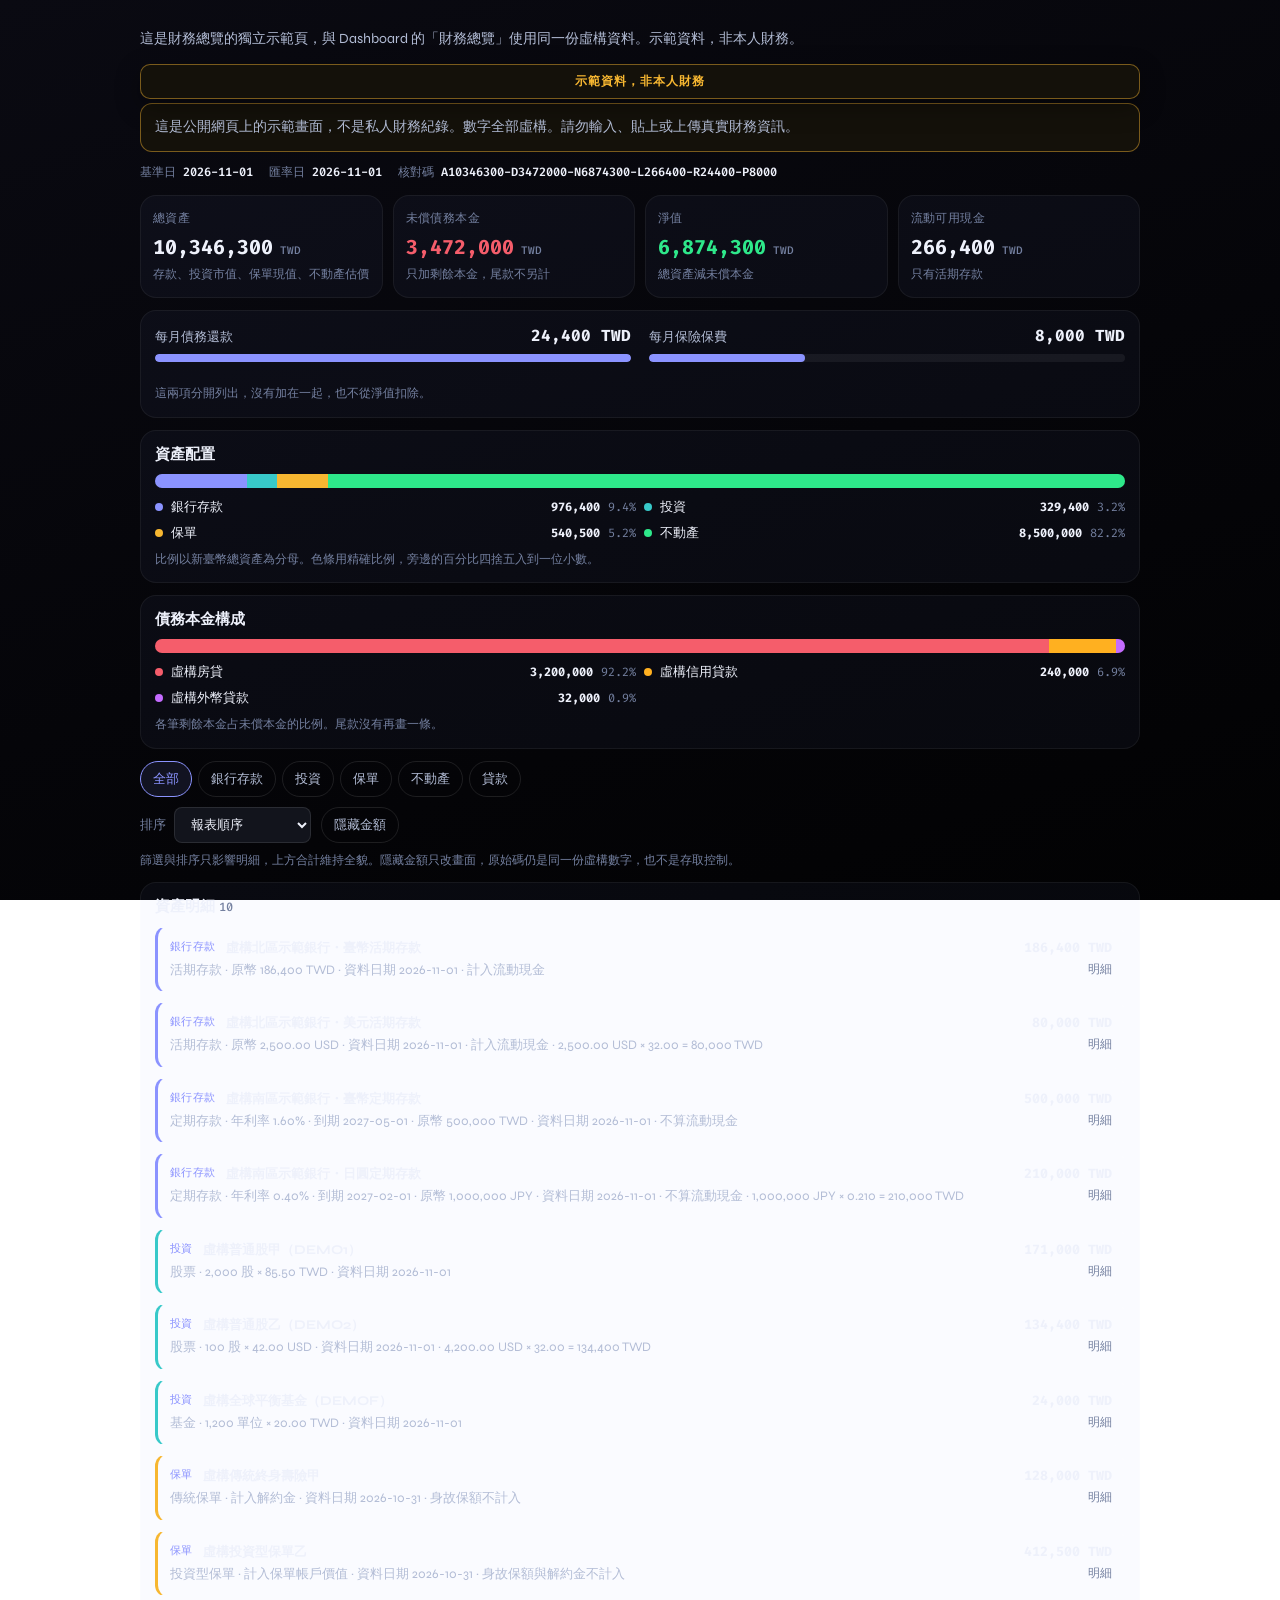
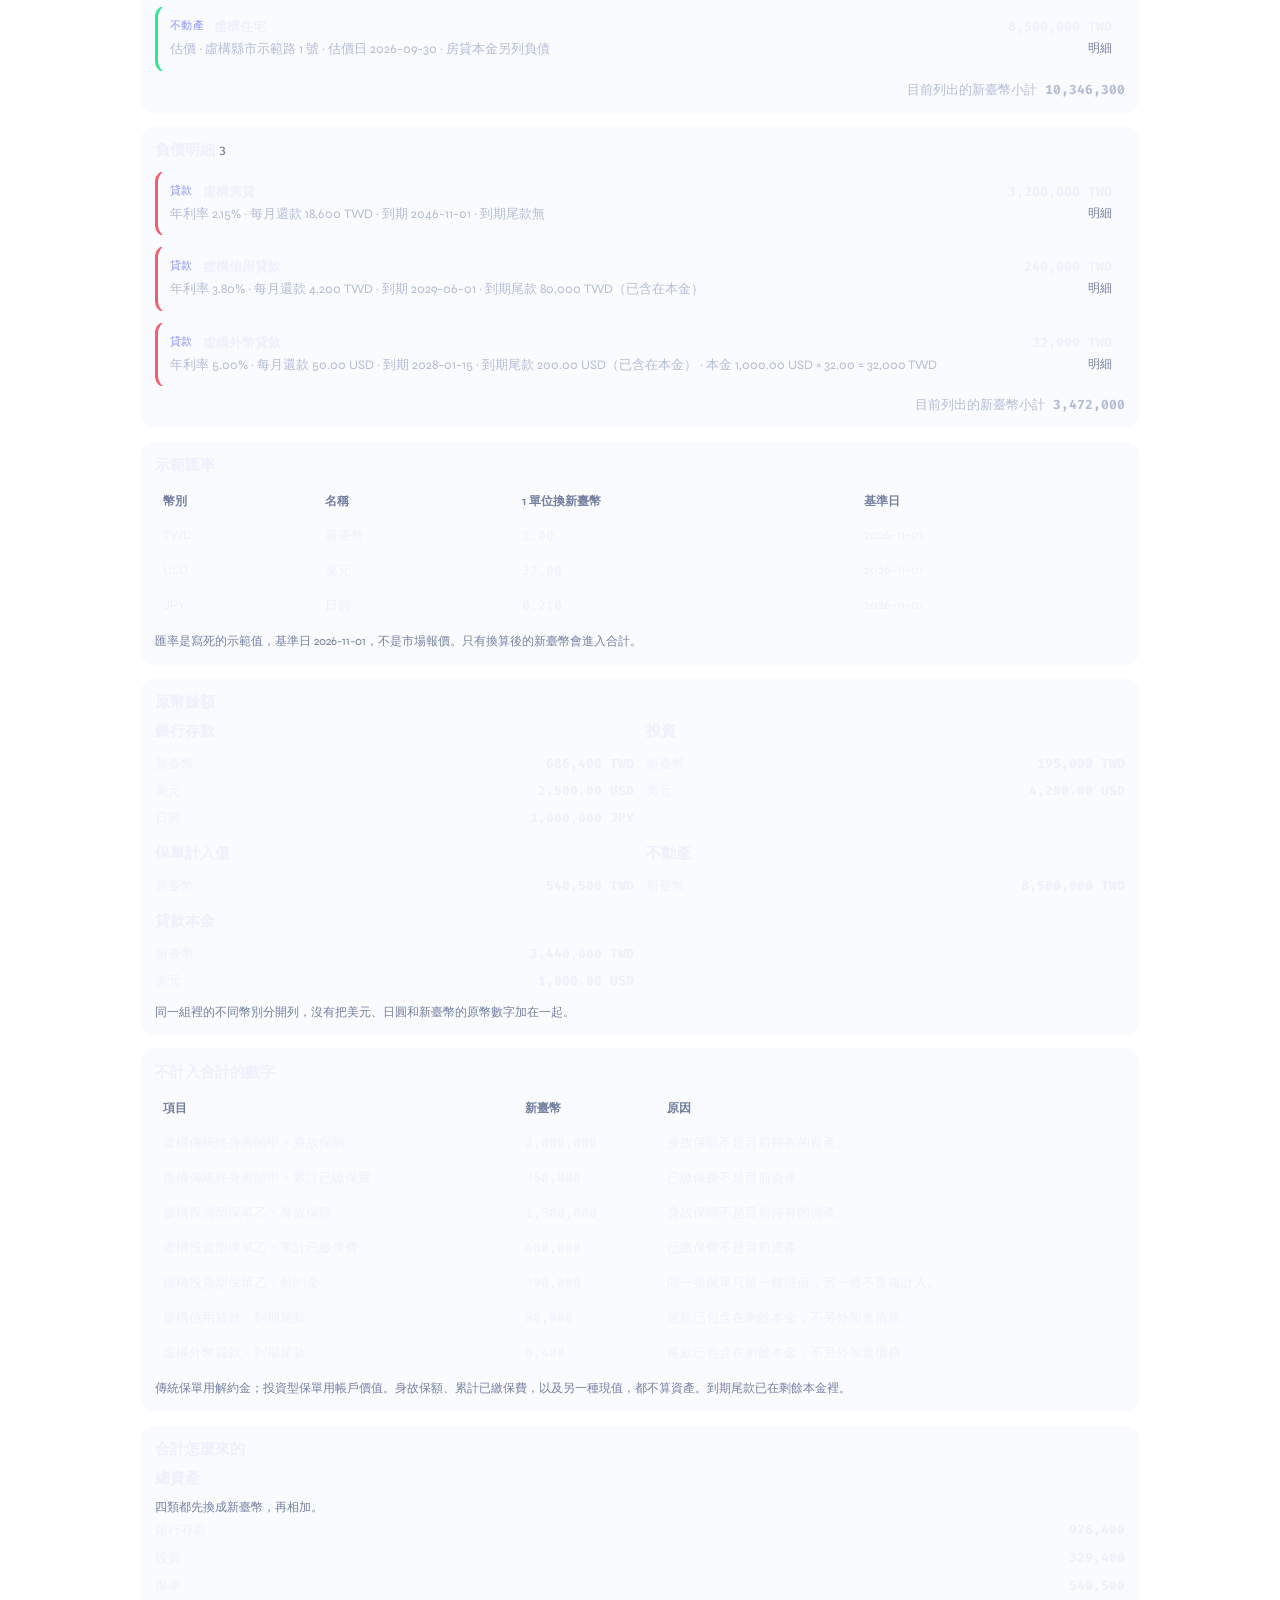
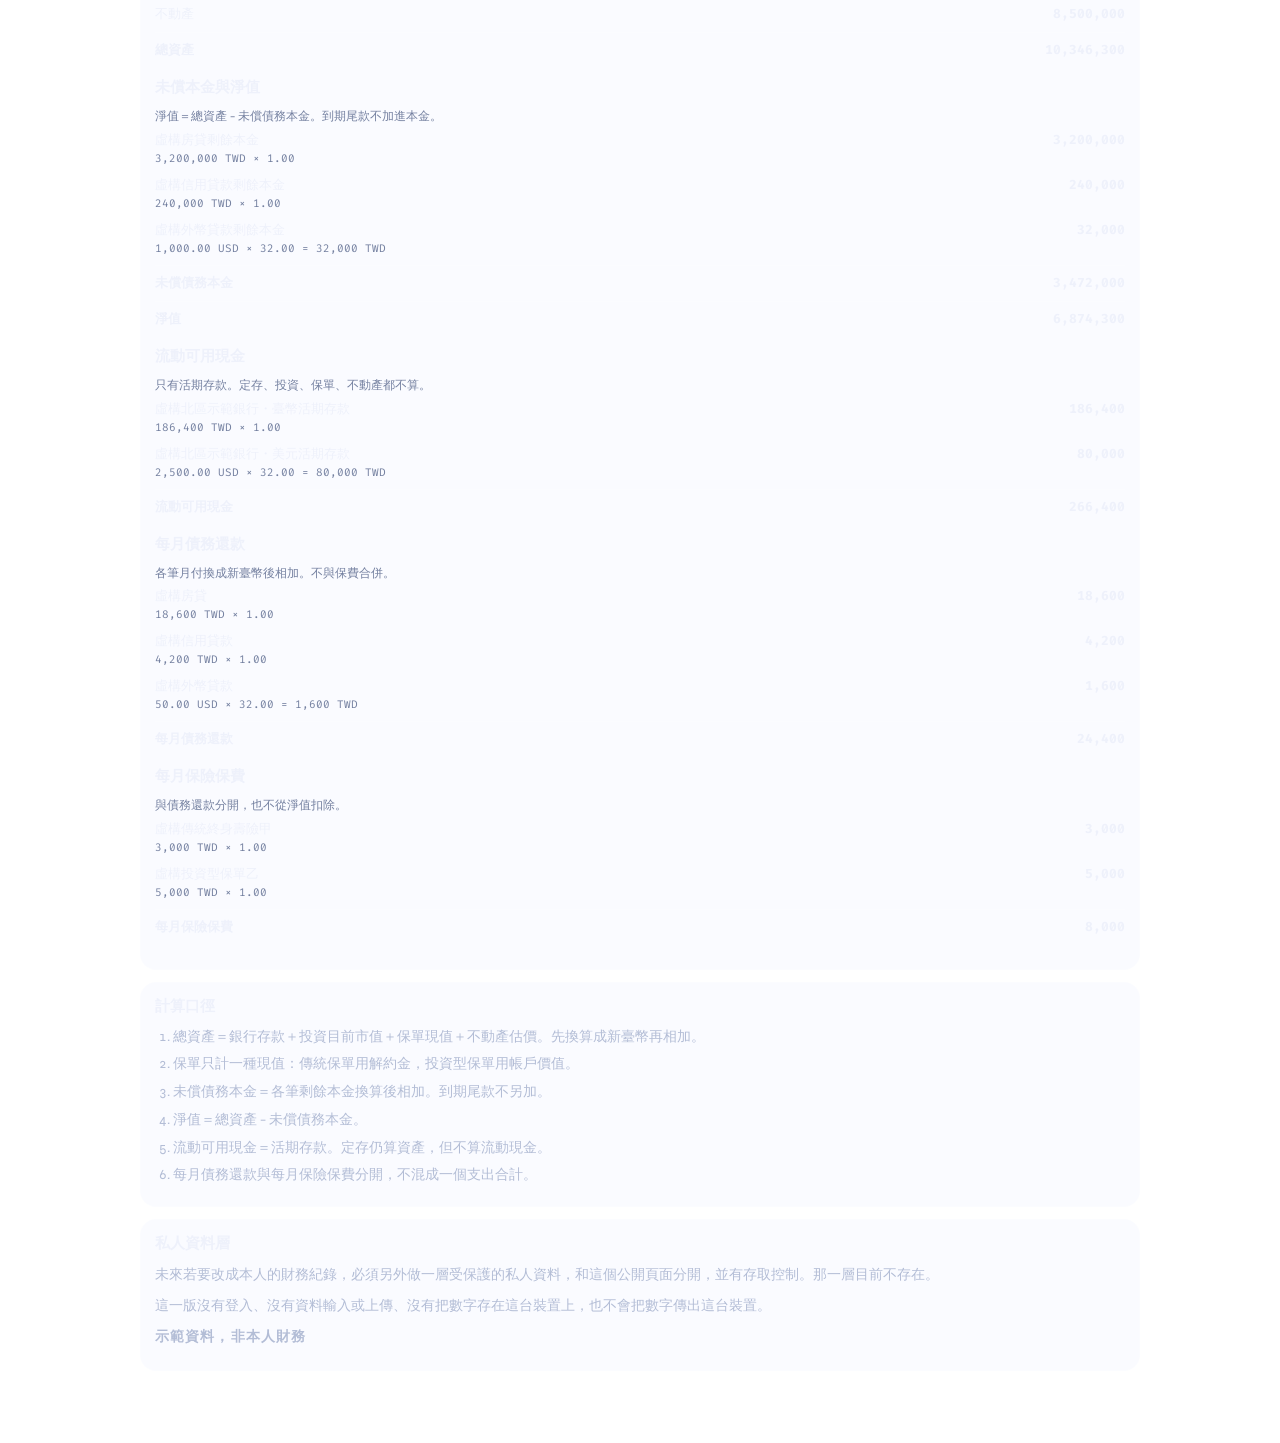
<file: finance_overview.html>
<!DOCTYPE html>
<html lang="zh-TW">
<head>
  <meta charset="UTF-8">
  <meta name="viewport" content="width=device-width, initial-scale=1.0">
  <title>財務總覽示範（非本人財務）</title>
  <link rel="preconnect" href="https://fonts.googleapis.com">
  <link href="https://fonts.googleapis.com/css2?family=Fira+Code:wght@400;500;600;700&family=Syne:wght@400;600;700;800&display=swap" rel="stylesheet">
  <link rel="stylesheet" href="css/finance_overview.css">
  <style>
    :root {
      --bg: #05060b;
      --surface: rgba(140,150,255,0.045);
      --border: rgba(255,255,255,0.10);
      --border-dim: rgba(255,255,255,0.055);
      --accent: #8b93ff;
      --accent-dim: rgba(139,147,255,0.10);
      --text: #eef1fb;
      --text-2: #b3bdd6;
      --text-3: #7480a0;
      --pos: #2ee88a;
      --neg: #f55d6b;
      --warn: #f7b731;
      --mono: 'Fira Code', 'SF Mono', monospace;
      --ui: 'Syne', -apple-system, sans-serif;
    }
    * { box-sizing: border-box; margin: 0; padding: 0; }
    body {
      font-family: var(--ui);
      background: linear-gradient(160deg, #0a0a12 0%, #050509 55%, #020203 100%) fixed;
      color: var(--text);
      min-height: 100vh;
      padding: 28px 16px 60px;
    }
    .container { max-width: 1000px; margin: 0 auto; }
    .preview-note { margin-bottom: 14px; color: var(--text-2); font-size: 14px; line-height: 1.6; }
  </style>
</head>
<body>
  <div class="container">
    <p class="preview-note">這是財務總覽的獨立示範頁，與 Dashboard 的「財務總覽」使用同一份虛構資料。示範資料，非本人財務。</p>
    <div id="tab-finance"></div>
  </div>
  <script src="js/finance_demo.js"></script>
  <script src="js/finance_overview.js"></script>
</body>
</html>
</file>
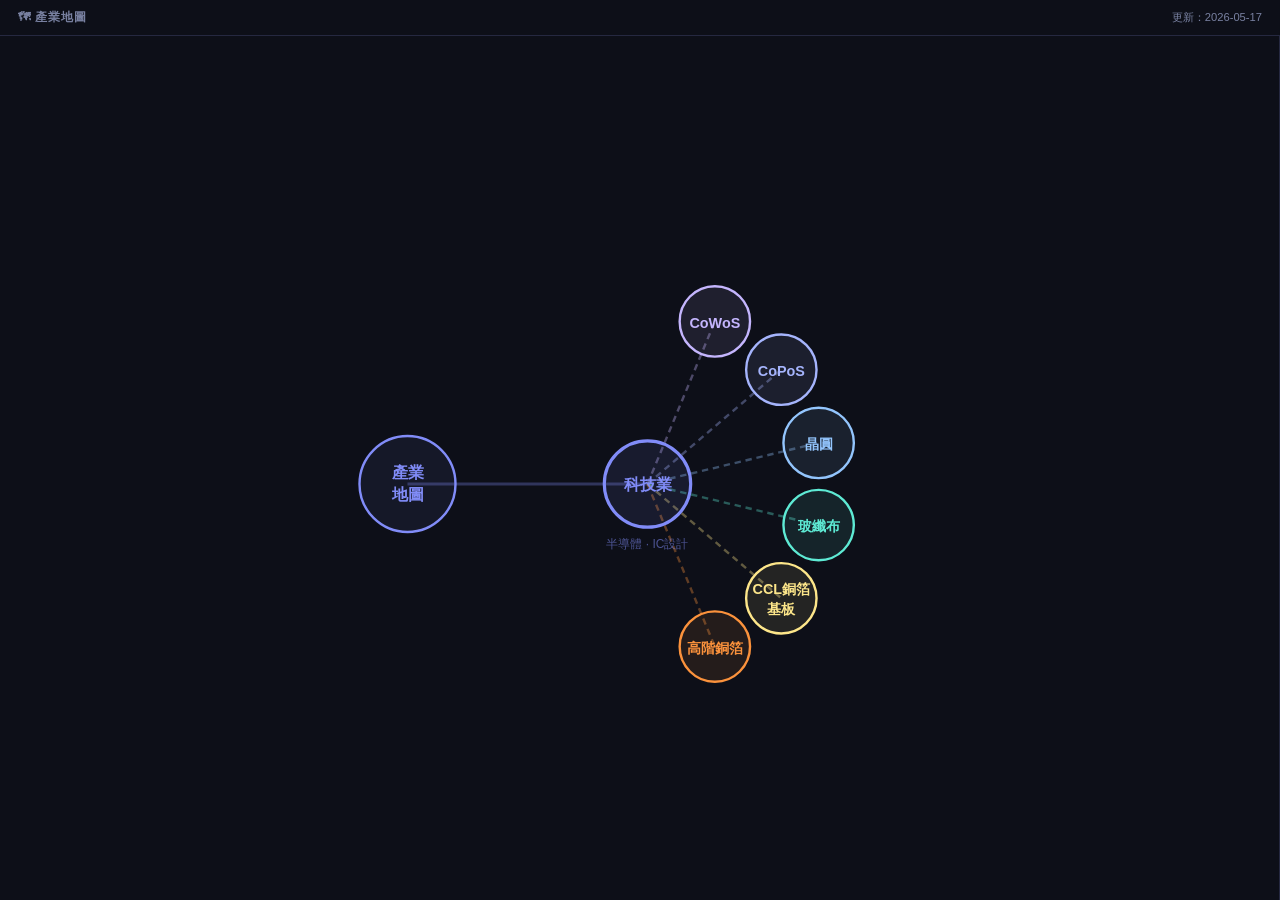
<file: industry_map.html>
<!DOCTYPE html>
<html lang="zh-TW">
<head>
<meta charset="UTF-8">
<meta name="viewport" content="width=device-width,initial-scale=1.0">
<title>產業地圖</title>
<style>
*,*::before,*::after{box-sizing:border-box;margin:0;padding:0}
:root{--bg:#0d0f18;--surface:#14172280;--border:#252840;--text:#e2e4f0;--muted:#7880a0;}
html,body{height:100%;overflow:hidden}
body{background:var(--bg);color:var(--text);font-family:-apple-system,'PingFang TC','Microsoft JhengHei',sans-serif;display:flex;flex-direction:column;}

.header{padding:9px 18px;border-bottom:1px solid var(--border);display:flex;align-items:center;justify-content:space-between;flex-shrink:0;}
.header-title{font-size:.78rem;font-weight:700;color:var(--muted);letter-spacing:.08em;text-transform:uppercase;}
.header-updated{font-size:.7rem;color:var(--muted);}

.main{flex:1;display:flex;overflow:hidden;}
#map-area{flex:1;min-width:0;position:relative;transition:flex .35s cubic-bezier(.4,0,.2,1);}
#map-area.shrink{flex:0 0 58%;}
#map-svg{width:100%;height:100%;cursor:default;}

#side-panel{width:0;overflow:hidden;transition:width .35s cubic-bezier(.4,0,.2,1);border-left:1px solid var(--border);background:#0f121c;}
#side-panel.open{width:42%;}
.panel-scroll{width:340px;height:100%;overflow-y:auto;padding:20px 18px 28px;}
.panel-scroll::-webkit-scrollbar{width:4px;}
.panel-scroll::-webkit-scrollbar-thumb{background:#252840;border-radius:2px;}

.panel-header{margin-bottom:16px;position:relative;padding-right:28px;}
.breadcrumb{font-size:.68rem;color:var(--muted);margin-bottom:4px;}
.panel-name{font-size:1.2rem;font-weight:800;margin-bottom:3px;}
.panel-summary{font-size:.78rem;color:var(--muted);line-height:1.5;}
.close-btn{position:absolute;top:0;right:0;background:#1e2244;border:1px solid var(--border);color:var(--muted);width:22px;height:22px;border-radius:50%;cursor:pointer;font-size:12px;display:flex;align-items:center;justify-content:center;}
.close-btn:hover{color:var(--text);}

.section{margin-bottom:15px;}
.sec-label{font-size:.66rem;font-weight:700;text-transform:uppercase;letter-spacing:.08em;color:var(--muted);margin-bottom:6px;}
.desc{font-size:.81rem;color:#b0b8d0;line-height:1.75;}
.tag-row{display:flex;flex-wrap:wrap;gap:5px;}
.tag{padding:3px 9px;border-radius:10px;font-size:.7rem;font-weight:600;border:1px solid;}
.stocks{font-size:.81rem;color:var(--text);line-height:1.9;}
.related-row{display:flex;flex-wrap:wrap;gap:5px;}
.related-link{font-size:.75rem;padding:2px 9px;border-radius:8px;border:1px solid var(--border);color:#818cf8;cursor:pointer;background:#818cf810;}
.related-link:hover{background:#818cf830;border-color:#818cf8;}

.node-group{cursor:pointer;}
@keyframes pulse{0%{r:0;opacity:.5}100%{r:40;opacity:0}}
.pulse-ring{animation:pulse 1.6s ease-out infinite;pointer-events:none;}
</style>
</head>
<body>

<div class="header">
  <span class="header-title">🗺 產業地圖</span>
  <span class="header-updated" id="hdr-updated"></span>
</div>

<div class="main">
  <div id="map-area">
    <svg id="map-svg" viewBox="0 0 600 540" preserveAspectRatio="xMidYMid meet"></svg>
  </div>
  <div id="side-panel">
    <div class="panel-scroll" id="panel-content"></div>
  </div>
</div>

<script>
const CY = 280;              // vertical centre
const R1 = 150;              // centre → industry
const R2 = 110;              // industry → child node

let allNodes = [];
let selectedId = null;
let effectiveCX = 300;       // shifts left in single-industry mode

fetch('industry_map.json?t=' + Date.now())
  .then(r => r.json())
  .then(data => {
    document.getElementById('hdr-updated').textContent = '更新：' + (data.updated || '');
    buildPositions(data.nodes);
    renderMap();
  })
  .catch(() => {
    document.getElementById('map-svg').innerHTML =
      '<text x="300" y="270" text-anchor="middle" fill="#7880a0" font-size="14">無法載入資料</text>';
  });

// ── Layout ────────────────────────────────────────────────────
function buildPositions(nodes) {
  allNodes = [];
  const n = nodes.length;
  // Single-industry mode: shift centre left, industry points right
  const singleMode = n === 1;
  effectiveCX = singleMode ? 155 : 300;

  nodes.forEach((node, i) => {
    const angle = singleMode ? 0 : (2 * Math.PI * i / n) - Math.PI / 2;
    const x = effectiveCX + R1 * Math.cos(angle);
    const y = CY + R1 * Math.sin(angle);
    allNodes.push({ node, x, y, angle, parentId: null });

    if (node.children && node.children.length) {
      const kids = node.children;
      const k = kids.length;
      const totalSpread = Math.min(Math.PI * 0.75, k * 0.6);
      kids.forEach((child, j) => {
        // Spread children in arc; single child goes slightly above axis
        const ca = k === 1
          ? angle - 0.35
          : angle - totalSpread / 2 + totalSpread * j / (k - 1);
        allNodes.push({
          node: child,
          x: x + R2 * Math.cos(ca),
          y: y + R2 * Math.sin(ca),
          angle: ca,
          parentId: node.id
        });
      });
    }
  });
}

// ── Render ────────────────────────────────────────────────────
function renderMap() {
  const svg = document.getElementById('map-svg');
  svg.innerHTML = '';

  // Lines (bottom layer)
  const lg = mkSVG('g');
  allNodes.forEach(pos => {
    if (pos.parentId === null) {
      // centre → industry
      lg.appendChild(mkSVG('line', {
        x1: effectiveCX, y1: CY, x2: pos.x, y2: pos.y,
        stroke: pos.node.color, 'stroke-width': '1.8', opacity: '.3'
      }));
    } else {
      // find parent pos
      const pp = allNodes.find(p => p.node.id === pos.parentId);
      if (pp) {
        lg.appendChild(mkSVG('line', {
          x1: pp.x, y1: pp.y, x2: pos.x, y2: pos.y,
          stroke: pos.node.color, 'stroke-width': '1.5', opacity: '.35',
          'stroke-dasharray': '4,3'
        }));
      }
    }
  });
  svg.appendChild(lg);

  // Centre node
  const cg = mkSVG('g');
  cg.appendChild(mkSVG('circle', { cx: effectiveCX, cy: CY, r: 30, fill: '#818cf812', stroke: '#818cf8', 'stroke-width': '1.5' }));
  ['產業', '地圖'].forEach((t, i) => {
    const tx = mkSVG('text', { x: effectiveCX, y: CY - 4 + i * 14, 'text-anchor': 'middle', fill: '#818cf8', 'font-size': '10', 'font-weight': '700' });
    tx.textContent = t;
    cg.appendChild(tx);
  });
  svg.appendChild(cg);

  // Industry & child nodes
  allNodes.forEach(pos => drawNode(svg, pos));
}

function drawNode(svg, pos) {
  const { node, x, y } = pos;
  const isChild = pos.parentId !== null;
  const r = isChild ? 22 : 27;
  const isSelected = node.id === selectedId;
  const g = mkSVG('g', { class: 'node-group', id: 'nd-' + node.id });

  if (isSelected) {
    g.appendChild(mkSVG('circle', {
      cx: x, cy: y, r: 0, fill: 'none',
      stroke: node.color, 'stroke-width': '1.5', class: 'pulse-ring'
    }));
    g.appendChild(mkSVG('circle', {
      cx: x, cy: y, r: r + 7, fill: 'none',
      stroke: node.color, 'stroke-width': '1', 'stroke-dasharray': '4,3', opacity: '.5'
    }));
  }

  g.appendChild(mkSVG('circle', {
    cx: x, cy: y, r,
    fill: isSelected ? node.color + '40' : node.color + '18',
    stroke: node.color,
    'stroke-width': isSelected ? '2.5' : (isChild ? '1.5' : '2')
  }));

  // Name (may need 2 lines for long names)
  const name = node.name;
  const lines = name.length > 5 ? [name.slice(0, 5), name.slice(5)] : [name];
  lines.forEach((line, i) => {
    const dy = lines.length === 1 ? 4 : -3 + i * 13;
    const t = mkSVG('text', {
      x, y: y + dy, 'text-anchor': 'middle',
      fill: node.color, 'font-size': isChild ? '9' : '10', 'font-weight': '700',
      'pointer-events': 'none'
    });
    t.textContent = line;
    g.appendChild(t);
  });

  // Summary hint below node
  if (node.summary && !isChild) {
    const hint = mkSVG('text', {
      x, y: y + r + 13, 'text-anchor': 'middle',
      fill: node.color, 'font-size': '7.5', opacity: '.55',
      'pointer-events': 'none'
    });
    hint.textContent = node.sub ? node.sub.slice(0, 2).join(' · ') : '';
    g.appendChild(hint);
  }

  g.addEventListener('click', () => selectNode(node.id));
  svg.appendChild(g);
}

// ── Selection ─────────────────────────────────────────────────
function selectNode(id) {
  if (selectedId === id) { closePanel(); return; }
  selectedId = id;
  renderMap();
  const pos = allNodes.find(p => p.node.id === id);
  if (!pos) return;
  document.getElementById('map-area').classList.add('shrink');
  document.getElementById('side-panel').classList.add('open');
  renderPanel(pos);
}

function closePanel() {
  selectedId = null;
  document.getElementById('map-area').classList.remove('shrink');
  document.getElementById('side-panel').classList.remove('open');
  renderMap();
}

function renderPanel(pos) {
  const { node, parentId } = pos;
  const parent = parentId ? allNodes.find(p => p.node.id === parentId) : null;
  const crumb = parent ? `產業地圖 › ${parent.node.name} › ${node.name}` : `產業地圖 › ${node.name}`;

  document.getElementById('panel-content').innerHTML = `
    <div class="panel-header">
      <div class="breadcrumb">${crumb}</div>
      <div class="panel-name" style="color:${node.color}">${node.name}</div>
      <div class="panel-summary">${node.summary || ''}</div>
      <button class="close-btn" onclick="closePanel()">✕</button>
    </div>

    ${node.description ? `
    <div class="section">
      <div class="sec-label">說明</div>
      <div class="desc">${node.description}</div>
    </div>` : ''}

    ${node.sub && node.sub.length ? `
    <div class="section">
      <div class="sec-label">子產業 / 技術</div>
      <div class="tag-row">
        ${node.sub.map(s => `<span class="tag" style="color:${node.color};border-color:${node.color}40;background:${node.color}10">${s}</span>`).join('')}
      </div>
    </div>` : ''}

    ${node.stocks && node.stocks.length ? `
    <div class="section">
      <div class="sec-label">代表個股</div>
      <div class="stocks">${node.stocks.join('　')}</div>
    </div>` : ''}

    ${node.related && node.related.length ? `
    <div class="section">
      <div class="sec-label">相關</div>
      <div class="related-row">
        ${node.related.map(rid => {
          const rp = allNodes.find(p => p.node.id === rid || p.node.name === rid);
          return `<span class="related-link" onclick="selectNode('${rp ? rp.node.id : rid}')">→ ${rp ? rp.node.name : rid}</span>`;
        }).join('')}
      </div>
    </div>` : ''}
  `;
}

// ── SVG helper ─────────────────────────────────────────────────
function mkSVG(tag, attrs = {}) {
  const el = document.createElementNS('http://www.w3.org/2000/svg', tag);
  for (const [k, v] of Object.entries(attrs)) el.setAttribute(k, v);
  return el;
}
</script>
</body>
</html>
</file>
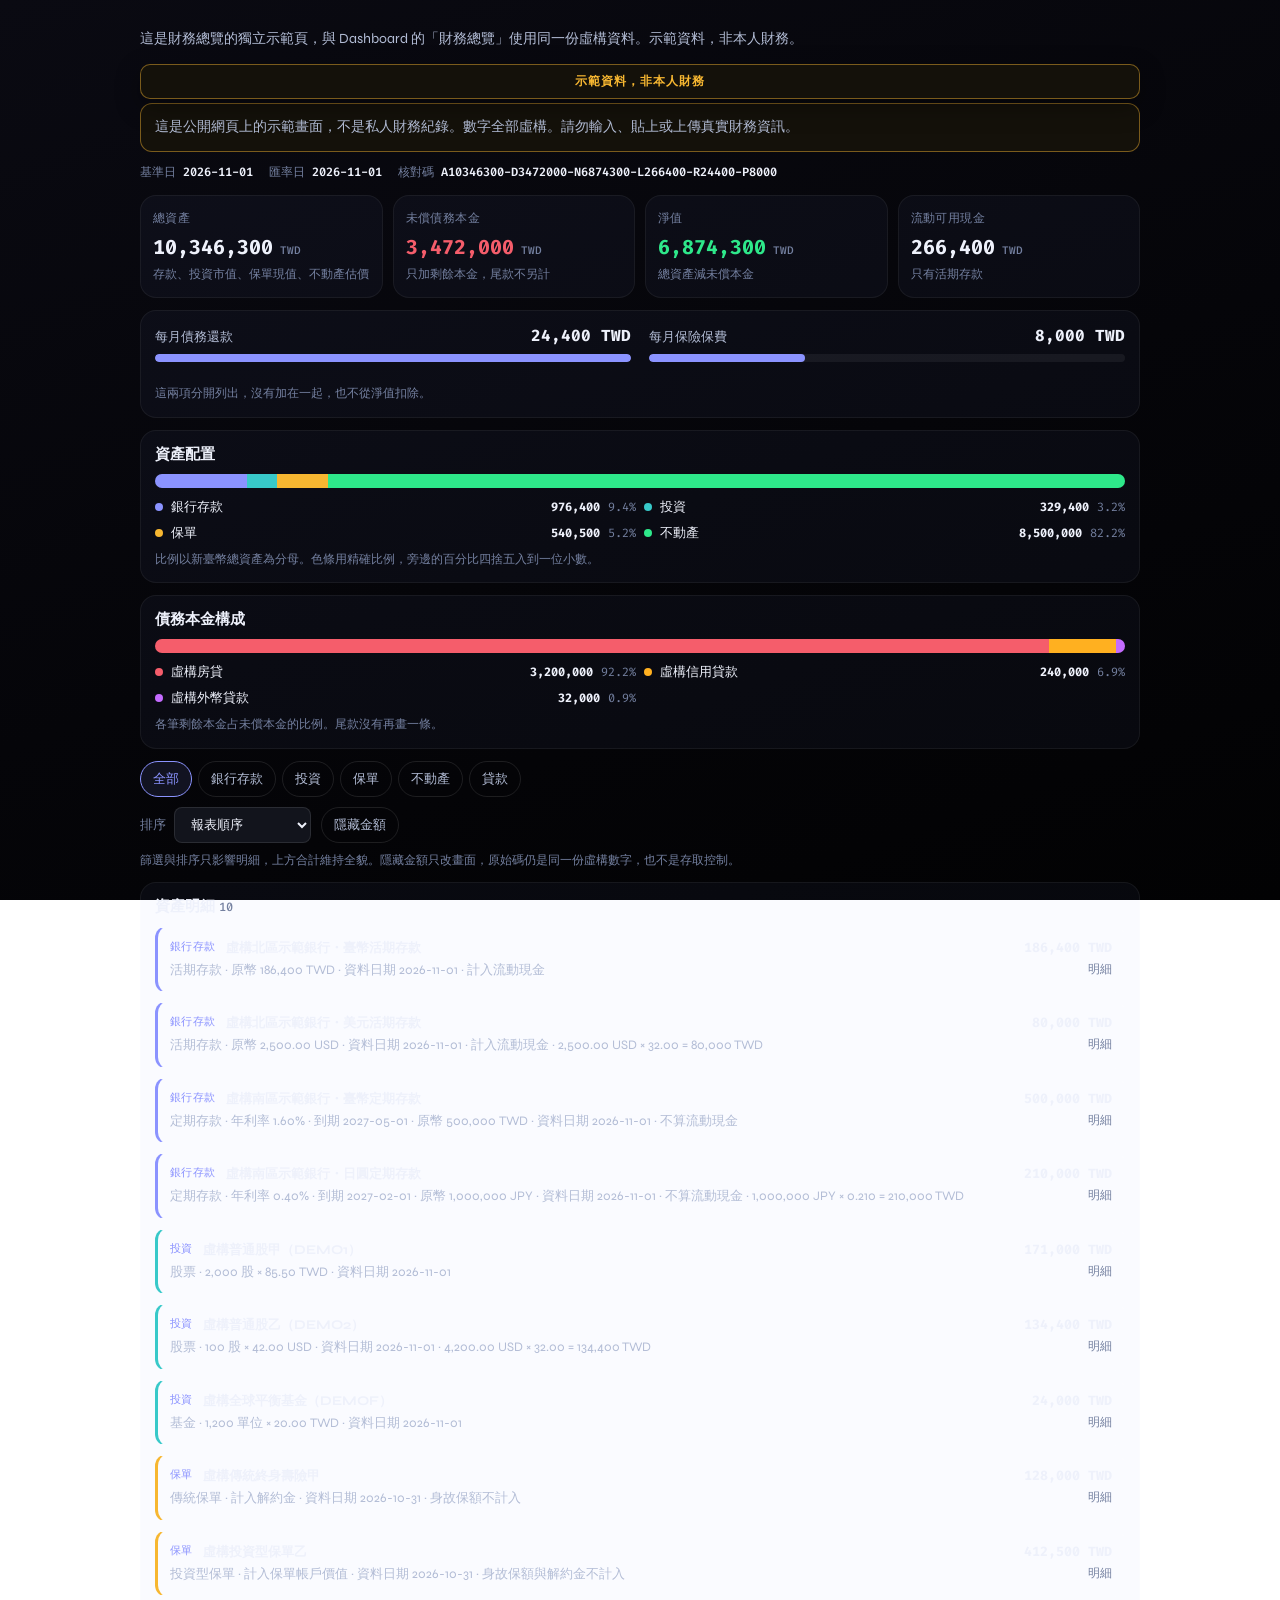
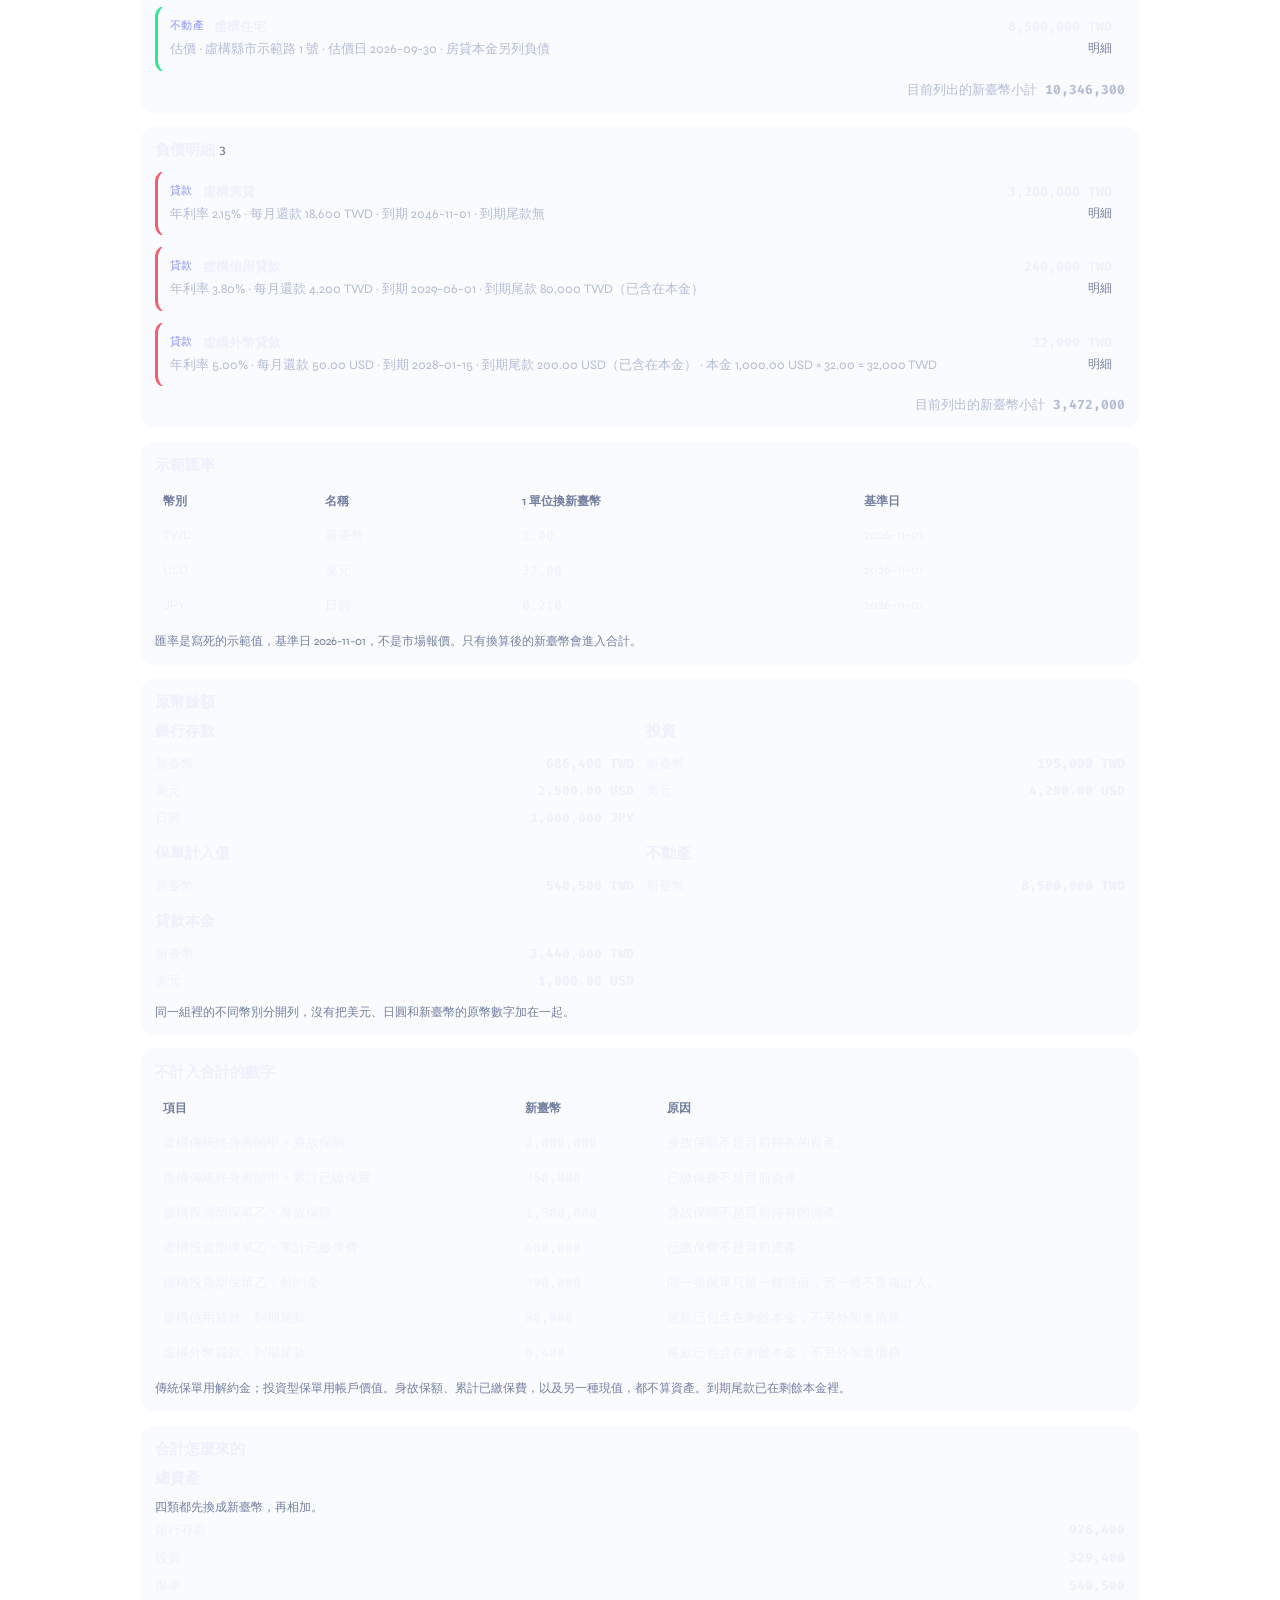
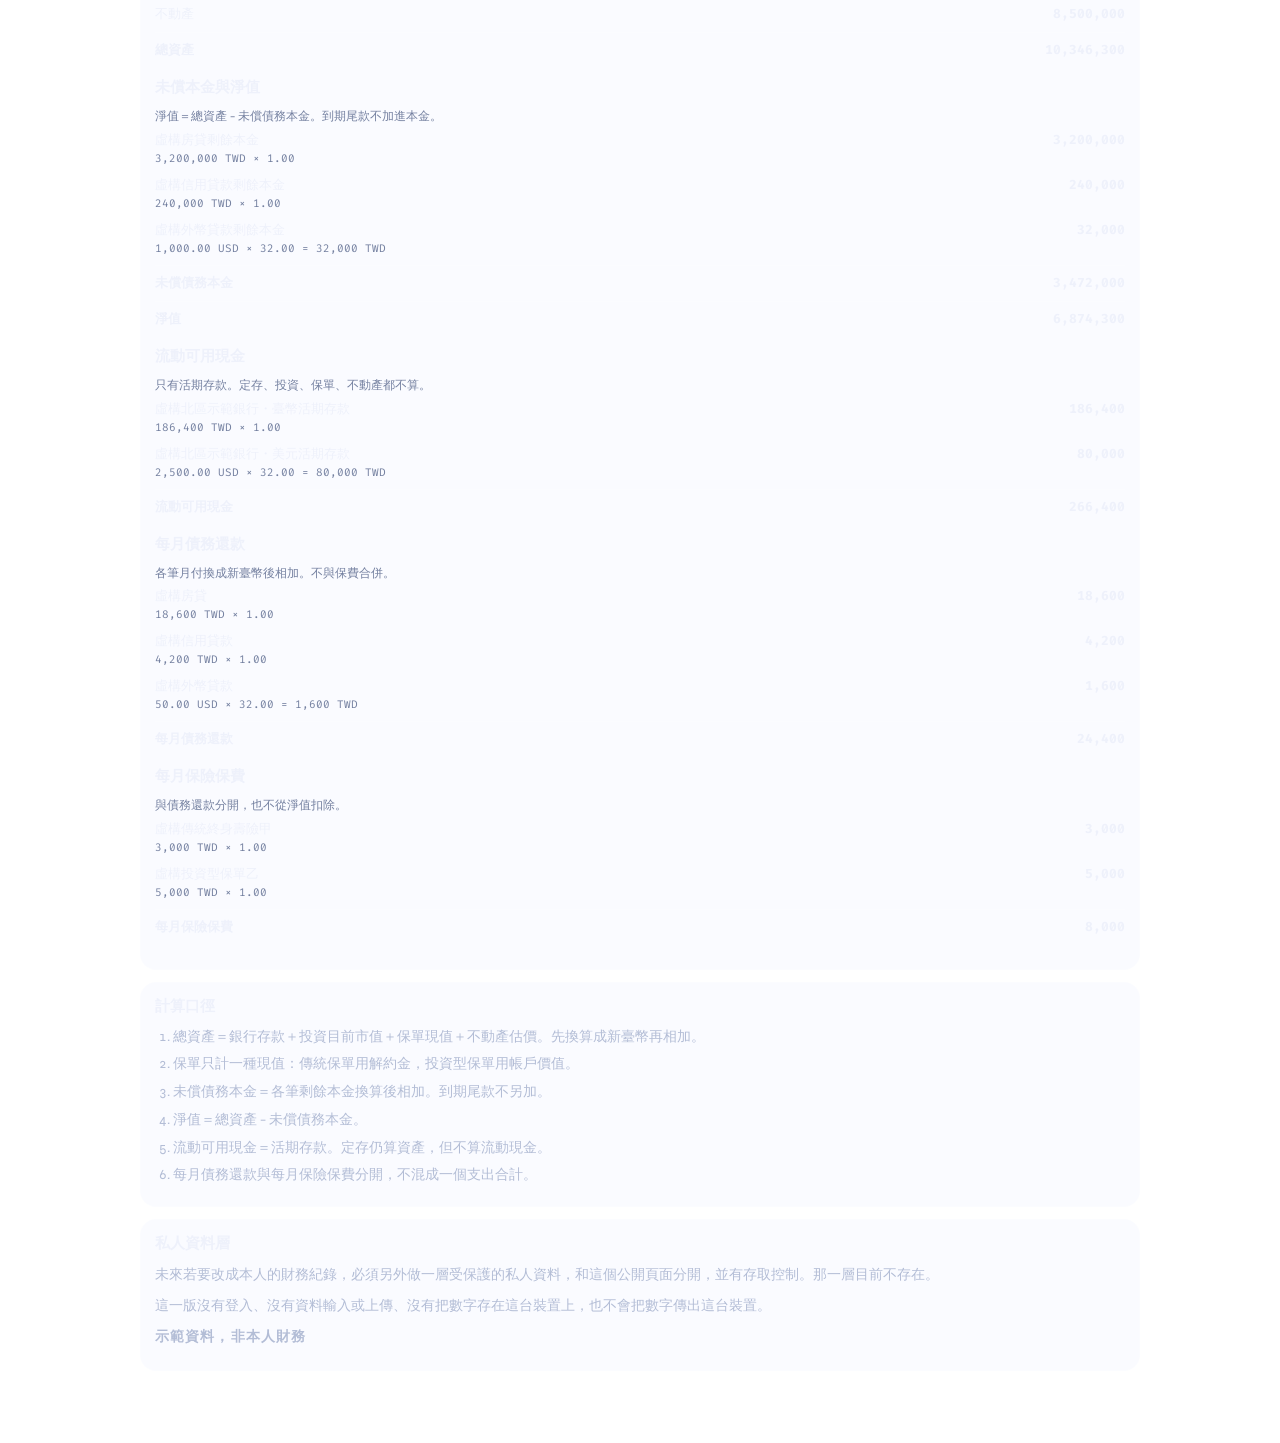
<file: preview/finance_overview_standalone.html>
<!DOCTYPE html>
<html lang="zh-TW">
<head>
<meta charset="UTF-8">
<meta name="viewport" content="width=device-width, initial-scale=1.0">
<title>財務總覽示範（非本人財務）</title>
<link rel="preconnect" href="https://fonts.googleapis.com">
<link href="https://fonts.googleapis.com/css2?family=Fira+Code:wght@400;500;600;700&family=Syne:wght@400;600;700;800&display=swap" rel="stylesheet">
<style>
:root{--bg:#05060b;--surface:rgba(140,150,255,0.045);--border:rgba(255,255,255,0.10);--border-dim:rgba(255,255,255,0.055);--accent:#8b93ff;--accent-dim:rgba(139,147,255,0.10);--text:#eef1fb;--text-2:#b3bdd6;--text-3:#7480a0;--pos:#2ee88a;--neg:#f55d6b;--warn:#f7b731;--mono:"Fira Code","SF Mono",monospace;--ui:Syne,-apple-system,sans-serif;}
*{box-sizing:border-box;margin:0;padding:0;}body{font-family:var(--ui);background:linear-gradient(160deg,#0a0a12 0%,#050509 55%,#020203 100%) fixed;color:var(--text);min-height:100vh;padding:28px 16px 60px;} .container{max-width:1000px;margin:0 auto;} .preview-note{margin-bottom:14px;color:var(--text-2);font-size:14px;line-height:1.6;}
.fin-root { color: var(--text, #eef1fb); }
.fin-sticky {
  position: sticky;
  top: 8px;
  z-index: 4;
  margin: 0 0 8px;
  padding: 8px 12px;
  text-align: center;
  background: #14110a;
  border: 1px solid rgba(247,183,49,0.45);
  border-radius: 10px;
  box-shadow: 0 8px 24px rgba(0,0,0,0.35);
}
.fin-banner {
  background: #14110a;
  border: 1px solid rgba(247,183,49,0.45);
  border-radius: 12px;
  padding: 12px 14px;
  margin-bottom: 12px;
}
.fin-item, .fin-card { scroll-margin-top: 56px; }
.fin-kicker {
  font-family: var(--mono, monospace);
  font-size: 12px;
  font-weight: 700;
  letter-spacing: 0.08em;
  color: var(--warn, #f7b731);
  margin-bottom: 4px;
}
.fin-banner p:last-child { color: var(--text-2, #b3bdd6); font-size: 14px; line-height: 1.6; }
.fin-meta {
  display: flex;
  flex-wrap: wrap;
  gap: 8px 16px;
  margin-bottom: 14px;
  font-family: var(--mono, monospace);
  font-size: 12px;
  color: var(--text-3, #7480a0);
}
.fin-meta b { color: var(--text, #eef1fb); font-weight: 600; }
.fin-kpis {
  display: grid;
  grid-template-columns: repeat(4, minmax(0, 1fr));
  gap: 10px;
  margin-bottom: 12px;
}
.fin-kpi, .fin-card, .fin-flows {
  background: var(--surface, rgba(140,150,255,0.045));
  border: 1px solid var(--border-dim, rgba(255,255,255,0.055));
  border-radius: 16px;
}
.fin-kpi { padding: 14px 12px; min-width: 0; }
.fin-kpi-label {
  font-size: 12px;
  color: var(--text-3, #7480a0);
  letter-spacing: 0.04em;
  margin-bottom: 8px;
}
.fin-kpi-value {
  font-family: var(--mono, monospace);
  font-size: 20px;
  font-weight: 700;
  line-height: 1.25;
  overflow-wrap: anywhere;
}
.fin-kpi-value span { font-size: 11px; color: var(--text-3, #7480a0); font-weight: 500; }
.fin-kpi-debt .fin-kpi-value { color: var(--neg, #f55d6b); }
.fin-kpi-net .fin-kpi-value { color: var(--pos, #2ee88a); }
.fin-kpi-sub { margin-top: 6px; font-size: 12px; color: var(--text-3, #7480a0); line-height: 1.45; }
.fin-flows {
  display: grid;
  grid-template-columns: 1fr 1fr;
  gap: 14px 18px;
  padding: 14px;
  margin-bottom: 12px;
}
.fin-flow-head { display: flex; justify-content: space-between; gap: 10px; align-items: baseline; }
.fin-flow-head span { color: var(--text-2, #b3bdd6); font-size: 13px; }
.fin-flow-head b { font-family: var(--mono, monospace); font-size: 16px; }
.fin-track {
  display: block;
  height: 8px;
  margin-top: 8px;
  border-radius: 99px;
  background: rgba(255,255,255,0.06);
  overflow: hidden;
}
.fin-track span { display: block; height: 100%; background: var(--accent, #8b93ff); border-radius: 99px; }
.fin-flows .fin-hint, .fin-card .fin-hint, .fin-tools .fin-hint { grid-column: 1 / -1; }
.fin-hint { margin-top: 8px; color: var(--text-3, #7480a0); font-size: 12px; line-height: 1.55; }
.fin-card { padding: 14px; margin-bottom: 12px; }
.fin-card h2, .fin-math h3, .fin-native h3 {
  font-size: 15px;
  font-weight: 700;
  margin-bottom: 10px;
}
.fin-count {
  font-family: var(--mono, monospace);
  font-size: 12px;
  color: var(--text-3, #7480a0);
  font-weight: 500;
}
.fin-bar { display: flex; height: 14px; border-radius: 99px; overflow: hidden; background: rgba(255,255,255,0.04); }
.fin-seg { display: block; height: 100%; min-width: 2px; }
.fin-seg-bank, .fin-dot.fin-seg-bank { background: #8b93ff; }
.fin-seg-investment, .fin-dot.fin-seg-investment { background: #38c9c9; }
.fin-seg-policy, .fin-dot.fin-seg-policy { background: #f7b731; }
.fin-seg-property, .fin-dot.fin-seg-property { background: #2ee88a; }
.fin-seg-loan-mortgage, .fin-dot.fin-seg-loan-mortgage { background: #f55d6b; }
.fin-seg-loan-credit, .fin-dot.fin-seg-loan-credit { background: #ffb020; }
.fin-seg-loan-usd, .fin-dot.fin-seg-loan-usd { background: #c46bff; }
.fin-math-row small { display: block; margin-top: 2px; color: var(--text-3, #7480a0); font-family: var(--mono, monospace); font-size: 11px; font-weight: 400; }
.fin-legend { list-style: none; display: grid; grid-template-columns: repeat(2, minmax(0, 1fr)); gap: 8px; margin-top: 10px; }
.fin-legend li { display: flex; align-items: center; gap: 8px; min-width: 0; font-size: 13px; }
.fin-legend span { flex: 1; min-width: 0; }
.fin-legend b { font-family: var(--mono, monospace); font-size: 12px; }
.fin-legend em { font-style: normal; font-family: var(--mono, monospace); color: var(--text-3, #7480a0); font-size: 12px; }
.fin-dot { width: 8px; height: 8px; border-radius: 50%; flex: none; }
.fin-tools { margin: 4px 0 12px; }
.fin-chips { display: flex; flex-wrap: wrap; gap: 6px; }
.fin-chip, .fin-mask-btn, .fin-sort-label select {
  font-family: var(--ui, sans-serif);
  font-size: 13px;
  border-radius: 999px;
  border: 1px solid var(--border, rgba(255,255,255,0.1));
  background: transparent;
  color: var(--text-2, #b3bdd6);
  padding: 8px 12px;
  cursor: pointer;
}
.fin-chip[aria-pressed="true"], .fin-mask-btn[aria-pressed="true"] {
  background: var(--accent-dim, rgba(139,147,255,0.1));
  border-color: var(--accent, #8b93ff);
  color: var(--accent, #8b93ff);
}
.fin-sort-label {
  display: inline-flex;
  align-items: center;
  gap: 8px;
  margin: 10px 10px 0 0;
  color: var(--text-3, #7480a0);
  font-size: 13px;
}
.fin-sort-label select { color-scheme: dark; border-radius: 8px; background: #12141c; color: var(--text, #eef1fb); }
.fin-mask-btn { margin-top: 10px; }
.fin-item {
  border: 1px solid var(--border-dim, rgba(255,255,255,0.055));
  border-left-width: 3px;
  border-radius: 12px;
  margin-bottom: 8px;
  background: rgba(255,255,255,0.02);
}
.fin-item[data-cat="bank"] { border-left-color: #8b93ff; }
.fin-item[data-cat="investment"] { border-left-color: #38c9c9; }
.fin-item[data-cat="policy"] { border-left-color: #f7b731; }
.fin-item[data-cat="property"] { border-left-color: #2ee88a; }
.fin-item[data-cat="loan"] { border-left-color: #f55d6b; }
.fin-row {
  width: 100%;
  display: grid;
  grid-template-columns: auto 1fr auto;
  grid-template-areas: "cat name amt" "meta meta more";
  gap: 4px 10px;
  text-align: left;
  background: transparent;
  border: 0;
  color: inherit;
  font-family: inherit;
  padding: 12px;
  cursor: pointer;
}
.fin-cat { grid-area: cat; font-size: 11px; color: var(--accent, #8b93ff); letter-spacing: 0.04em; }
.fin-name { grid-area: name; font-weight: 700; }
.fin-line-amt { grid-area: amt; font-family: var(--mono, monospace); font-weight: 700; white-space: nowrap; }
.fin-line-meta { grid-area: meta; color: var(--text-2, #b3bdd6); font-size: 13px; line-height: 1.5; }
.fin-more { grid-area: more; justify-self: end; color: var(--text-3, #7480a0); font-size: 12px; }
.fin-detail { padding: 0 12px 12px; }
.fin-detail dl { display: grid; grid-template-columns: 148px 1fr; gap: 6px 12px; }
.fin-detail dl > div:not(.fin-note) { display: contents; }
.fin-detail dt { color: var(--text-3, #7480a0); font-size: 12px; }
.fin-detail dd { font-size: 13px; line-height: 1.5; overflow-wrap: anywhere; }
.fin-detail .fin-out { color: var(--text-3, #7480a0); }
.fin-detail .fin-note { grid-column: 1 / -1; padding-top: 4px; }
.fin-badge {
  display: inline-block;
  margin-right: 6px;
  padding: 0 6px;
  border: 1px solid rgba(247,183,49,0.5);
  border-radius: 99px;
  color: var(--warn, #f7b731);
  font-size: 10px;
  vertical-align: 1px;
}
.fin-subtotal, .fin-empty { color: var(--text-2, #b3bdd6); font-size: 13px; }
.fin-subtotal { text-align: right; font-family: var(--mono, monospace); }
.fin-scroll { overflow-x: auto; }
.fin-table { width: 100%; border-collapse: collapse; font-size: 13px; }
.fin-table th, .fin-table td { padding: 8px 8px; border-bottom: 1px solid var(--border-dim, rgba(255,255,255,0.055)); text-align: left; vertical-align: top; }
.fin-table th { color: var(--text-3, #7480a0); font-size: 12px; font-weight: 600; }
.fin-num { font-family: var(--mono, monospace); white-space: nowrap; text-align: right; }
.fin-native { display: grid; grid-template-columns: repeat(2, minmax(0, 1fr)); gap: 12px; }
.fin-native ul { list-style: none; }
.fin-native li { display: flex; justify-content: space-between; gap: 8px; padding: 4px 0; border-bottom: 1px solid var(--border-dim, rgba(255,255,255,0.055)); font-size: 13px; }
.fin-native b { font-family: var(--mono, monospace); }
.fin-math { margin-bottom: 14px; }
.fin-math-row { display: flex; justify-content: space-between; gap: 12px; padding: 5px 0; font-size: 13px; }
.fin-math-row b { font-family: var(--mono, monospace); white-space: nowrap; }
.fin-math-row.is-total { border-top: 1px solid var(--border, rgba(255,255,255,0.1)); font-weight: 700; margin-top: 4px; padding-top: 8px; }
.fin-rules { margin-left: 18px; color: var(--text-2, #b3bdd6); font-size: 14px; }
.fin-rules li { margin: 6px 0; line-height: 1.55; }
.fin-future p { color: var(--text-2, #b3bdd6); font-size: 14px; line-height: 1.65; margin-bottom: 8px; }
.fin-fallback { color: var(--warn, #f7b731); padding: 16px; line-height: 1.6; }
.fin-chip:focus-visible, .fin-mask-btn:focus-visible, .fin-row:focus-visible, .fin-sort-label select:focus-visible {
  outline: 2px solid var(--accent, #8b93ff);
  outline-offset: 2px;
}
@media (max-width: 800px) {
  .fin-kpis { grid-template-columns: repeat(2, minmax(0, 1fr)); }
  .fin-flows, .fin-native, .fin-legend { grid-template-columns: 1fr; }
}
@media (max-width: 640px) {
  .fin-kpi-value { font-size: 16px; }
  .fin-row { grid-template-columns: 1fr auto; grid-template-areas: "cat amt" "name amt" "meta meta" "more more"; }
  .fin-detail dl { grid-template-columns: 1fr; }
  .fin-sort-label, .fin-sort-label select, .fin-mask-btn, .fin-chip { font-size: 16px; }
  .fin-scroll { overflow: visible; }
  .fin-table thead { display: none; }
  .fin-table, .fin-table tbody, .fin-table tr, .fin-table td { display: block; width: auto; }
  .fin-table tr { padding: 8px 0; border-bottom: 1px solid var(--border-dim, rgba(255,255,255,0.055)); }
  .fin-table td { border: 0; padding: 2px 0; text-align: left; white-space: normal; }
  .fin-table td::before { content: attr(data-label); display: block; color: var(--text-3, #7480a0); font-size: 11px; }
  .fin-num { text-align: left; }
}

</style>
</head>
<body>
<div class="container">
<p class="preview-note">這是財務總覽的獨立示範頁，與 Dashboard 的「財務總覽」使用同一份虛構資料。示範資料，非本人財務。</p>
<div id="tab-finance"></div>
</div>
<script>
/* 財務總覽示範資料與整數試算。
   公開頁面只使用這份虛構數字。不讀取其他檔案，不寫入瀏覽器儲存，不對外送出。
   私人財務資料層尚未實作。 */
(function (root) {
  'use strict';

  const DEMO = {
    id: 'finance-demo-2026-11-01',
    label: '示範資料，非本人財務',
    asOf: '2026-11-01',
    fxAsOf: '2026-11-01',
    fx: {
      TWD: { num: 1, den: 1, digits: 2, name: '新臺幣' },
      USD: { num: 32, den: 1, digits: 2, name: '美元' },
      JPY: { num: 21, den: 100, digits: 3, name: '日圓' },
    },
    banks: [
      {
        id: 'bank-twd-demand',
        institution: '虛構北區示範銀行',
        product: '臺幣活期存款',
        kind: 'demand',
        amount: { currency: 'TWD', minor: 186400, scale: 1 },
        asOf: '2026-11-01',
      },
      {
        id: 'bank-usd-demand',
        institution: '虛構北區示範銀行',
        product: '美元活期存款',
        kind: 'demand',
        amount: { currency: 'USD', minor: 250000, scale: 100 },
        asOf: '2026-11-01',
      },
      {
        id: 'bank-twd-fixed',
        institution: '虛構南區示範銀行',
        product: '臺幣定期存款',
        kind: 'fixed',
        amount: { currency: 'TWD', minor: 500000, scale: 1 },
        annualRateBp: 160,
        maturity: '2027-05-01',
        asOf: '2026-11-01',
      },
      {
        id: 'bank-jpy-fixed',
        institution: '虛構南區示範銀行',
        product: '日圓定期存款',
        kind: 'fixed',
        amount: { currency: 'JPY', minor: 1000000, scale: 1 },
        annualRateBp: 40,
        maturity: '2027-02-01',
        asOf: '2026-11-01',
      },
    ],
    investments: [
      {
        id: 'inv-demo1',
        name: '虛構普通股甲',
        symbol: 'DEMO1',
        instrument: '股票',
        quantity: { minor: 2000, scale: 1, unit: '股' },
        price: { currency: 'TWD', minor: 8550, scale: 100 },
        market: { currency: 'TWD', minor: 171000, scale: 1 },
        asOf: '2026-11-01',
      },
      {
        id: 'inv-demo2',
        name: '虛構普通股乙',
        symbol: 'DEMO2',
        instrument: '股票',
        quantity: { minor: 100, scale: 1, unit: '股' },
        price: { currency: 'USD', minor: 4200, scale: 100 },
        market: { currency: 'USD', minor: 420000, scale: 100 },
        asOf: '2026-11-01',
      },
      {
        id: 'inv-demof',
        name: '虛構全球平衡基金',
        symbol: 'DEMOF',
        instrument: '基金',
        quantity: { minor: 1200, scale: 1, unit: '單位' },
        price: { currency: 'TWD', minor: 2000, scale: 100 },
        market: { currency: 'TWD', minor: 24000, scale: 1 },
        asOf: '2026-11-01',
      },
    ],
    policies: [
      {
        id: 'pol-trad',
        insurer: '虛構人壽',
        name: '虛構傳統終身壽險甲',
        policyNo: 'DEMO-POL-001',
        type: 'traditional',
        counted: 'surrender',
        surrender: { currency: 'TWD', minor: 128000, scale: 1 },
        account: null,
        deathBenefit: { currency: 'TWD', minor: 2000000, scale: 1 },
        premiumsPaid: { currency: 'TWD', minor: 360000, scale: 1 },
        monthlyPremium: { currency: 'TWD', minor: 3000, scale: 1 },
        asOf: '2026-10-31',
      },
      {
        id: 'pol-ilp',
        insurer: '虛構人壽',
        name: '虛構投資型保單乙',
        policyNo: 'DEMO-POL-002',
        type: 'investment',
        counted: 'account',
        surrender: { currency: 'TWD', minor: 390000, scale: 1 },
        account: { currency: 'TWD', minor: 412500, scale: 1 },
        deathBenefit: { currency: 'TWD', minor: 1500000, scale: 1 },
        premiumsPaid: { currency: 'TWD', minor: 480000, scale: 1 },
        monthlyPremium: { currency: 'TWD', minor: 5000, scale: 1 },
        asOf: '2026-10-31',
      },
    ],
    properties: [
      {
        id: 'prop-home',
        name: '虛構住宅',
        place: '虛構縣市示範路 1 號',
        valuation: { currency: 'TWD', minor: 8500000, scale: 1 },
        asOf: '2026-09-30',
        linkedLoanId: 'loan-mortgage',
      },
    ],
    loans: [
      {
        id: 'loan-mortgage',
        name: '虛構房貸',
        lender: '虛構南區示範銀行',
        principal: { currency: 'TWD', minor: 3200000, scale: 1 },
        annualRateBp: 215,
        monthly: { currency: 'TWD', minor: 18600, scale: 1 },
        maturity: '2046-11-01',
        balloon: { currency: 'TWD', minor: 0, scale: 1 },
        asOf: '2026-11-01',
        linkedPropertyId: 'prop-home',
      },
      {
        id: 'loan-credit',
        name: '虛構信用貸款',
        lender: '虛構北區示範銀行',
        principal: { currency: 'TWD', minor: 240000, scale: 1 },
        annualRateBp: 380,
        monthly: { currency: 'TWD', minor: 4200, scale: 1 },
        maturity: '2029-06-01',
        balloon: { currency: 'TWD', minor: 80000, scale: 1 },
        asOf: '2026-11-01',
      },
      {
        id: 'loan-usd',
        name: '虛構外幣貸款',
        lender: '虛構海外示範銀行',
        principal: { currency: 'USD', minor: 100000, scale: 100 },
        annualRateBp: 500,
        monthly: { currency: 'USD', minor: 5000, scale: 100 },
        maturity: '2028-01-15',
        balloon: { currency: 'USD', minor: 20000, scale: 100 },
        asOf: '2026-11-01',
      },
    ],
  };

  const FILTERS = [
    { id: 'all', label: '全部' },
    { id: 'bank', label: '銀行存款' },
    { id: 'investment', label: '投資' },
    { id: 'policy', label: '保單' },
    { id: 'property', label: '不動產' },
    { id: 'loan', label: '貸款' },
  ];

  const SORTS = [
    { id: 'report', label: '報表順序' },
    { id: 'amount-desc', label: '金額高到低' },
    { id: 'amount-asc', label: '金額低到高' },
    { id: 'name', label: '名稱' },
    { id: 'date', label: '資料日期新到舊' },
  ];

  const CATEGORY_LABEL = {
    bank: '銀行存款',
    investment: '投資',
    policy: '保單',
    property: '不動產',
    loan: '貸款',
  };

  function assertInt(n, label) {
    if (!Number.isSafeInteger(n)) throw new Error(label + ' 不是安全整數');
  }

  function formatTwd(n) {
    assertInt(n, '新臺幣');
    const sign = n < 0 ? '-' : '';
    return sign + new Intl.NumberFormat('zh-TW').format(Math.abs(n));
  }

  function formatMinor(minor, scale) {
    assertInt(minor, '金額');
    assertInt(scale, '小數比例');
    if (scale < 1) throw new Error('小數比例無效');
    const digits = String(scale).length - 1;
    if (10 ** digits !== scale) throw new Error('小數比例必須是 10 的次方');
    const sign = minor < 0 ? '-' : '';
    const abs = Math.abs(minor);
    const whole = Math.floor(abs / scale);
    const frac = abs % scale;
    const wholeStr = new Intl.NumberFormat('zh-TW').format(whole);
    if (scale === 1) return sign + wholeStr;
    return sign + wholeStr + '.' + String(frac).padStart(digits, '0');
  }

  function formatMoney(money) {
    return formatMinor(money.minor, money.scale) + ' ' + money.currency;
  }

  function formatFx(entry) {
    const scale = 10 ** entry.digits;
    const scaled = entry.num * scale;
    if (scaled % entry.den !== 0) throw new Error('示範匯率無法以指定小數表示');
    const v = scaled / entry.den;
    const whole = Math.floor(v / scale);
    const frac = String(v % scale).padStart(entry.digits, '0');
    return whole + '.' + frac;
  }

  function formatRate(bp) {
    if (!Number.isInteger(bp) || bp < 0) throw new Error('年利率無效');
    return Math.floor(bp / 100) + '.' + String(bp % 100).padStart(2, '0') + '%';
  }

  function toTwd(money, fx) {
    const rate = fx[money.currency];
    if (!rate) throw new Error('未知幣別 ' + money.currency);
    if (money.currency !== 'TWD' && money.scale !== 1 && money.scale !== 100 && money.scale !== 1000) {
      throw new Error('不支援的小數比例');
    }
    const num = money.minor * rate.num;
    const den = money.scale * rate.den;
    if (den === 0 || num % den !== 0) {
      throw new Error('換算新臺幣無法整除：' + money.currency);
    }
    const twd = num / den;
    assertInt(twd, '換算結果');
    return twd;
  }

  function assertQtyPrice(qty, price, market) {
    if (price.currency !== market.currency) throw new Error('價格與市值幣別不同');
    const left = qty.minor * price.minor * market.scale;
    const right = market.minor * qty.scale * price.scale;
    if (left !== right) throw new Error('數量乘以價格不等於市值');
  }

  function sameMoneyShape(a, b, label) {
    if (!a || !b) throw new Error(label + ' 缺少金額');
    if (a.currency !== b.currency || a.scale !== b.scale) {
      throw new Error(label + ' 的幣別或小數不一致');
    }
  }

  function pushNative(bucket, money) {
    const found = bucket.find(row => row.currency === money.currency);
    if (!found) {
      bucket.push({ currency: money.currency, minor: money.minor, scale: money.scale });
      return;
    }
    if (found.scale !== money.scale) throw new Error(money.currency + ' 的小數比例不一致，不能把原幣相加');
    found.minor += money.minor;
    assertInt(found.minor, money.currency);
  }

  function pctWidth(part, total) {
    if (total === 0) return '0.0000%';
    const v = Math.round(part * 1000000 / total);
    return Math.floor(v / 10000) + '.' + String(v % 10000).padStart(4, '0') + '%';
  }

  function pctLabel(part, total) {
    if (total === 0) return '0.0%';
    const v = Math.round(part * 1000 / total);
    return Math.floor(v / 10) + '.' + String(v % 10) + '%';
  }

  function sumTwd(lines) {
    return lines.reduce((acc, line) => acc + line.twd, 0);
  }

  function detail(k, v, kind) {
    return { k: k, v: v, kind: kind || 'in' };
  }

  function fxLine(money, twd, fx) {
    const rate = formatFx(fx[money.currency]);
    const native = formatMinor(money.minor, money.scale);
    if (money.currency === 'TWD') return native + ' TWD × ' + rate;
    return native + ' ' + money.currency + ' × ' + rate + ' = ' + formatTwd(twd) + ' TWD';
  }

  function computeFinance(demo) {
    const fx = demo.fx;
    const lines = [];
    const native = { bank: [], investment: [], policy: [], property: [], loan: [] };
    const excluded = {
      deathBenefitTwd: 0,
      premiumsPaidTwd: 0,
      policyAlternateTwd: 0,
      balloonTwd: 0,
      items: [],
    };
    let order = 0;

    demo.banks.forEach(row => {
      const twd = toTwd(row.amount, fx);
      const liquid = row.kind === 'demand';
      if (row.kind !== 'demand' && row.kind !== 'fixed') throw new Error('未知存款種類');
      pushNative(native.bank, row.amount);
      const kindLabel = row.kind === 'demand' ? '活期存款' : '定期存款';
      const bits = [kindLabel, '原幣 ' + formatMoney(row.amount), '資料日期 ' + row.asOf];
      if (row.annualRateBp != null) bits.splice(1, 0, '年利率 ' + formatRate(row.annualRateBp));
      if (row.maturity) bits.splice(row.annualRateBp != null ? 2 : 1, 0, '到期 ' + row.maturity);
      bits.push(liquid ? '計入流動現金' : '不算流動現金');
      if (row.amount.currency !== 'TWD') bits.push(fxLine(row.amount, twd, fx));
      const details = [
        detail('分類', '銀行存款'),
        detail('機構', row.institution),
        detail('種類', kindLabel),
        detail('幣別', fx[row.amount.currency].name + '（' + row.amount.currency + '）'),
        detail('原幣金額', formatMoney(row.amount)),
        detail('示範匯率', '1 ' + row.amount.currency + ' = ' + formatFx(fx[row.amount.currency]) + ' TWD'),
        detail('換算新臺幣', fxLine(row.amount, twd, fx)),
        detail('資料日期', row.asOf),
        detail('流動可用現金', liquid ? '是。活期存款計入。' : '否。定期存款仍計入總資產，但不算隨時可用的現金。'),
      ];
      if (row.annualRateBp != null) details.push(detail('年利率', formatRate(row.annualRateBp)));
      if (row.maturity) details.push(detail('到期日', row.maturity));
      details.push(detail('說明', '這筆只先換成新臺幣。不同幣別的原幣數字沒有直接相加。', 'note'));
      lines.push({
        id: row.id,
        order: order++,
        side: 'asset',
        category: 'bank',
        depositKind: row.kind,
        liquid: liquid,
        name: row.institution + '・' + row.product,
        meta: bits.join(' · '),
        twd: twd,
        asOf: row.asOf,
        fxText: fxLine(row.amount, twd, fx),
        details: details,
      });
    });

    demo.investments.forEach(row => {
      assertQtyPrice(row.quantity, row.price, row.market);
      const twd = toTwd(row.market, fx);
      pushNative(native.investment, row.market);
      const qtyText = formatMinor(row.quantity.minor, row.quantity.scale) + ' ' + row.quantity.unit;
      const priceText = formatMoney(row.price);
      lines.push({
        id: row.id,
        order: order++,
        side: 'asset',
        category: 'investment',
        liquid: false,
        name: row.name + '（' + row.symbol + '）',
        meta: row.instrument + ' · ' + qtyText + ' × ' + priceText + ' · 資料日期 ' + row.asOf
          + (row.market.currency === 'TWD' ? '' : ' · ' + fxLine(row.market, twd, fx)),
        twd: twd,
        asOf: row.asOf,
        fxText: fxLine(row.market, twd, fx),
        details: [
          detail('分類', '投資'),
          detail('種類', row.instrument),
          detail('代號', row.symbol + '（虛構代號）'),
          detail('數量', qtyText),
          detail('價格', priceText),
          detail('市值檢算', qtyText + ' × ' + priceText + ' = ' + formatMoney(row.market)),
          detail('示範匯率', '1 ' + row.market.currency + ' = ' + formatFx(fx[row.market.currency]) + ' TWD'),
          detail('換算新臺幣', fxLine(row.market, twd, fx)),
          detail('資料日期', row.asOf),
          detail('說明', '資產用目前市值。這份示範沒有成本，也不把市值算進流動現金。', 'note'),
        ],
      });
    });

    demo.policies.forEach(row => {
      let countedMoney;
      let countedLabel;
      let alternate;
      let alternateLabel;
      if (row.type === 'traditional') {
        if (row.counted !== 'surrender' || !row.surrender) throw new Error('傳統保單只計解約金');
        countedMoney = row.surrender;
        countedLabel = '解約金';
        alternate = row.account;
        alternateLabel = '保單帳戶價值';
      } else if (row.type === 'investment') {
        if (row.counted !== 'account' || !row.account) throw new Error('投資型保單只計帳戶價值');
        countedMoney = row.account;
        countedLabel = '保單帳戶價值';
        alternate = row.surrender;
        alternateLabel = '解約金';
      } else {
        throw new Error('未知保單類型');
      }
      const twd = toTwd(countedMoney, fx);
      const monthlyTwd = toTwd(row.monthlyPremium, fx);
      const deathTwd = toTwd(row.deathBenefit, fx);
      const paidTwd = toTwd(row.premiumsPaid, fx);
      pushNative(native.policy, countedMoney);
      excluded.deathBenefitTwd += deathTwd;
      excluded.premiumsPaidTwd += paidTwd;
      excluded.items.push({ label: row.name + '・身故保額', twd: deathTwd, reason: '身故保額不是目前持有的資產。' });
      excluded.items.push({ label: row.name + '・累計已繳保費', twd: paidTwd, reason: '已繳保費不是目前資產。' });
      const details = [
        detail('分類', '保單'),
        detail('保險公司', row.insurer),
        detail('保單號碼', row.policyNo + '（虛構）'),
        detail('類型', row.type === 'traditional' ? '傳統保單' : '投資型保單'),
        detail('計入資產', countedLabel + ' ' + formatMoney(countedMoney)),
        detail('不計入・身故保額', formatMoney(row.deathBenefit), 'out'),
        detail('不計入・累計已繳保費', formatMoney(row.premiumsPaid), 'out'),
      ];
      if (alternate) {
        const alternateTwd = toTwd(alternate, fx);
        excluded.policyAlternateTwd += alternateTwd;
        excluded.items.push({
          label: row.name + '・' + alternateLabel,
          twd: alternateTwd,
          reason: '同一張保單只留一種現值，另一種不重複計入。',
        });
        details.push(detail('不計入・' + alternateLabel, formatMoney(alternate) + '。已採用' + countedLabel + '，兩種現值不重複計算。', 'out'));
      }
      details.push(detail('每月保費', formatMoney(row.monthlyPremium) + '。列入每月保險保費，不列入債務本金。'));
      details.push(detail('資料日期', row.asOf));
      lines.push({
        id: row.id,
        order: order++,
        side: 'asset',
        category: 'policy',
        liquid: false,
        name: row.name,
        meta: (row.type === 'traditional' ? '傳統保單' : '投資型保單')
          + ' · 計入' + countedLabel
          + ' · 資料日期 ' + row.asOf
          + (row.type === 'investment' ? ' · 身故保額與解約金不計入' : ' · 身故保額不計入'),
        twd: twd,
        asOf: row.asOf,
        fxText: fxLine(countedMoney, twd, fx),
        countedLabel: countedLabel,
        monthlyTwd: monthlyTwd,
        monthlyFx: fxLine(row.monthlyPremium, monthlyTwd, fx),
        details: details,
      });
    });

    demo.properties.forEach(row => {
      const twd = toTwd(row.valuation, fx);
      pushNative(native.property, row.valuation);
      lines.push({
        id: row.id,
        order: order++,
        side: 'asset',
        category: 'property',
        liquid: false,
        name: row.name,
        meta: '估價 · ' + row.place + ' · 估價日 ' + row.asOf + ' · 房貸本金另列負債',
        twd: twd,
        asOf: row.asOf,
        fxText: fxLine(row.valuation, twd, fx),
        details: [
          detail('分類', '不動產'),
          detail('名稱', row.name),
          detail('地點', row.place + '（虛構地址）'),
          detail('估價', formatMoney(row.valuation)),
          detail('估價日', row.asOf),
          detail('換算新臺幣', fxLine(row.valuation, twd, fx)),
          detail('說明', '資產用估價毛額。對應房貸的剩餘本金另列在負債，不從這筆估價扣除。', 'note'),
        ],
      });
    });

    demo.loans.forEach(row => {
      sameMoneyShape(row.principal, row.balloon, row.name);
      if (row.balloon.minor < 0 || row.principal.minor < 0) throw new Error('本金不可為負');
      if (row.balloon.minor > row.principal.minor) throw new Error('到期尾款大於剩餘本金');
      const twd = toTwd(row.principal, fx);
      const balloonTwd = toTwd(row.balloon, fx);
      const monthlyTwd = toTwd(row.monthly, fx);
      if (balloonTwd > twd) throw new Error('尾款換算後大於本金');
      pushNative(native.loan, row.principal);
      excluded.balloonTwd += balloonTwd;
      if (row.balloon.minor > 0) {
        excluded.items.push({
          label: row.name + '・到期尾款',
          twd: balloonTwd,
          reason: '尾款已包含在剩餘本金，不另外加進債務。',
        });
      }
      const balloonText = row.balloon.minor === 0
        ? '到期尾款無'
        : '到期尾款 ' + formatMoney(row.balloon) + '（已含在本金）';
      const principalFx = row.principal.currency === 'TWD' ? '' : ' · 本金 ' + fxLine(row.principal, twd, fx);
      lines.push({
        id: row.id,
        order: order++,
        side: 'liability',
        category: 'loan',
        liquid: false,
        name: row.name,
        meta: '年利率 ' + formatRate(row.annualRateBp) + ' · 每月還款 ' + formatMoney(row.monthly) + ' · 到期 ' + row.maturity + ' · ' + balloonText + principalFx,
        twd: twd,
        asOf: row.asOf,
        fxText: fxLine(row.principal, twd, fx),
        balloonTwd: balloonTwd,
        monthlyTwd: monthlyTwd,
        monthlyFx: fxLine(row.monthly, monthlyTwd, fx),
        details: [
          detail('分類', '貸款'),
          detail('名稱', row.name),
          detail('機構', row.lender),
          detail('剩餘本金', formatMoney(row.principal) + '，換算 ' + formatTwd(twd) + ' TWD。負債只計這一個數字。'),
          detail('年利率', formatRate(row.annualRateBp)),
          detail('每月還款', formatMoney(row.monthly) + '，換算 ' + formatTwd(monthlyTwd) + ' TWD。這是還款，不加入本金。'),
          detail('到期日', row.maturity),
          detail('到期尾款', row.balloon.minor === 0 ? '無' : formatMoney(row.balloon) + '，換算 ' + formatTwd(balloonTwd) + ' TWD。'),
          detail('尾款處理', row.balloon.minor === 0 ? '沒有尾款。負債只計剩餘本金。' : '這筆尾款已經包含在剩餘本金裡，債務合計不會再加一次。', 'note'),
          detail('資料日期', row.asOf),
          row.linkedPropertyId
            ? detail('對應資產', '虛構住宅的估價另列在資產，沒有先扣掉這筆房貸。', 'note')
            : detail('說明', '這是無擔保的示範貸款，本金與尾款的算法同上。', 'note'),
        ],
      });
    });

    const assets = lines.filter(line => line.side === 'asset');
    const loans = lines.filter(line => line.category === 'loan');
    const byCategory = {};
    Object.keys(CATEGORY_LABEL).forEach(key => {
      byCategory[key] = sumTwd(lines.filter(line => line.category === key));
    });
    const totals = {
      assetsTwd: sumTwd(assets),
      debtPrincipalTwd: byCategory.loan,
      netWorthTwd: 0,
      liquidCashTwd: sumTwd(lines.filter(line => line.liquid)),
      monthlyDebtTwd: loans.reduce((acc, line) => acc + line.monthlyTwd, 0),
      monthlyPremiumTwd: lines.filter(line => line.category === 'policy').reduce((acc, line) => acc + line.monthlyTwd, 0),
      byCategory: byCategory,
    };
    totals.netWorthTwd = totals.assetsTwd - totals.debtPrincipalTwd;
    Object.keys(totals).forEach(key => {
      if (key !== 'byCategory') assertInt(totals[key], key);
    });
    Object.keys(excluded).forEach(key => {
      if (key !== 'items') assertInt(excluded[key], key);
    });

    const assetOrder = ['bank', 'investment', 'policy', 'property'];
    const allocation = assetOrder.map(key => ({
      category: key,
      label: CATEGORY_LABEL[key],
      twd: byCategory[key],
      pctLabel: pctLabel(byCategory[key], totals.assetsTwd),
      width: pctWidth(byCategory[key], totals.assetsTwd),
    }));
    const debtMix = loans.map(line => ({
      id: line.id,
      label: line.name,
      twd: line.twd,
      pctLabel: pctLabel(line.twd, totals.debtPrincipalTwd),
      width: pctWidth(line.twd, totals.debtPrincipalTwd),
    }));

    function itemRow(label, twd, sub) {
      return { label: label, twd: twd, sub: sub || '', kind: 'item' };
    }
    function totalRow(label, twd) {
      return { label: label, twd: twd, sub: '', kind: 'total' };
    }

    const explain = [
      {
        id: 'assets',
        title: '總資產',
        note: '四類都先換成新臺幣，再相加。',
        rows: assetOrder.map(key => itemRow(CATEGORY_LABEL[key], byCategory[key])).concat([
          totalRow('總資產', totals.assetsTwd),
        ]),
      },
      {
        id: 'net',
        title: '未償本金與淨值',
        note: '淨值＝總資產 − 未償債務本金。到期尾款不加進本金。',
        rows: loans.map(line => itemRow(line.name + '剩餘本金', line.twd, line.fxText)).concat([
          totalRow('未償債務本金', totals.debtPrincipalTwd),
          totalRow('淨值', totals.netWorthTwd),
        ]),
      },
      {
        id: 'liquid',
        title: '流動可用現金',
        note: '只有活期存款。定存、投資、保單、不動產都不算。',
        rows: lines.filter(line => line.liquid).map(line => itemRow(line.name, line.twd, line.fxText)).concat([
          totalRow('流動可用現金', totals.liquidCashTwd),
        ]),
      },
      {
        id: 'debt-pay',
        title: '每月債務還款',
        note: '各筆月付換成新臺幣後相加。不與保費合併。',
        rows: loans.map(line => itemRow(line.name, line.monthlyTwd, line.monthlyFx)).concat([
          totalRow('每月債務還款', totals.monthlyDebtTwd),
        ]),
      },
      {
        id: 'premium',
        title: '每月保險保費',
        note: '與債務還款分開，也不從淨值扣除。',
        rows: lines.filter(line => line.category === 'policy').map(line => itemRow(line.name, line.monthlyTwd, line.monthlyFx)).concat([
          totalRow('每月保險保費', totals.monthlyPremiumTwd),
        ]),
      },
    ];

    const fxRows = Object.keys(fx).map(code => ({
      currency: code,
      name: fx[code].name,
      display: formatFx(fx[code]),
      asOf: demo.fxAsOf,
    }));

    const snapshot = {
      id: demo.id,
      label: demo.label,
      asOf: demo.asOf,
      fxAsOf: demo.fxAsOf,
      checksum: 'A' + totals.assetsTwd + '-D' + totals.debtPrincipalTwd + '-N' + totals.netWorthTwd + '-L' + totals.liquidCashTwd + '-R' + totals.monthlyDebtTwd + '-P' + totals.monthlyPremiumTwd,
      lines: lines,
      totals: totals,
      excluded: excluded,
      native: native,
      allocation: allocation,
      debtMix: debtMix,
      explain: explain,
      fxRows: fxRows,
    };
    audit(snapshot);
    return snapshot;
  }

  function audit(snapshot) {
    const lines = snapshot.lines;
    const totals = snapshot.totals;
    if (sumTwd(lines.filter(line => line.side === 'asset')) !== totals.assetsTwd) throw new Error('總資產與明細不符');
    if (sumTwd(lines.filter(line => line.side === 'liability')) !== totals.debtPrincipalTwd) throw new Error('債務本金與明細不符');
    if (totals.assetsTwd - totals.debtPrincipalTwd !== totals.netWorthTwd) throw new Error('淨值不等於資產減本金');
    if (sumTwd(lines.filter(line => line.liquid)) !== totals.liquidCashTwd) throw new Error('流動現金與明細不符');
    if (lines.some(line => line.liquid && line.category !== 'bank')) throw new Error('非存款被計入流動現金');
    if (lines.some(line => line.depositKind === 'fixed' && line.liquid)) throw new Error('定存被計入流動現金');
    const loans = lines.filter(line => line.category === 'loan');
    if (loans.reduce((acc, line) => acc + line.monthlyTwd, 0) !== totals.monthlyDebtTwd) throw new Error('每月還款不符');
    if (lines.filter(line => line.category === 'policy').reduce((acc, line) => acc + line.monthlyTwd, 0) !== totals.monthlyPremiumTwd) {
      throw new Error('每月保費不符');
    }
    const balloon = loans.reduce((acc, line) => acc + line.balloonTwd, 0);
    if (balloon !== snapshot.excluded.balloonTwd) throw new Error('尾款合計不符');
    loans.forEach(line => {
      if (line.balloonTwd > line.twd) throw new Error('尾款大於該筆本金');
    });
    if (balloon !== 0 && totals.debtPrincipalTwd !== sumTwd(loans)) throw new Error('債務本金必須只加總剩餘本金');
    Object.keys(totals.byCategory).forEach(key => {
      if (sumTwd(lines.filter(line => line.category === key)) !== totals.byCategory[key]) throw new Error(key + ' 小計不符');
    });
    const alloc = snapshot.allocation.reduce((acc, row) => acc + row.twd, 0);
    if (alloc !== totals.assetsTwd) throw new Error('配置合計不符');
    const tenths = label => {
      const matched = /^(\d+)\.(\d)%$/.exec(label);
      if (!matched) throw new Error('比例格式錯誤');
      return Number(matched[1]) * 10 + Number(matched[2]);
    };
    const rounded = snapshot.allocation.reduce((acc, row) => acc + tenths(row.pctLabel), 0);
    if (rounded !== 1000) throw new Error('資產比例四捨五入後不是 100.0%');
    const debtRounded = snapshot.debtMix.reduce((acc, row) => acc + tenths(row.pctLabel), 0);
    if (debtRounded !== 1000) throw new Error('負債比例四捨五入後不是 100.0%');
    return snapshot;
  }

  function filterLines(lines, filter) {
    if (!FILTERS.some(item => item.id === filter)) throw new Error('未知篩選');
    if (filter === 'all') return lines.slice();
    return lines.filter(line => line.category === filter);
  }

  function sortLines(lines, sort) {
    if (!SORTS.some(item => item.id === sort)) throw new Error('未知排序');
    const out = lines.slice();
    const cmp = {
      report: (a, b) => a.order - b.order,
      'amount-desc': (a, b) => b.twd - a.twd || a.order - b.order,
      'amount-asc': (a, b) => a.twd - b.twd || a.order - b.order,
      name: (a, b) => a.name.localeCompare(b.name, 'zh-Hant') || a.order - b.order,
      date: (a, b) => b.asOf.localeCompare(a.asOf) || a.order - b.order,
    }[sort];
    out.sort(cmp);
    return out;
  }

  function viewLines(lines, filter, sort) {
    const filtered = filterLines(lines, filter);
    return {
      assets: sortLines(filtered.filter(line => line.side === 'asset'), sort),
      liabilities: sortLines(filtered.filter(line => line.side === 'liability'), sort),
    };
  }

  const api = {
    DEMO: DEMO,
    FILTERS: FILTERS,
    SORTS: SORTS,
    CATEGORY_LABEL: CATEGORY_LABEL,
    formatTwd: formatTwd,
    formatMinor: formatMinor,
    formatMoney: formatMoney,
    formatFx: formatFx,
    formatRate: formatRate,
    toTwd: toTwd,
    computeFinance: computeFinance,
    audit: audit,
    filterLines: filterLines,
    sortLines: sortLines,
    viewLines: viewLines,
    sumTwd: sumTwd,
    pctWidth: pctWidth,
  };

  root.FinanceDemo = api;
  if (typeof module !== 'undefined' && module.exports) module.exports = api;
})(typeof globalThis !== 'undefined' ? globalThis : this);

</script>
<script>
/* 財務總覽畫面。只渲染 js/finance_demo.js 的虛構試算，沒有輸入、上傳或外送。 */
(function (root) {
  'use strict';

  const FD = (typeof module !== 'undefined' && module.exports)
    ? require('./finance_demo.js')
    : root.FinanceDemo;

  function esc(value) {
    return String(value).replace(/[&<>"']/g, ch => ({
      '&': '&amp;', '<': '&lt;', '>': '&gt;', '"': '&quot;', "'": '&#39;',
    }[ch]));
  }

  function safeWidth(width) {
    if (!/^\d+\.\d{4}%$/.test(width)) throw new Error('寬度格式錯誤');
    return width;
  }

  function money(state, n) {
    return state.mask ? '••••' : esc(FD.formatTwd(n));
  }

  function shown(state, text) {
    return state.mask ? '••••' : esc(text);
  }

  function renderBanner() {
    return '<p class="fin-sticky fin-kicker" role="note">示範資料，非本人財務</p>'
      + '<div class="fin-banner">'
      + '<p>這是公開網頁上的示範畫面，不是私人財務紀錄。數字全部虛構。請勿輸入、貼上或上傳真實財務資訊。</p>'
      + '</div>';
  }

  function renderMeta(snapshot, state) {
    return '<div class="fin-meta">'
      + '<span>基準日 <b>' + esc(snapshot.asOf) + '</b></span>'
      + '<span>匯率日 <b>' + esc(snapshot.fxAsOf) + '</b></span>'
      + '<span>核對碼 <b data-fin-checksum>' + (state.mask ? '已隱藏' : esc(snapshot.checksum)) + '</b></span>'
      + '</div>';
  }

  function kpi(key, label, value, sub, extraClass) {
    return '<article class="fin-kpi ' + (extraClass || '') + '" data-fin-kpi="' + key + '">'
      + '<p class="fin-kpi-label">' + esc(label) + '</p>'
      + '<p class="fin-kpi-value" data-fin-value="' + key + '">' + value + '</p>'
      + '<p class="fin-kpi-sub">' + esc(sub) + '</p>'
      + '</article>';
  }

  function renderKpis(snapshot, state) {
    const t = snapshot.totals;
    return '<section class="fin-kpis" aria-label="合計">'
      + kpi('assets', '總資產', money(state, t.assetsTwd) + '<span> TWD</span>', '存款、投資市值、保單現值、不動產估價')
      + kpi('debt', '未償債務本金', money(state, t.debtPrincipalTwd) + '<span> TWD</span>', '只加剩餘本金，尾款不另計', 'fin-kpi-debt')
      + kpi('net', '淨值', money(state, t.netWorthTwd) + '<span> TWD</span>', '總資產減未償本金', 'fin-kpi-net')
      + kpi('liquid', '流動可用現金', money(state, t.liquidCashTwd) + '<span> TWD</span>', '只有活期存款')
      + '</section>';
  }

  function renderMonthly(snapshot, state) {
    const t = snapshot.totals;
    const max = Math.max(t.monthlyDebtTwd, t.monthlyPremiumTwd, 1);
    const bar = (n) => state.mask ? '' : '<span class="fin-track"><span style="width:' + safeWidth(FD.pctWidth(n, max)) + '"></span></span>';
    return '<section class="fin-flows" aria-label="每月支出">'
      + '<div><div class="fin-flow-head"><span>每月債務還款</span><b data-fin-value="monthly-debt">' + money(state, t.monthlyDebtTwd) + ' TWD</b></div>' + bar(t.monthlyDebtTwd) + '</div>'
      + '<div><div class="fin-flow-head"><span>每月保險保費</span><b data-fin-value="monthly-premium">' + money(state, t.monthlyPremiumTwd) + ' TWD</b></div>' + bar(t.monthlyPremiumTwd) + '</div>'
      + '<p class="fin-hint">這兩項分開列出，沒有加在一起，也不從淨值扣除。</p>'
      + '</section>';
  }

  function renderBars(title, rows, state, hint) {
    if (state.mask) {
      return '<section class="fin-card"><h2>' + esc(title) + '</h2><p class="fin-hint">金額隱藏時不畫比例，避免用長短看出數字。這不是安全機制。</p></section>';
    }
    const segs = rows.map(row => '<span class="fin-seg fin-seg-' + esc(row.category || 'debt') + '" style="width:' + safeWidth(row.width) + '" title="' + esc(row.label) + '"></span>').join('');
    const legend = rows.map(row => '<li><i class="fin-dot fin-seg-' + esc(row.category || 'debt') + '"></i><span>' + esc(row.label) + '</span><b>' + esc(FD.formatTwd(row.twd)) + '</b><em>' + esc(row.pctLabel) + '</em></li>').join('');
    return '<section class="fin-card"><h2>' + esc(title) + '</h2><div class="fin-bar" role="img" aria-label="' + esc(title) + '">' + segs + '</div><ul class="fin-legend">' + legend + '</ul><p class="fin-hint">' + esc(hint) + '</p></section>';
  }

  function renderToolbar(state) {
    const chips = FD.FILTERS.map(item => '<button type="button" class="fin-chip" data-fin-filter="' + item.id + '" aria-pressed="' + (state.filter === item.id ? 'true' : 'false') + '">' + esc(item.label) + '</button>').join('');
    const options = FD.SORTS.map(item => '<option value="' + item.id + '"' + (state.sort === item.id ? ' selected' : '') + '>' + esc(item.label) + '</option>').join('');
    return '<div class="fin-tools">'
      + '<div class="fin-chips" role="group" aria-label="篩選明細">' + chips + '</div>'
      + '<label class="fin-sort-label">排序<select data-fin-sort aria-label="排序明細">' + options + '</select></label>'
      + '<button type="button" class="fin-mask-btn" data-fin-mask aria-pressed="' + (state.mask ? 'true' : 'false') + '">' + (state.mask ? '顯示金額' : '隱藏金額') + '</button>'
      + '<p class="fin-hint">篩選與排序只影響明細，上方合計維持全貌。隱藏金額只改畫面，原始碼仍是同一份虛構數字，也不是存取控制。</p>'
      + '</div>';
  }

  function renderLine(line, state) {
    const open = state.open.has(line.id);
    const details = open ? '<div class="fin-detail" id="fin-detail-' + esc(line.id) + '"><dl>'
      + line.details.map(row => '<div class="' + (row.kind === 'note' ? 'fin-note' : '') + '"><dt>' + esc(row.k) + '</dt><dd class="fin-' + esc(row.kind) + '">' + (row.kind === 'out' ? '<span class="fin-badge">不計入</span>' : '') + shown(state, row.v) + '</dd></div>').join('')
      + '</dl></div>' : '';
    return '<article class="fin-item" data-cat="' + esc(line.category) + '">'
      + '<button type="button" class="fin-row" data-fin-toggle="' + esc(line.id) + '" aria-expanded="' + (open ? 'true' : 'false') + '">'
      + '<span class="fin-cat">' + esc(FD.CATEGORY_LABEL[line.category]) + '</span>'
      + '<span class="fin-name">' + esc(line.name) + '</span>'
      + '<span class="fin-line-amt">' + money(state, line.twd) + ' TWD</span>'
      + '<span class="fin-line-meta">' + shown(state, line.meta) + '</span>'
      + '<span class="fin-more">' + (open ? '收合' : '明細') + '</span>'
      + '</button>' + details + '</article>';
  }

  function renderSection(side, title, lines, state) {
    const filterSide = state.filter === 'all' ? 'both' : (state.filter === 'loan' ? 'liability' : 'asset');
    if (!lines.length && filterSide !== 'both' && filterSide !== side) return '';
    const body = lines.length
      ? lines.map(line => renderLine(line, state)).join('')
        + '<p class="fin-subtotal">目前列出的新臺幣小計 <b>' + money(state, FD.sumTwd(lines)) + '</b></p>'
      : '<p class="fin-empty">這個分類沒有示範項目。</p>';
    return '<section class="fin-card" data-fin-section="' + side + '"><h2>' + esc(title) + ' <span class="fin-count">' + lines.length + '</span></h2>' + body + '</section>';
  }

  function renderFx(snapshot) {
    const rows = snapshot.fxRows.map(row => '<tr><td data-label="幣別">' + esc(row.currency) + '</td><td data-label="名稱">' + esc(row.name) + '</td><td class="fin-num" data-label="1 單位換新臺幣">' + esc(row.display) + '</td><td data-label="基準日">' + esc(row.asOf) + '</td></tr>').join('');
    return '<section class="fin-card"><h2>示範匯率</h2><div class="fin-scroll"><table class="fin-table"><thead><tr><th>幣別</th><th>名稱</th><th>1 單位換新臺幣</th><th>基準日</th></tr></thead><tbody>' + rows + '</tbody></table></div><p class="fin-hint">匯率是寫死的示範值，基準日 ' + esc(snapshot.fxAsOf) + '，不是市場報價。只有換算後的新臺幣會進入合計。</p></section>';
  }

  function renderNative(snapshot, state) {
    const groups = [
      ['bank', '銀行存款'],
      ['investment', '投資'],
      ['policy', '保單計入值'],
      ['property', '不動產'],
      ['loan', '貸款本金'],
    ];
    const body = groups.map(([key, label]) => {
      const rows = snapshot.native[key].map(row => '<li><span>' + esc(FD.DEMO.fx[row.currency].name) + '</span><b>' + shown(state, FD.formatMinor(row.minor, row.scale) + ' ' + row.currency) + '</b></li>').join('');
      return '<div><h3>' + esc(label) + '</h3><ul>' + rows + '</ul></div>';
    }).join('');
    return '<section class="fin-card"><h2>原幣餘額</h2><div class="fin-native">' + body + '</div><p class="fin-hint">同一組裡的不同幣別分開列，沒有把美元、日圓和新臺幣的原幣數字加在一起。</p></section>';
  }

  function renderExcluded(snapshot, state) {
    const rows = snapshot.excluded.items.map(item => '<tr><td data-label="項目">' + esc(item.label) + '</td><td class="fin-num" data-label="新臺幣">' + money(state, item.twd) + '</td><td data-label="原因">' + esc(item.reason) + '</td></tr>').join('');
    return '<section class="fin-card"><h2>不計入合計的數字</h2><div class="fin-scroll"><table class="fin-table"><thead><tr><th>項目</th><th>新臺幣</th><th>原因</th></tr></thead><tbody>' + rows + '</tbody></table></div><p class="fin-hint">傳統保單用解約金；投資型保單用帳戶價值。身故保額、累計已繳保費，以及另一種現值，都不算資產。到期尾款已在剩餘本金裡。</p></section>';
  }

  function renderMath(snapshot, state) {
    const groups = snapshot.explain.map(group => {
      const rows = group.rows.map(row => '<div class="fin-math-row' + (row.kind === 'total' ? ' is-total' : '') + '"><span>' + esc(row.label) + (row.sub && !state.mask ? '<small>' + esc(row.sub) + '</small>' : '') + '</span><b>' + money(state, row.twd) + '</b></div>').join('');
      return '<div class="fin-math"><h3>' + esc(group.title) + '</h3><p class="fin-hint">' + esc(group.note) + '</p>' + rows + '</div>';
    }).join('');
    return '<section class="fin-card" data-fin-section="math"><h2>合計怎麼來的</h2>' + groups + '</section>';
  }

  function renderRules() {
    return '<section class="fin-card"><h2>計算口徑</h2><ol class="fin-rules">'
      + '<li>總資產＝銀行存款＋投資目前市值＋保單現值＋不動產估價。先換算成新臺幣再相加。</li>'
      + '<li>保單只計一種現值：傳統保單用解約金，投資型保單用帳戶價值。</li>'
      + '<li>未償債務本金＝各筆剩餘本金換算後相加。到期尾款不另加。</li>'
      + '<li>淨值＝總資產 − 未償債務本金。</li>'
      + '<li>流動可用現金＝活期存款。定存仍算資產，但不算流動現金。</li>'
      + '<li>每月債務還款與每月保險保費分開，不混成一個支出合計。</li>'
      + '</ol></section>';
  }

  function renderFuture() {
    return '<section class="fin-card fin-future"><h2>私人資料層</h2>'
      + '<p>未來若要改成本人的財務紀錄，必須另外做一層受保護的私人資料，和這個公開頁面分開，並有存取控制。那一層目前不存在。</p>'
      + '<p>這一版沒有登入、沒有資料輸入或上傳、沒有把數字存在這台裝置上，也不會把數字傳出這台裝置。</p>'
      + '<p class="fin-kicker">示範資料，非本人財務</p>'
      + '</section>';
  }

  function renderFinanceHtml(snapshot, state) {
    const viewState = {
      filter: state && state.filter ? state.filter : 'all',
      sort: state && state.sort ? state.sort : 'report',
      mask: !!(state && state.mask),
      open: state && state.open ? state.open : new Set(),
    };
    const view = FD.viewLines(snapshot.lines, viewState.filter, viewState.sort);
    const debtRows = snapshot.debtMix.map(row => ({
      category: row.id,
      label: row.label,
      twd: row.twd,
      pctLabel: row.pctLabel,
      width: row.width,
    }));
    return '<div class="fin-root' + (viewState.mask ? ' is-masked' : '') + '">'
      + renderBanner()
      + renderMeta(snapshot, viewState)
      + renderKpis(snapshot, viewState)
      + renderMonthly(snapshot, viewState)
      + renderBars('資產配置', snapshot.allocation, viewState, '比例以新臺幣總資產為分母。色條用精確比例，旁邊的百分比四捨五入到一位小數。')
      + renderBars('債務本金構成', debtRows, viewState, '各筆剩餘本金占未償本金的比例。尾款沒有再畫一條。')
      + renderToolbar(viewState)
      + renderSection('asset', '資產明細', view.assets, viewState)
      + renderSection('liability', '負債明細', view.liabilities, viewState)
      + renderFx(snapshot)
      + renderNative(snapshot, viewState)
      + renderExcluded(snapshot, viewState)
      + renderMath(snapshot, viewState)
      + renderRules()
      + renderFuture()
      + '</div>';
  }

  function mount(root) {
    if (typeof document === 'undefined') return null;
    const el = root || document.getElementById('tab-finance');
    if (!el || !FD) return null;
    let snapshot;
    try {
      snapshot = FD.computeFinance(FD.DEMO);
    } catch (err) {
      el.innerHTML = '<p class="fin-fallback">示範試算沒有通過內部核對，已停止顯示，避免放出對不上的合計。這仍然不是本人財務。</p>';
      return el;
    }
    const state = { filter: 'all', sort: 'report', mask: false, open: new Set() };
    const draw = () => { el.innerHTML = renderFinanceHtml(snapshot, state); };
    el.addEventListener('click', event => {
      const filterBtn = event.target.closest('[data-fin-filter]');
      if (filterBtn) {
        state.filter = filterBtn.getAttribute('data-fin-filter');
        draw();
        return;
      }
      const toggle = event.target.closest('[data-fin-toggle]');
      if (toggle) {
        const id = toggle.getAttribute('data-fin-toggle');
        if (state.open.has(id)) state.open.delete(id);
        else state.open.add(id);
        draw();
        return;
      }
      if (event.target.closest('[data-fin-mask]')) {
        state.mask = !state.mask;
        draw();
      }
    });
    el.addEventListener('change', event => {
      const sort = event.target.closest('[data-fin-sort]');
      if (!sort) return;
      state.sort = sort.value;
      draw();
    });
    draw();
    return el;
  }

  const api = { renderFinanceHtml: renderFinanceHtml, mount: mount };
  root.FinanceOverview = api;
  if (typeof module !== 'undefined' && module.exports) module.exports = api;
  if (typeof document !== 'undefined') mount();
})(typeof globalThis !== 'undefined' ? globalThis : this);

</script>
</body>
</html>
</file>
<file: css/finance_overview.css>
.fin-root { color: var(--text, #eef1fb); }
.fin-sticky {
  position: sticky;
  top: 8px;
  z-index: 4;
  margin: 0 0 8px;
  padding: 8px 12px;
  text-align: center;
  background: #14110a;
  border: 1px solid rgba(247,183,49,0.45);
  border-radius: 10px;
  box-shadow: 0 8px 24px rgba(0,0,0,0.35);
}
.fin-banner {
  background: #14110a;
  border: 1px solid rgba(247,183,49,0.45);
  border-radius: 12px;
  padding: 12px 14px;
  margin-bottom: 12px;
}
.fin-item, .fin-card { scroll-margin-top: 56px; }
.fin-kicker {
  font-family: var(--mono, monospace);
  font-size: 12px;
  font-weight: 700;
  letter-spacing: 0.08em;
  color: var(--warn, #f7b731);
  margin-bottom: 4px;
}
.fin-banner p:last-child { color: var(--text-2, #b3bdd6); font-size: 14px; line-height: 1.6; }
.fin-meta {
  display: flex;
  flex-wrap: wrap;
  gap: 8px 16px;
  margin-bottom: 14px;
  font-family: var(--mono, monospace);
  font-size: 12px;
  color: var(--text-3, #7480a0);
}
.fin-meta b { color: var(--text, #eef1fb); font-weight: 600; }
.fin-kpis {
  display: grid;
  grid-template-columns: repeat(4, minmax(0, 1fr));
  gap: 10px;
  margin-bottom: 12px;
}
.fin-kpi, .fin-card, .fin-flows {
  background: var(--surface, rgba(140,150,255,0.045));
  border: 1px solid var(--border-dim, rgba(255,255,255,0.055));
  border-radius: 16px;
}
.fin-kpi { padding: 14px 12px; min-width: 0; }
.fin-kpi-label {
  font-size: 12px;
  color: var(--text-3, #7480a0);
  letter-spacing: 0.04em;
  margin-bottom: 8px;
}
.fin-kpi-value {
  font-family: var(--mono, monospace);
  font-size: 20px;
  font-weight: 700;
  line-height: 1.25;
  overflow-wrap: anywhere;
}
.fin-kpi-value span { font-size: 11px; color: var(--text-3, #7480a0); font-weight: 500; }
.fin-kpi-debt .fin-kpi-value { color: var(--neg, #f55d6b); }
.fin-kpi-net .fin-kpi-value { color: var(--pos, #2ee88a); }
.fin-kpi-sub { margin-top: 6px; font-size: 12px; color: var(--text-3, #7480a0); line-height: 1.45; }
.fin-flows {
  display: grid;
  grid-template-columns: 1fr 1fr;
  gap: 14px 18px;
  padding: 14px;
  margin-bottom: 12px;
}
.fin-flow-head { display: flex; justify-content: space-between; gap: 10px; align-items: baseline; }
.fin-flow-head span { color: var(--text-2, #b3bdd6); font-size: 13px; }
.fin-flow-head b { font-family: var(--mono, monospace); font-size: 16px; }
.fin-track {
  display: block;
  height: 8px;
  margin-top: 8px;
  border-radius: 99px;
  background: rgba(255,255,255,0.06);
  overflow: hidden;
}
.fin-track span { display: block; height: 100%; background: var(--accent, #8b93ff); border-radius: 99px; }
.fin-flows .fin-hint, .fin-card .fin-hint, .fin-tools .fin-hint { grid-column: 1 / -1; }
.fin-hint { margin-top: 8px; color: var(--text-3, #7480a0); font-size: 12px; line-height: 1.55; }
.fin-card { padding: 14px; margin-bottom: 12px; }
.fin-card h2, .fin-math h3, .fin-native h3 {
  font-size: 15px;
  font-weight: 700;
  margin-bottom: 10px;
}
.fin-count {
  font-family: var(--mono, monospace);
  font-size: 12px;
  color: var(--text-3, #7480a0);
  font-weight: 500;
}
.fin-bar { display: flex; height: 14px; border-radius: 99px; overflow: hidden; background: rgba(255,255,255,0.04); }
.fin-seg { display: block; height: 100%; min-width: 2px; }
.fin-seg-bank, .fin-dot.fin-seg-bank { background: #8b93ff; }
.fin-seg-investment, .fin-dot.fin-seg-investment { background: #38c9c9; }
.fin-seg-policy, .fin-dot.fin-seg-policy { background: #f7b731; }
.fin-seg-property, .fin-dot.fin-seg-property { background: #2ee88a; }
.fin-seg-loan-mortgage, .fin-dot.fin-seg-loan-mortgage { background: #f55d6b; }
.fin-seg-loan-credit, .fin-dot.fin-seg-loan-credit { background: #ffb020; }
.fin-seg-loan-usd, .fin-dot.fin-seg-loan-usd { background: #c46bff; }
.fin-math-row small { display: block; margin-top: 2px; color: var(--text-3, #7480a0); font-family: var(--mono, monospace); font-size: 11px; font-weight: 400; }
.fin-legend { list-style: none; display: grid; grid-template-columns: repeat(2, minmax(0, 1fr)); gap: 8px; margin-top: 10px; }
.fin-legend li { display: flex; align-items: center; gap: 8px; min-width: 0; font-size: 13px; }
.fin-legend span { flex: 1; min-width: 0; }
.fin-legend b { font-family: var(--mono, monospace); font-size: 12px; }
.fin-legend em { font-style: normal; font-family: var(--mono, monospace); color: var(--text-3, #7480a0); font-size: 12px; }
.fin-dot { width: 8px; height: 8px; border-radius: 50%; flex: none; }
.fin-tools { margin: 4px 0 12px; }
.fin-chips { display: flex; flex-wrap: wrap; gap: 6px; }
.fin-chip, .fin-mask-btn, .fin-sort-label select {
  font-family: var(--ui, sans-serif);
  font-size: 13px;
  border-radius: 999px;
  border: 1px solid var(--border, rgba(255,255,255,0.1));
  background: transparent;
  color: var(--text-2, #b3bdd6);
  padding: 8px 12px;
  cursor: pointer;
}
.fin-chip[aria-pressed="true"], .fin-mask-btn[aria-pressed="true"] {
  background: var(--accent-dim, rgba(139,147,255,0.1));
  border-color: var(--accent, #8b93ff);
  color: var(--accent, #8b93ff);
}
.fin-sort-label {
  display: inline-flex;
  align-items: center;
  gap: 8px;
  margin: 10px 10px 0 0;
  color: var(--text-3, #7480a0);
  font-size: 13px;
}
.fin-sort-label select { color-scheme: dark; border-radius: 8px; background: #12141c; color: var(--text, #eef1fb); }
.fin-mask-btn { margin-top: 10px; }
.fin-item {
  border: 1px solid var(--border-dim, rgba(255,255,255,0.055));
  border-left-width: 3px;
  border-radius: 12px;
  margin-bottom: 8px;
  background: rgba(255,255,255,0.02);
}
.fin-item[data-cat="bank"] { border-left-color: #8b93ff; }
.fin-item[data-cat="investment"] { border-left-color: #38c9c9; }
.fin-item[data-cat="policy"] { border-left-color: #f7b731; }
.fin-item[data-cat="property"] { border-left-color: #2ee88a; }
.fin-item[data-cat="loan"] { border-left-color: #f55d6b; }
.fin-row {
  width: 100%;
  display: grid;
  grid-template-columns: auto 1fr auto;
  grid-template-areas: "cat name amt" "meta meta more";
  gap: 4px 10px;
  text-align: left;
  background: transparent;
  border: 0;
  color: inherit;
  font-family: inherit;
  padding: 12px;
  cursor: pointer;
}
.fin-cat { grid-area: cat; font-size: 11px; color: var(--accent, #8b93ff); letter-spacing: 0.04em; }
.fin-name { grid-area: name; font-weight: 700; }
.fin-line-amt { grid-area: amt; font-family: var(--mono, monospace); font-weight: 700; white-space: nowrap; }
.fin-line-meta { grid-area: meta; color: var(--text-2, #b3bdd6); font-size: 13px; line-height: 1.5; }
.fin-more { grid-area: more; justify-self: end; color: var(--text-3, #7480a0); font-size: 12px; }
.fin-detail { padding: 0 12px 12px; }
.fin-detail dl { display: grid; grid-template-columns: 148px 1fr; gap: 6px 12px; }
.fin-detail dl > div:not(.fin-note) { display: contents; }
.fin-detail dt { color: var(--text-3, #7480a0); font-size: 12px; }
.fin-detail dd { font-size: 13px; line-height: 1.5; overflow-wrap: anywhere; }
.fin-detail .fin-out { color: var(--text-3, #7480a0); }
.fin-detail .fin-note { grid-column: 1 / -1; padding-top: 4px; }
.fin-badge {
  display: inline-block;
  margin-right: 6px;
  padding: 0 6px;
  border: 1px solid rgba(247,183,49,0.5);
  border-radius: 99px;
  color: var(--warn, #f7b731);
  font-size: 10px;
  vertical-align: 1px;
}
.fin-subtotal, .fin-empty { color: var(--text-2, #b3bdd6); font-size: 13px; }
.fin-subtotal { text-align: right; font-family: var(--mono, monospace); }
.fin-scroll { overflow-x: auto; }
.fin-table { width: 100%; border-collapse: collapse; font-size: 13px; }
.fin-table th, .fin-table td { padding: 8px 8px; border-bottom: 1px solid var(--border-dim, rgba(255,255,255,0.055)); text-align: left; vertical-align: top; }
.fin-table th { color: var(--text-3, #7480a0); font-size: 12px; font-weight: 600; }
.fin-num { font-family: var(--mono, monospace); white-space: nowrap; text-align: right; }
.fin-native { display: grid; grid-template-columns: repeat(2, minmax(0, 1fr)); gap: 12px; }
.fin-native ul { list-style: none; }
.fin-native li { display: flex; justify-content: space-between; gap: 8px; padding: 4px 0; border-bottom: 1px solid var(--border-dim, rgba(255,255,255,0.055)); font-size: 13px; }
.fin-native b { font-family: var(--mono, monospace); }
.fin-math { margin-bottom: 14px; }
.fin-math-row { display: flex; justify-content: space-between; gap: 12px; padding: 5px 0; font-size: 13px; }
.fin-math-row b { font-family: var(--mono, monospace); white-space: nowrap; }
.fin-math-row.is-total { border-top: 1px solid var(--border, rgba(255,255,255,0.1)); font-weight: 700; margin-top: 4px; padding-top: 8px; }
.fin-rules { margin-left: 18px; color: var(--text-2, #b3bdd6); font-size: 14px; }
.fin-rules li { margin: 6px 0; line-height: 1.55; }
.fin-future p { color: var(--text-2, #b3bdd6); font-size: 14px; line-height: 1.65; margin-bottom: 8px; }
.fin-fallback { color: var(--warn, #f7b731); padding: 16px; line-height: 1.6; }
.fin-chip:focus-visible, .fin-mask-btn:focus-visible, .fin-row:focus-visible, .fin-sort-label select:focus-visible {
  outline: 2px solid var(--accent, #8b93ff);
  outline-offset: 2px;
}
@media (max-width: 800px) {
  .fin-kpis { grid-template-columns: repeat(2, minmax(0, 1fr)); }
  .fin-flows, .fin-native, .fin-legend { grid-template-columns: 1fr; }
}
@media (max-width: 640px) {
  .fin-kpi-value { font-size: 16px; }
  .fin-row { grid-template-columns: 1fr auto; grid-template-areas: "cat amt" "name amt" "meta meta" "more more"; }
  .fin-detail dl { grid-template-columns: 1fr; }
  .fin-sort-label, .fin-sort-label select, .fin-mask-btn, .fin-chip { font-size: 16px; }
  .fin-scroll { overflow: visible; }
  .fin-table thead { display: none; }
  .fin-table, .fin-table tbody, .fin-table tr, .fin-table td { display: block; width: auto; }
  .fin-table tr { padding: 8px 0; border-bottom: 1px solid var(--border-dim, rgba(255,255,255,0.055)); }
  .fin-table td { border: 0; padding: 2px 0; text-align: left; white-space: normal; }
  .fin-table td::before { content: attr(data-label); display: block; color: var(--text-3, #7480a0); font-size: 11px; }
  .fin-num { text-align: left; }
}
</file>
